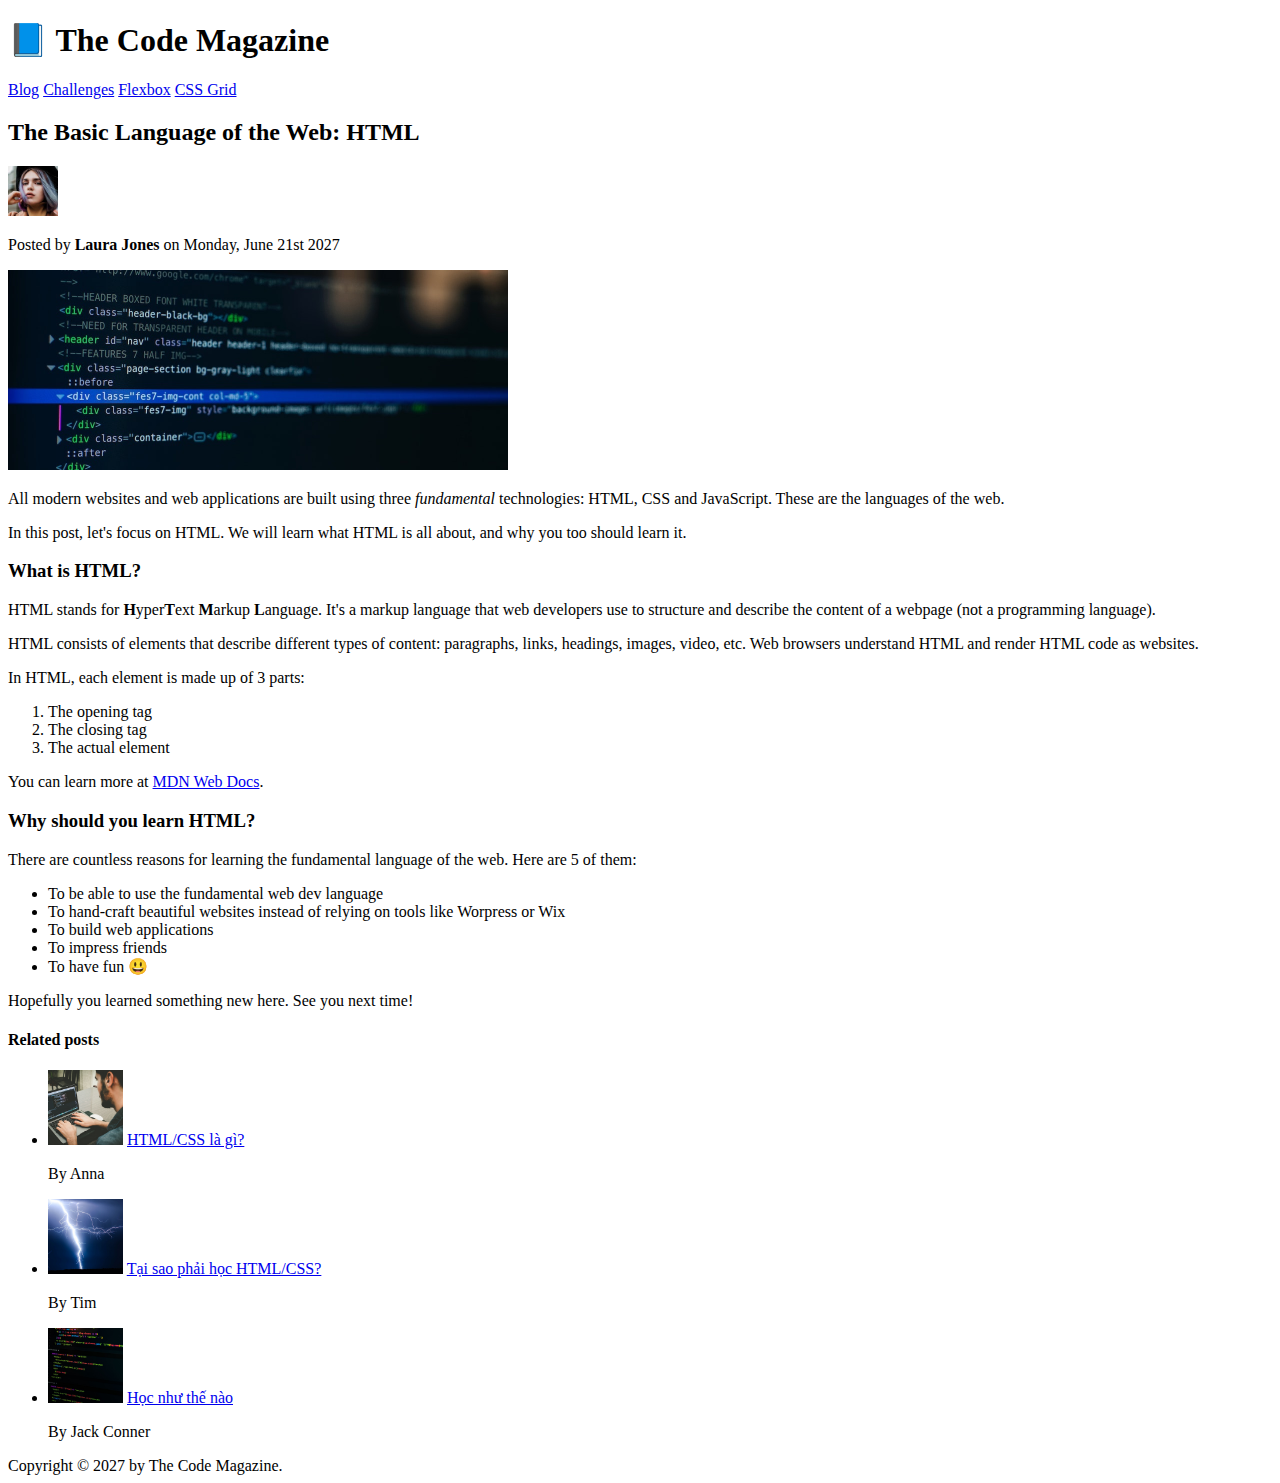
<file: 03-CSS-Fundamentals/index.html>
<!DOCTYPE html>
<html lang="en">

<head>
  <meta charset="UTF-8" />
  <title>The Basic Language of the Web: HTML</title>
</head>

<body>
  <!--
    <h1>The Basic Language of the Web: HTML</h1>
    <h2>The Basic Language of the Web: HTML</h2>
    <h3>The Basic Language of the Web: HTML</h3>
    <h4>The Basic Language of the Web: HTML</h4>
    <h5>The Basic Language of the Web: HTML</h5>
    <h6>The Basic Language of the Web: HTML</h6>
    -->
  <header>
    <h1>📘 The Code Magazine</h1>
    <nav>
      <a href="blog.html">Blog</a>
      <a href="#">Challenges</a>
      <a href="#">Flexbox</a>
      <a href="#">CSS Grid</a>
    </nav>
  </header>
  <article>
    <header>
      <h2>The Basic Language of the Web: HTML</h2>
      <img src="./img/laura-jones.jpg" alt="Headshot of Laura Jones" height="50" width="50" />
      <p>Posted by <strong>Laura Jones</strong> on Monday, June 21st 2027</p>
      <img src="./img/post-img.jpg" alt="HTML code on a screen" width="500" height="200" />
    </header>
    <p> All modern websites and web applications are built using three <em>fundamental</em> technologies: HTML, CSS and
      JavaScript. These are the languages of the web. </p>
    <p> In this post, let's focus on HTML. We will learn what HTML is all about, and why you too should learn it. </p>
    <h3>What is HTML?</h3>
    <p> HTML stands for <strong>H</strong>yper<strong>T</strong>ext <strong>M</strong>arkup <strong>L</strong>anguage.
      It's a markup language that web developers use to structure and describe the content of a webpage (not a
      programming language). </p>
    <p> HTML consists of elements that describe different types of content: paragraphs, links, headings, images, video,
      etc. Web browsers understand HTML and render HTML code as websites. </p>
    <p>In HTML, each element is made up of 3 parts:</p>
    <ol>
      <li>The opening tag</li>
      <li>The closing tag</li>
      <li>The actual element</li>
    </ol>
    <p> You can learn more at <a href="https://developer.mozilla.org/en-US/docs/Web/HTML" target="_blank">MDN Web
        Docs</a>. </p>
    <h3>Why should you learn HTML?</h3>
    <p> There are countless reasons for learning the fundamental language of the web. Here are 5 of them: </p>
    <ul>
      <li>To be able to use the fundamental web dev language</li>
      <li> To hand-craft beautiful websites instead of relying on tools like Worpress or Wix </li>
      <li>To build web applications</li>
      <li>To impress friends</li>
      <li>To have fun 😃</li>
    </ul>
    <p>Hopefully you learned something new here. See you next time!</p>
  </article>
  <aside>
    <h4> Related posts </h4>
    <ul class="list-posts">
      <li>
        <img width="75" height="75" src="./img/related-1.jpg" alt="related-1">
        <a href="#">HTML/CSS là gì?</a>
        <p>By Anna</p>
      </li>
      <li><img width="75" height="75" src="./img/related-2.jpg" alt="related-2">
        <a href="#">Tại sao phải học HTML/CSS?</a>
        <p>By Tim</p>
      </li>
      <li><img width="75" height="75" src="./img/related-3.jpg" alt="related-3">
        <a href="#"> Học như thế nào </a>
        <p>By Jack Conner</p>
      </li>
    </ul>
  </aside>
  <footer>Copyright &copy; 2027 by The Code Magazine.</footer>
</body>

</html>
</file>
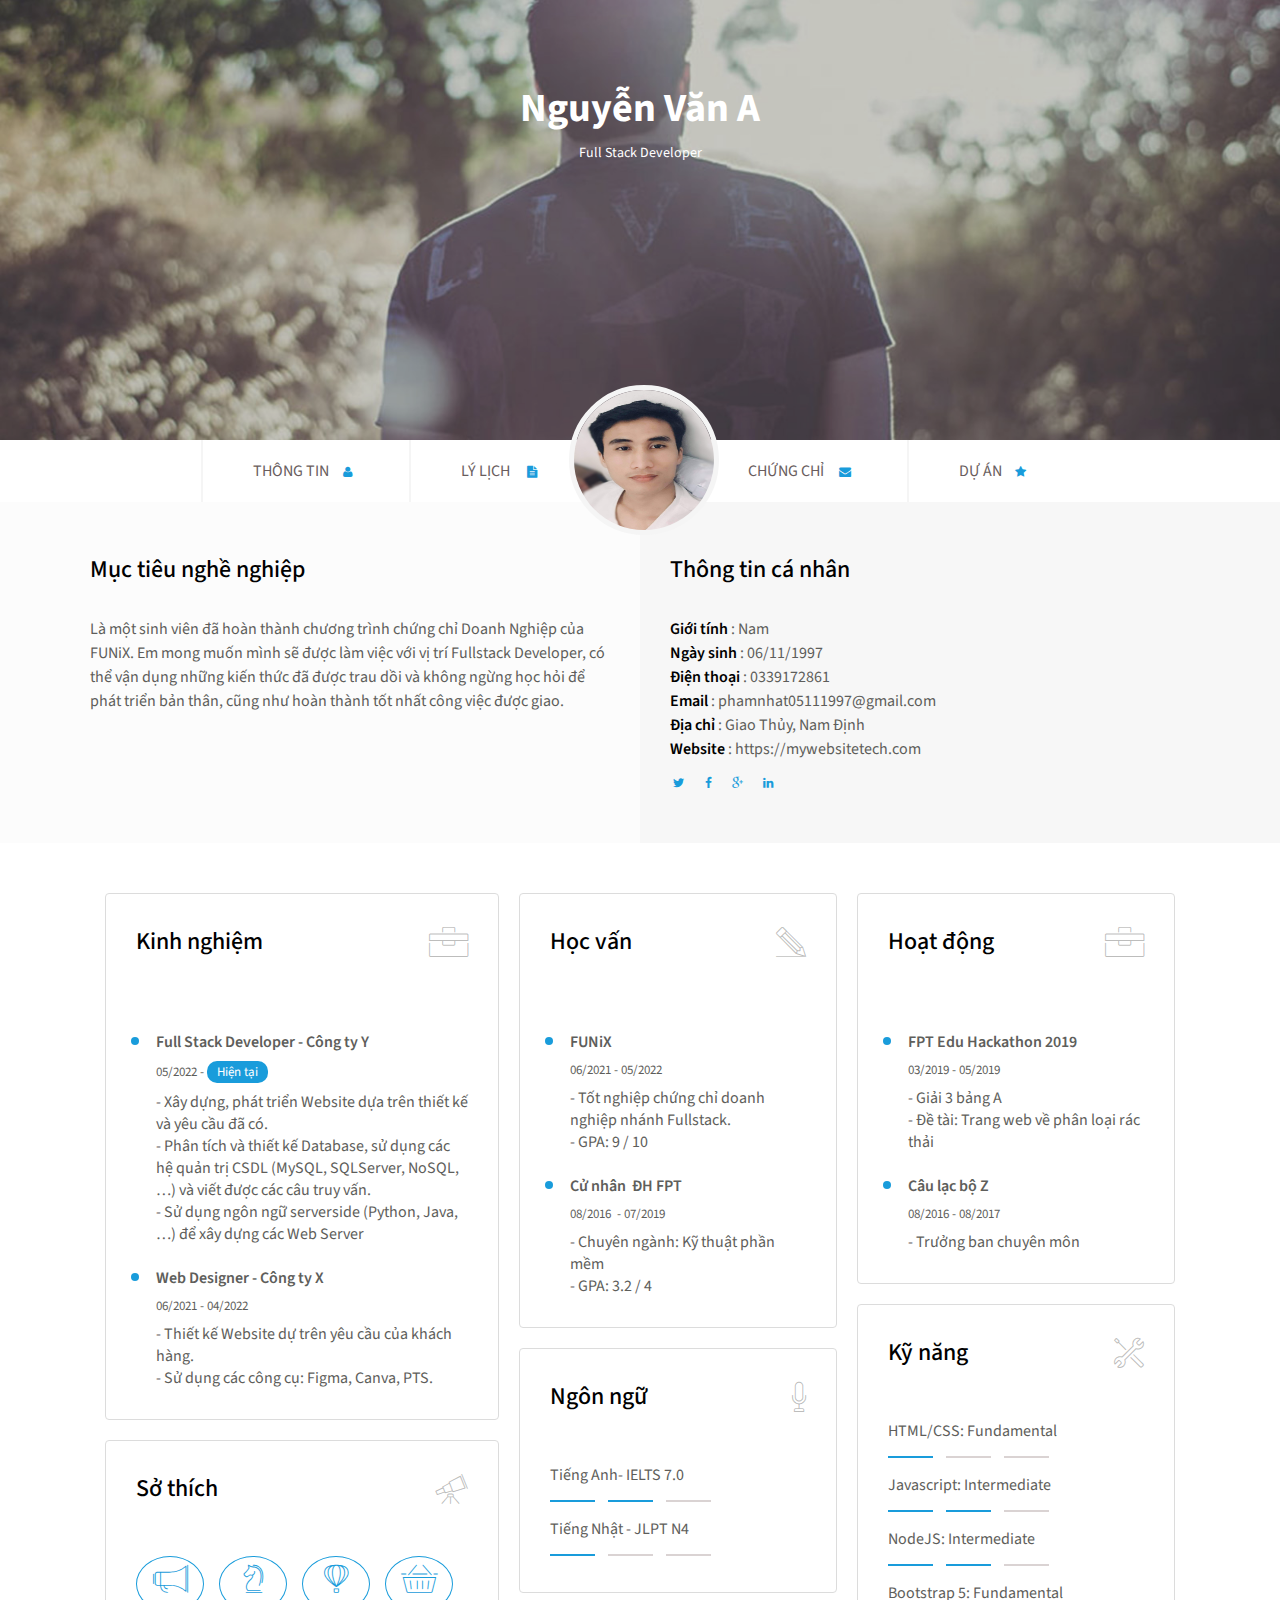
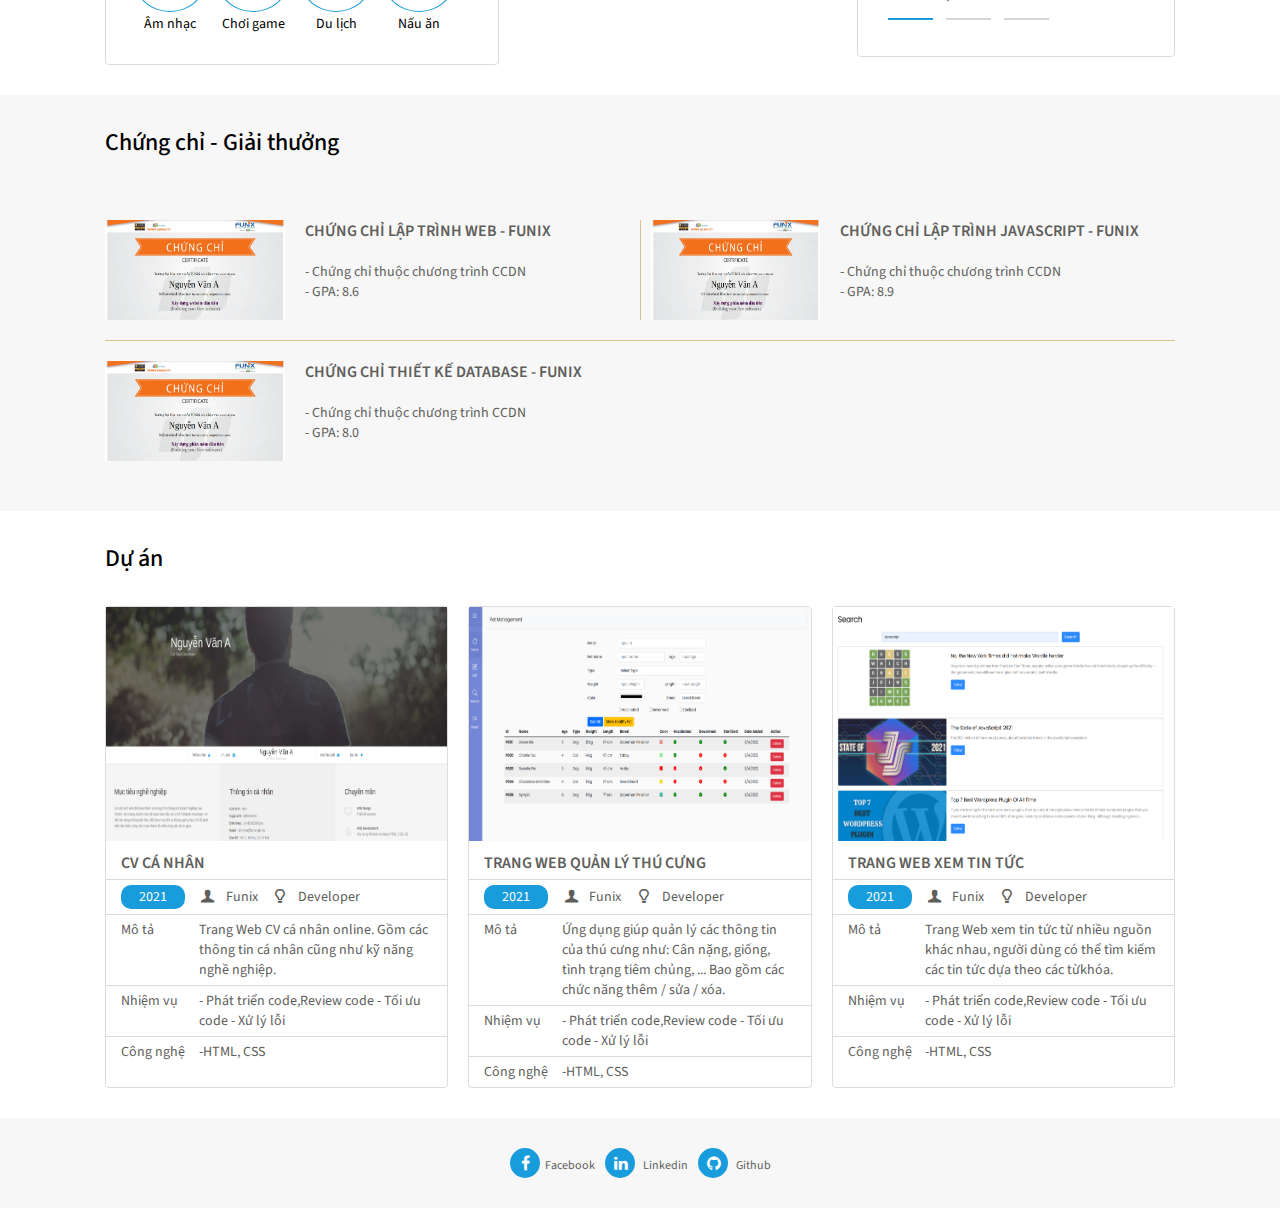
<file: Assignment2/index.html>
<!DOCTYPE html>
<html lang="en">

<head>
	<meta charset="UTF-8">
	<meta http-equiv="X-UA-Compatible" content="IE=edge">
	<meta name="viewport" content="width=device-width, initial-scale=1.0">
	<link rel="preconnect" href="https://fonts.googleapis.com">
	<link rel="preconnect" href="https://fonts.googleapis.com">
	<link rel="preconnect" href="https://fonts.gstatic.com" crossorigin>
	<link
		href="https://fonts.googleapis.com/css2?family=Roboto:ital,wght@0,100;0,300;0,400;0,500;0,700;0,900;1,100;1,300;1,400;1,500;1,700;1,900&family=Source+Sans+Pro:ital,wght@0,200;0,300;0,400;0,600;0,700;0,900;1,200;1,300;1,400;1,600;1,700;1,900&display=swap"
		rel="stylesheet">
	<link rel="stylesheet" href="./css/style.css">
	<link rel="stylesheet" href="./css/font.css">
	<title>Assignment 02</title>
</head>

<body>
	<div id="banner">
		<div class="content">
			<h1>Nguyễn Văn A</h1>
			<span>Full Stack Developer</span>
		</div>
	</div>
	<section id="nav-bar">
		<nav class="container">
			<a href="#"><span>Thông tin</span><i class="icon-user"></i></a>
			<a href="#"><span>Lý lịch</span> <i class="icon-doc-text-inv"></i></a>
			<a href="#" class="avatar">
				<img src="./images/avatar-default.jpg" alt="">
			</a>
			<a href="#"><span>Chứng chỉ</span> <i class="icon-mail-alt"></i></a>
			<a href="#"><span>Dự án</span><i class="icon-star-1"></i></a>
		</nav>
	</section>
	<section id="about">
		<div class="container">
			<div id="target">
				<div class="container-target">
					<h1 class="section-title">Mục tiêu nghề nghiệp</h1>
					<p> Là một sinh viên đã hoàn thành chương trình chứng chỉ Doanh Nghiệp của FUNiX. Em mong muốn mình
						sẽ được làm việc với vị trí Fullstack Developer, có thể vận dụng những kiến thức đã được trau
						dồi và không ngừng học hỏi để phát triển bản thân, cũng như hoàn thành tốt nhất công việc được
						giao. </p>
				</div>
			</div>
			<div id="personal-info" class="bg-grey">
				<h1 class="section-title">Thông tin cá nhân</h1>
				<ul class="mt-40 info">
					<li><span>Giới tính</span> : Nam</li>
					<li><span>Ngày sinh</span> : 06/11/1997</li>
					<li><span>Điện thoại</span> : 0339172861</li>
					<li><span>Email</span> : phamnhat05111997@gmail.com</li>
					<li><span>Địa chỉ</span> : Giao Thủy, Nam Định</li>
					<li><span>Website</span> : https://mywebsitetech.com</li>
				</ul>
				<div class="icons-personal-info">
					<a href="#">
						<i class="icon-twitter"></i>
					</a>
					<a href="#">
						<i class="icon-facebook"></i>
					</a>
					<a href="#">
						<i class="icon-gplus"></i>
					</a>
					<a href="#">
						<i class="icon-linkedin"></i>
					</a>
				</div>
			</div>
		</div>
	</section>
	<section id="job-info">
		<div class="container">
			<div>
				<div class="box-job-info">
					<div class="title-job-info">
						<h2>Kinh nghiệm</h2>
						<i class="ic-toolbox"></i>
					</div>
					<ul class="list-job-info">
						<li>
							<p class="name-company">Full Stack Developer - Công ty Y</p>
							<p class="time-company">05/2022 - <span class="now">Hiện tại</span></p>
							<p> -­ Xây dựng, phát triển Website dựa trên thiết kế và yêu cầu đã có. </p>
							<p> - Phân tích và thiết kế Database, sử dụng các hệ quản trị CSDL (MySQL, SQLServer, NoSQL,
								…) và viết được các câu truy vấn. </p>
							<p> - Sử dụng ngôn ngữ server­side (Python, Java, …) để xây dựng các Web Server </p>
						</li>
						<li>
							<p class="name-company">Web Designer - Công ty X</p>
							<p class="time-company">06/2021 - ­04/2022</span></p>
							<p> -­ Thiết kế Website dự trên yêu cầu của khách hàng. </p>
							<p> - Sử dụng các công cụ: Figma, Canva, PTS. </p>
						</li>
					</ul>
				</div>
				<div class="box-job-info">
					<div class="title-job-info">
						<h2>Sở thích</h2>
						<i class="ic-telescope"></i>
					</div>
					<div class="interests">
						<div class="item-interests">
							<div>
								<i class="ic-megaphone"></i>
							</div>
							<span>Âm nhạc</span>
						</div>
						<div class="item-interests">
							<div>
								<i class="ic-strategy"></i>
							</div>
							<span>Chơi game</span>
						</div>
						<div class="item-interests">
							<div>
								<i class="ic-hotairballoon"></i>
							</div>
							<span>Du lịch</span>
						</div>
						<div class="item-interests">
							<div>
								<i class="ic-basket"></i>
							</div>
							<span>Nấu ăn</span>
						</div>
					</div>
				</div>
			</div>
			<div>
				<div class="box-job-info">
					<div class="title-job-info">
						<h2>Học vấn</h2>
						<i class="ic-pencil"></i>
					</div>
					<ul class="list-job-info">
						<li>
							<p class="name-company">FUNiX</p>
							<p class="time-company">06/2021 - 05/2022</p>
							<p> -­ Tốt nghiệp chứng chỉ doanh nghiệp nhánh Fullstack. </p>
							<p> - GPA: 9 / 10 </p>
						</li>
						<li>
							<p class="name-company">Cử nhân ­ ĐH FPT</p>
							<p class="time-company">08/2016 ­ - 07/2019</p>
							<p> -­ Chuyên ngành: Kỹ thuật phần mềm </p>
							<p> - GPA: 3.2 / 4 </p>
						</li>
					</ul>
				</div>
				<div class="box-job-info">
					<div class="title-job-info">
						<h2>Ngôn ngữ</h2>
						<i class="ic-mic"></i>
					</div>
					<p class="titles-name"> Tiếng Anh- IELTS 7.0 </p>
					<span class="rank-active"></span>
					<span class="rank-active"></span>
					<span class="rank-inactive"></span>
					<p class="titles-name"> Tiếng Nhật - JLPT N4 </p>
					<span class="rank-active"></span>
					<span class="rank-inactive"></span>
					<span class="rank-inactive"></span>
				</div>
			</div>
			<div>
				<div class="box-job-info">
					<div class="title-job-info">
						<h2>Hoạt động</h2>
						<i class="ic-toolbox"></i>
					</div>
					<ul class="list-job-info">
						<li>
							<p class="name-company">FPT Edu Hackathon 2019</p>
							<p class="time-company">03/2019 - 05/2019 </p>
							<p> -­ Giải 3 bảng A </p>
							<p> - Đề tài: Trang web về phân loại rác thải </p>
						</li>
						<li>
							<p class="name-company">Câu lạc bộ Z</p>
							<p class="time-company">08/2016 - 08/2017</p>
							<p> -­ Trưởng ban chuyên môn </p>
						</li>
					</ul>
				</div>
				<div class="box-job-info">
					<div class="title-job-info">
						<h2>Kỹ năng</h2>
						<i class="ic-tools-2"></i>
					</div>
					<p class="titles-name">HTML/CSS: Fundamental</p>
					<span class="rank-active"></span>
					<span class="rank-inactive"></span>
					<span class="rank-inactive"></span>
					<p class="titles-name"> Javascript: Intermediate </p>
					<span class="rank-active"></span>
					<span class="rank-active"></span>
					<span class="rank-inactive"></span>
					<p class="titles-name"> NodeJS: Intermediate </p>
					<span class="rank-active"></span>
					<span class="rank-active"></span>
					<span class="rank-inactive"></span>
					<p class="titles-name"> Bootstrap 5: Fundamental </p>
					<span class="rank-active"></span>
					<span class="rank-inactive"></span>
					<span class="rank-inactive"></span>
				</div>
			</div>
		</div>
	</section>
	<section id="certificate" class="bg-grey">
		<div class="container">
			<h1 class="section-title"> Chứng chỉ - Giải thưởng </h1>
			<div class="box-certificate">
				<div class="certificate-top">
					<div class="item-certificate">
						<img src="./images/Cert_WEB.png" alt="web">
						<div class="content-item-certificate">
							<h3>Chứng chỉ lập trình Web - Funix</h3>
							<p>- Chứng chỉ thuộc chương trình CCDN</p>
							<p>- GPA: 8.6</p>
						</div>
					</div>
					<div class="item-certificate">
						<img src="./images/Cert_PRF.png" alt="Javascript">
						<div class="content-item-certificate">
							<h3>Chứng chỉ lập trình Javascript - Funix</h3>
							<p>- Chứng chỉ thuộc chương trình CCDN</p>
							<p>- GPA: 8.9</p>
						</div>
					</div>
				</div>
				<div class="certificate-bottom">
					<div class="item-certificate">
						<img src="./images/Cert_PRF.png" alt="database">
						<div class="content-item-certificate">
							<h3>Chứng chỉ thiết kế DATABASE - Funix</h3>
							<p>- Chứng chỉ thuộc chương trình CCDN</p>
							<p>- GPA: 8.0</p>
						</div>
					</div>
				</div>
			</div>
		</div>
	</section>
	<section id="project">
		<div class="container">
			<h1 class="section-title"> Dự án </h1>
			<div class="project-box">
				<div class="project-item">
					<img src="./images/project_1.png" alt="project1">
					<div class="content-project">
						<div class="name-project">
							<p>CV CÁ NHÂN</p>
						</div>
						<div class="time">
							<p class="time-items year">2021</p>
							<p><i class="icon-user-1"></i><span>Funix</span></p>
							<p><i class="icon-lamp"></i><span>Developer</span></p>
						</div>
						<div class="description">
							<span>Mô tả</span>
							<p>Trang Web CV cá nhân online. Gồm các thông tin cá nhân cũng như kỹ năng nghề nghiệp.</p>
						</div>
						<div class="action">
							<span>Nhiệm vụ</span>
							<p>- Phát triển code,Review code - Tối ưu code - Xử lý lỗi</p>
						</div>
						<div class="tech">
							<span>Công nghệ</span>
							<p>-HTML, CSS</p>
						</div>
					</div>
				</div>
				<div class="project-item">
					<img src="./images/project_2.png" alt="project1">
					<div class="content-project">
						<div class="name-project">
							<p>TRANG WEB QUẢN LÝ THÚ CƯNG</p>
						</div>
						<div class="time">
							<p class="time-items year">2021</p>
							<p><i class="icon-user-1"></i><span>Funix</span></p>
							<p><i class="icon-lamp"></i><span>Developer</span></p>
						</div>
						<div class="description">
							<span>Mô tả</span>
							<p> Ứng dụng giúp quản lý các thông tin của thú cưng như: Cân nặng, giống, tình trạng tiêm
								chủng, ... Bao gồm các chức năng thêm / sửa / xóa.</p>
						</div>
						<div class="action">
							<span>Nhiệm vụ</span>
							<p>- Phát triển code,Review code - Tối ưu code - Xử lý lỗi</p>
						</div>
						<div class="tech">
							<span>Công nghệ</span>
							<p>-HTML, CSS</p>
						</div>
					</div>
				</div>
				<div class="project-item">
					<img src="./images/project_3.png" alt="project1">
					<div class="content-project">
						<div class="name-project">
							<p>TRANG WEB XEM TIN TỨC</p>
						</div>
						<div class="time">
							<p class="time-items year">2021</p>
							<p><i class="icon-user-1"></i><span>Funix</span></p>
							<p><i class="icon-lamp"></i><span>Developer</span></p>
						</div>
						<div class="description">
							<span>Mô tả</span>
							<p>Trang Web xem tin tức từ nhiều nguồn khác nhau, người dùng có thể tìm kiếm các tin tức
								dựa theo các từkhóa. </p>
						</div>
						<div class="action">
							<span>Nhiệm vụ</span>
							<p>- Phát triển code,Review code - Tối ưu code - Xử lý lỗi</p>
						</div>
						<div class="tech">
							<span>Công nghệ</span>
							<p>-HTML, CSS</p>
						</div>
					</div>
				</div>
			</div>
		</div>
	</section>
	<section id="footer" class="bg-grey">
		<div class="container">
			<ul>
				<li>
					<a href="#">
						<div><i class="icon-facebook"></i></div><span>Facebook</span>
					</a>
				</li>
				<li><a href="#">
						<div><i class="icon-linkedin"></i></div> <span>Linkedin</span>
					</a>
				</li>
				<li><a href="#">
						<div><i class="icon-github-circled"></i></div> <span>Github</span>
					</a>
				</li>
			</ul>
		</div>
	</section>
</body>

</html>
</file>
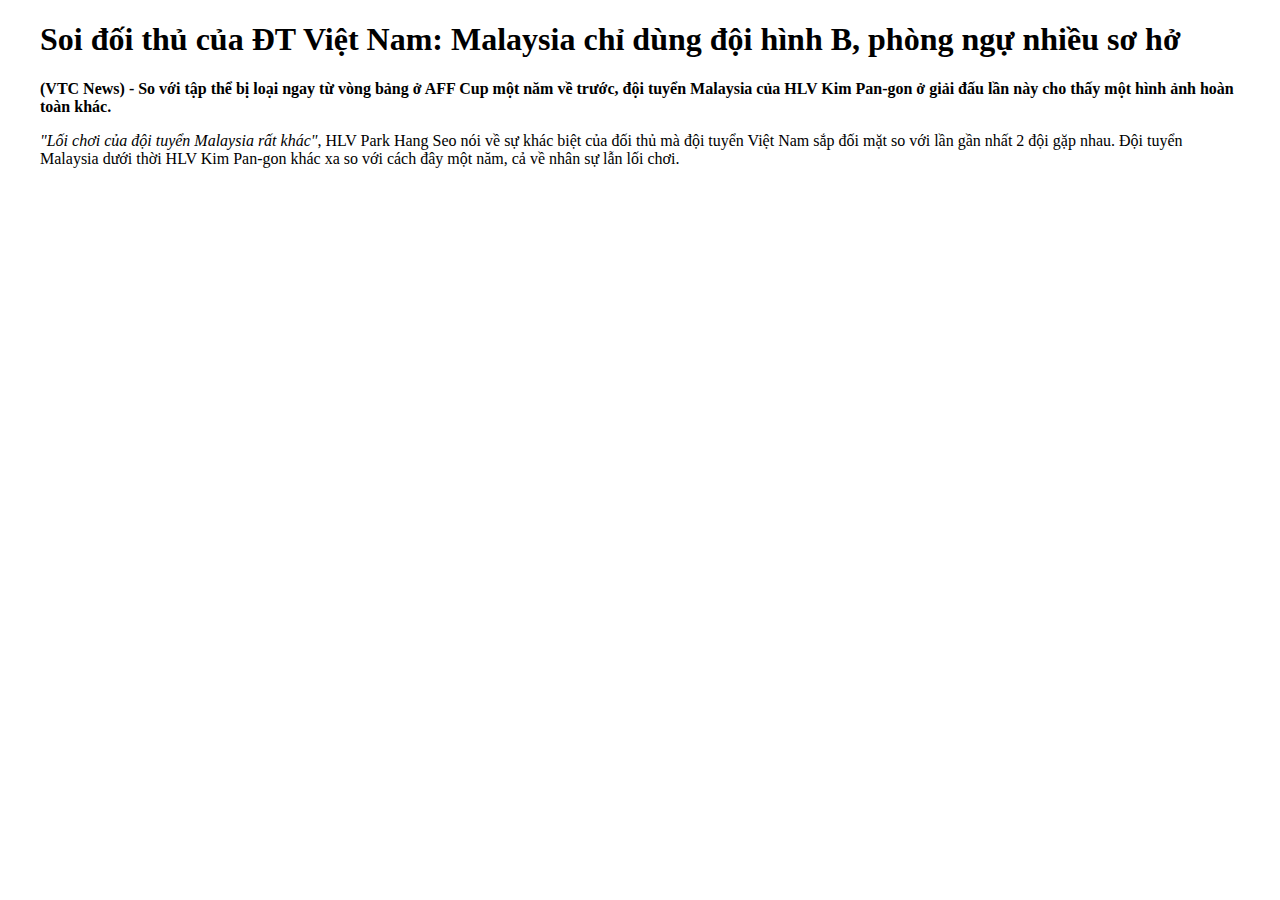
<file: Lab1/index.html>
<!DOCTYPE html>
<!-- Cho trình duyệt biết bạn đang ử dụng HTML -->
<html lang="en">
<!-- Chỉ định ngôn ngữ của nội dung phần tử -->

<head>
    <meta charset="UTF-8">
    <!-- Định dạng chuyển đổi UniCode, xác định kiểu mã hóa ký tự -->
    <meta name=”google” content=”nositelinkssearchbox” />
    <!-- Hộp tìm kiếm cho đường liên kết trang web là một cách nhanh
    chóng để mọi người tìm kiếm thông tin có trong trang web hoặc ứng dụng của bạn ngay trên trang kết quả tìm kiếm -->
    <meta name=”title” content=”mô tả” />
    <!-- tiêu đề này sẽ được hiển thị khi tìm kiếm trên Google -->
    <meta name=”description” content=”mô tả” />
    <!-- Meta Description là thẻ mô tả tóm tắt nội dung của website -->
    <meta name=”robots” content=”noodp,index,follow” />
    <!-- Meta Robots là thẻ khai báo cho bộ máy tìm kiếm nhìn nhận về website của bạn -->
    <meta http-equiv="X-UA-Compatible" content="IE=edge">
    <!-- Thẻ Meta X-UA-Compatible cho phép các tác giả web chọn phiên bản của Internet Explorer phiên bản nên được hiển thị dưới dạng -->
    <meta name="viewport" content="width=device-width, initial-scale=1.0">
    <!-- Thẻ này thông báo cho trình duyệt biết cách hiển thị một trang Web trên thiết bị di động -->
    <title>Lab 1.1</title>
    <!-- Tiêu đề của trang web -->
    <style>
        body {
            margin: 10px auto;
            max-width: 1200px;
        }
    </style>
</head>

<body>
    <h1>Soi đối thủ của ĐT Việt Nam: Malaysia chỉ dùng đội hình B, phòng ngự nhiều sơ hở</h1>
    <p>
        <b>(VTC News) - So với tập thể bị loại ngay từ vòng bảng ở AFF Cup một năm về trước, đội tuyển Malaysia của HLV
            Kim Pan-gon ở giải đấu lần này cho thấy một hình ảnh hoàn toàn khác.</b>
    </p>
    <p> <em>"Lối chơi của đội tuyển Malaysia rất khác"</em>, HLV Park Hang Seo nói về sự khác biệt của đối thủ mà đội
        tuyển Việt Nam sắp đối mặt so với lần gần nhất 2 đội gặp nhau. Đội tuyển Malaysia dưới thời HLV Kim Pan-gon khác
        xa so với cách đây một năm, cả về nhân sự lẫn lối chơi. </p>
</body>

</html>
</file>
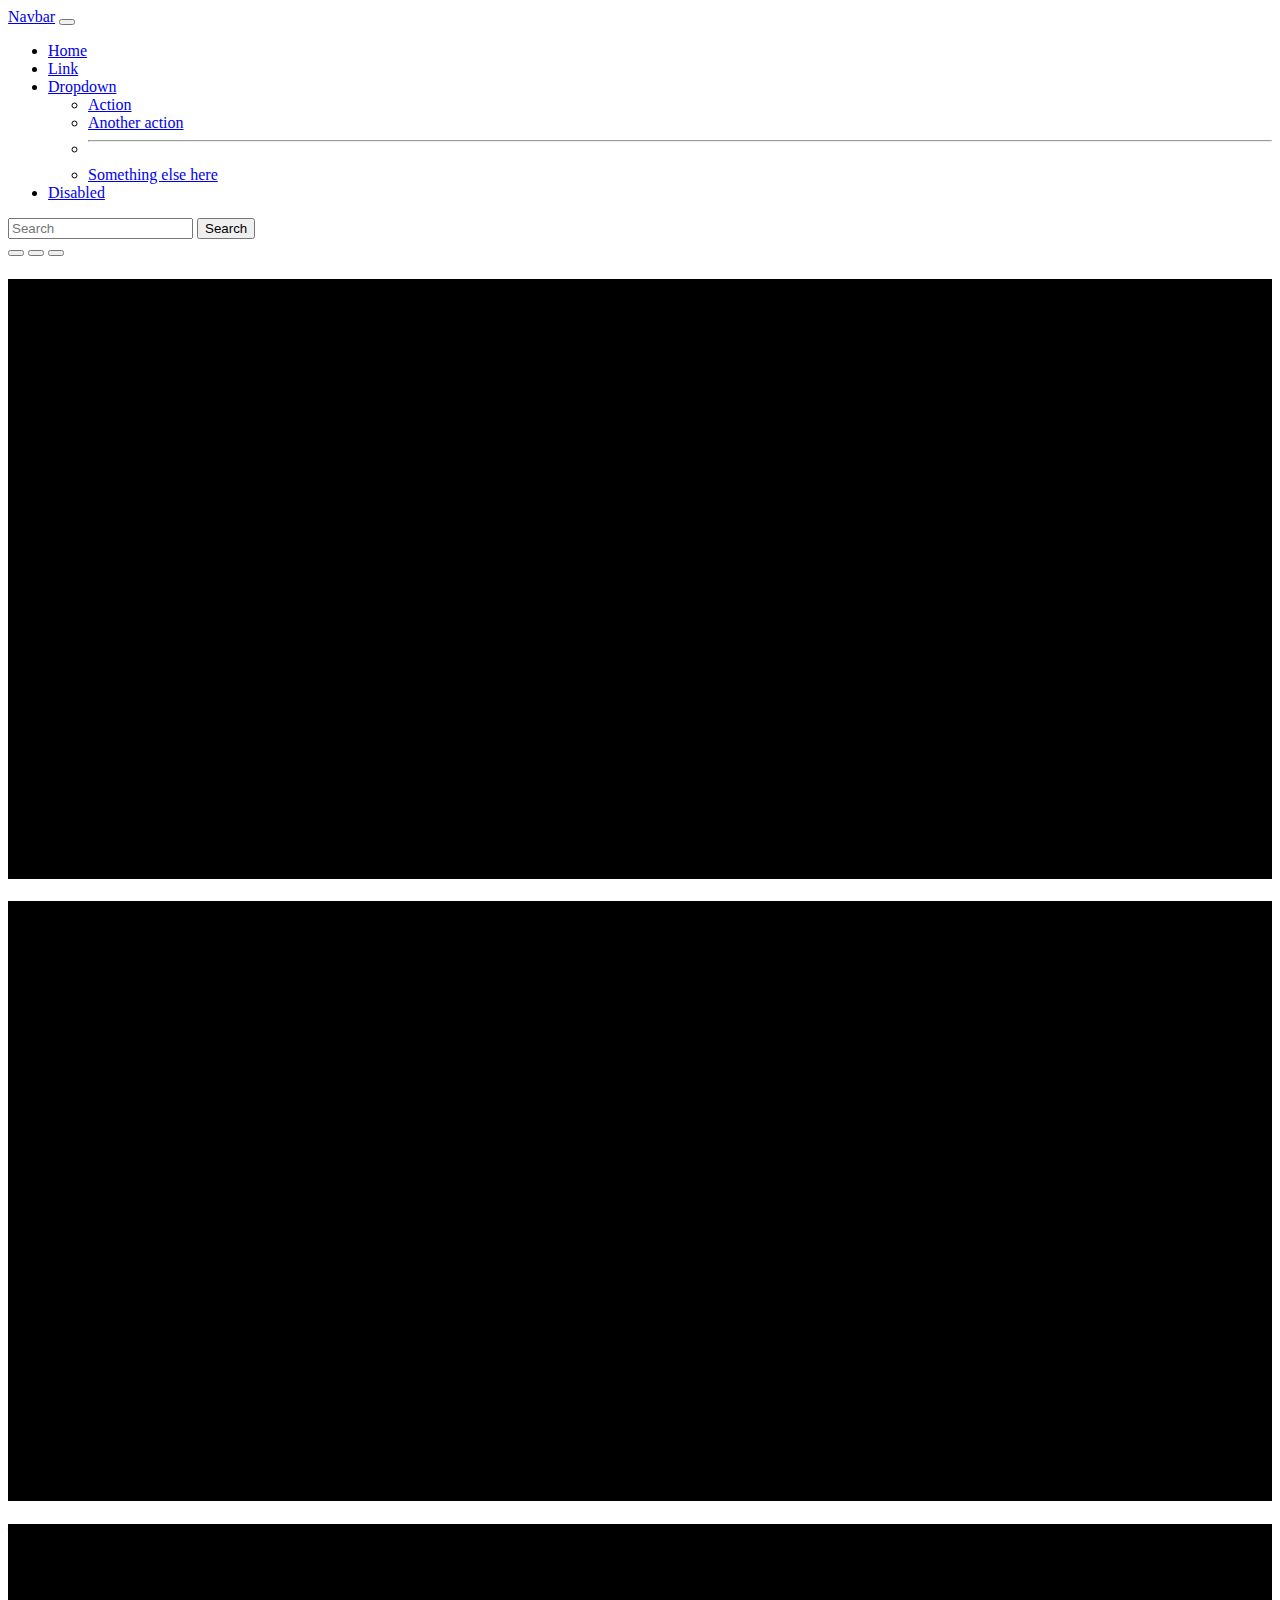
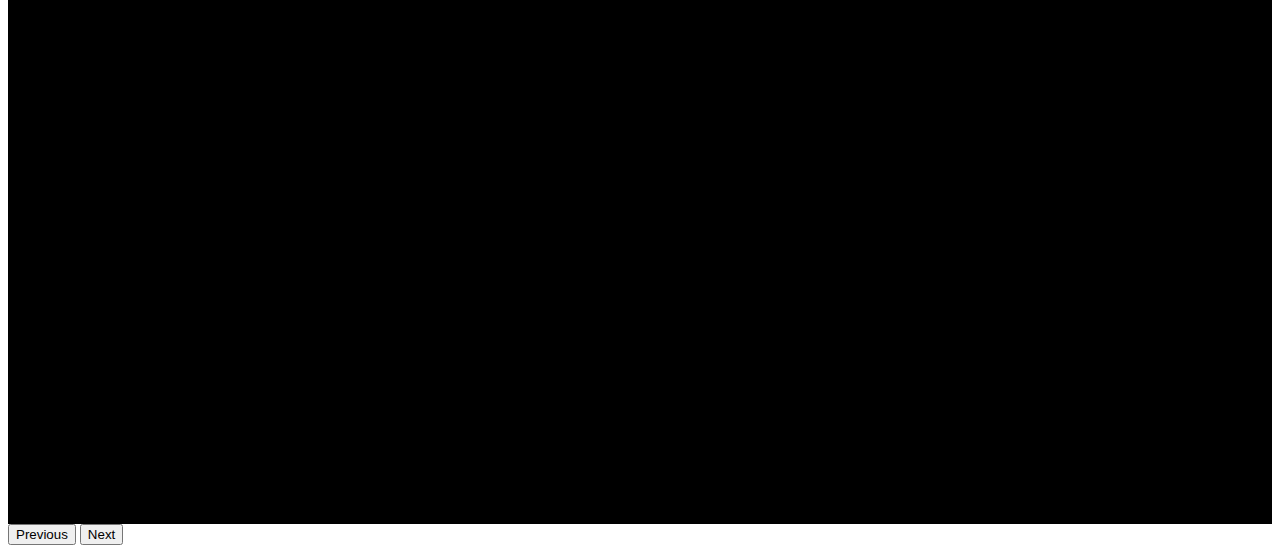
<file: Lab12/index.html>
<!DOCTYPE html>
<html lang="en">

<head>
    <meta charset="UTF-8">
    <meta http-equiv="X-UA-Compatible" content="IE=edge">
    <meta name="viewport" content="width=device-width, initial-scale=1.0">
    <title>Lab12.1</title>
    <link href="https://cdn.jsdelivr.net/npm/bootstrap@5.3.0-alpha1/dist/css/bootstrap.min.css" rel="stylesheet"
        integrity="sha384-GLhlTQ8iRABdZLl6O3oVMWSktQOp6b7In1Zl3/Jr59b6EGGoI1aFkw7cmDA6j6gD" crossorigin="anonymous">
    <link rel="stylesheet" href="style.css">
</head>

<body>
    <header>
        <nav class="navbar navbar-expand-lg navbar-dark bg-dark">
            <div class="container-fluid">
              <a class="navbar-brand" href="#">Navbar</a>
              <button class="navbar-toggler" type="button" data-bs-toggle="collapse" data-bs-target="#navbarSupportedContent" aria-controls="navbarSupportedContent" aria-expanded="false" aria-label="Toggle navigation">
                <span class="navbar-toggler-icon"></span>
              </button>
              <div class="collapse navbar-collapse" id="navbarSupportedContent">
                <ul class="navbar-nav me-auto mb-2 mb-lg-0">
                  <li class="nav-item">
                    <a class="nav-link active" aria-current="page" href="#">Home</a>
                  </li>
                  <li class="nav-item">
                    <a class="nav-link" href="#">Link</a>
                  </li>
                  <li class="nav-item dropdown">
                    <a class="nav-link dropdown-toggle" href="#" id="navbarDropdown" role="button" data-bs-toggle="dropdown" aria-expanded="false">
                      Dropdown
                    </a>
                    <ul class="dropdown-menu" aria-labelledby="navbarDropdown">
                      <li><a class="dropdown-item" href="#">Action</a></li>
                      <li><a class="dropdown-item" href="#">Another action</a></li>
                      <li><hr class="dropdown-divider"></li>
                      <li><a class="dropdown-item" href="#">Something else here</a></li>
                    </ul>
                  </li>
                  <li class="nav-item">
                    <a class="nav-link disabled" href="#" tabindex="-1" aria-disabled="true">Disabled</a>
                  </li>
                </ul>
                <form class="d-flex">
                  <input class="form-control me-2" type="search" placeholder="Search" aria-label="Search">
                  <button class="btn btn-outline-success" type="submit">Search</button>
                </form>
              </div>
            </div>
          </nav>
    </header>
    <main>
        <div id="carouselExampleCaptions" class="carousel slide" data-bs-ride="carousel">
            <div class="carousel-indicators">
              <button type="button" data-bs-target="#carouselExampleCaptions" data-bs-slide-to="0" class="active" aria-current="true" aria-label="Slide 1"></button>
              <button type="button" data-bs-target="#carouselExampleCaptions" data-bs-slide-to="1" aria-label="Slide 2"></button>
              <button type="button" data-bs-target="#carouselExampleCaptions" data-bs-slide-to="2" aria-label="Slide 3"></button>
            </div>
            <div class="carousel-inner">
              <div class="carousel-item active bg-img1">
                <div class="carousel-caption d-none d-md-block">
                  <h5>First slide label</h5>
                  <p>Some representative placeholder content for the first slide.</p>
                </div>
              </div>
              <div class="carousel-item bg-img2">
                <div class="carousel-caption d-none d-md-block">
                  <h5>Second slide label</h5>
                  <p>Some representative placeholder content for the second slide.</p>
                </div>
              </div>
              <div class="carousel-item bg-img3">
                <div class="carousel-caption d-none d-md-block">
                  <h5>Third slide label</h5>
                  <p>Some representative placeholder content for the third slide.</p>
                </div>
              </div>
            </div>
            <button class="carousel-control-prev" type="button" data-bs-target="#carouselExampleCaptions" data-bs-slide="prev">
              <span class="carousel-control-prev-icon" aria-hidden="true"></span>
              <span class="visually-hidden">Previous</span>
            </button>
            <button class="carousel-control-next" type="button" data-bs-target="#carouselExampleCaptions" data-bs-slide="next">
              <span class="carousel-control-next-icon" aria-hidden="true"></span>
              <span class="visually-hidden">Next</span>
            </button>
          </div>
    </main>
    
    <script src="https://cdn.jsdelivr.net/npm/bootstrap@5.3.0-alpha1/dist/js/bootstrap.bundle.min.js"
        integrity="sha384-w76AqPfDkMBDXo30jS1Sgez6pr3x5MlQ1ZAGC+nuZB+EYdgRZgiwxhTBTkF7CXvN"
        crossorigin="anonymous"></script>
</body>

</html>
</file>
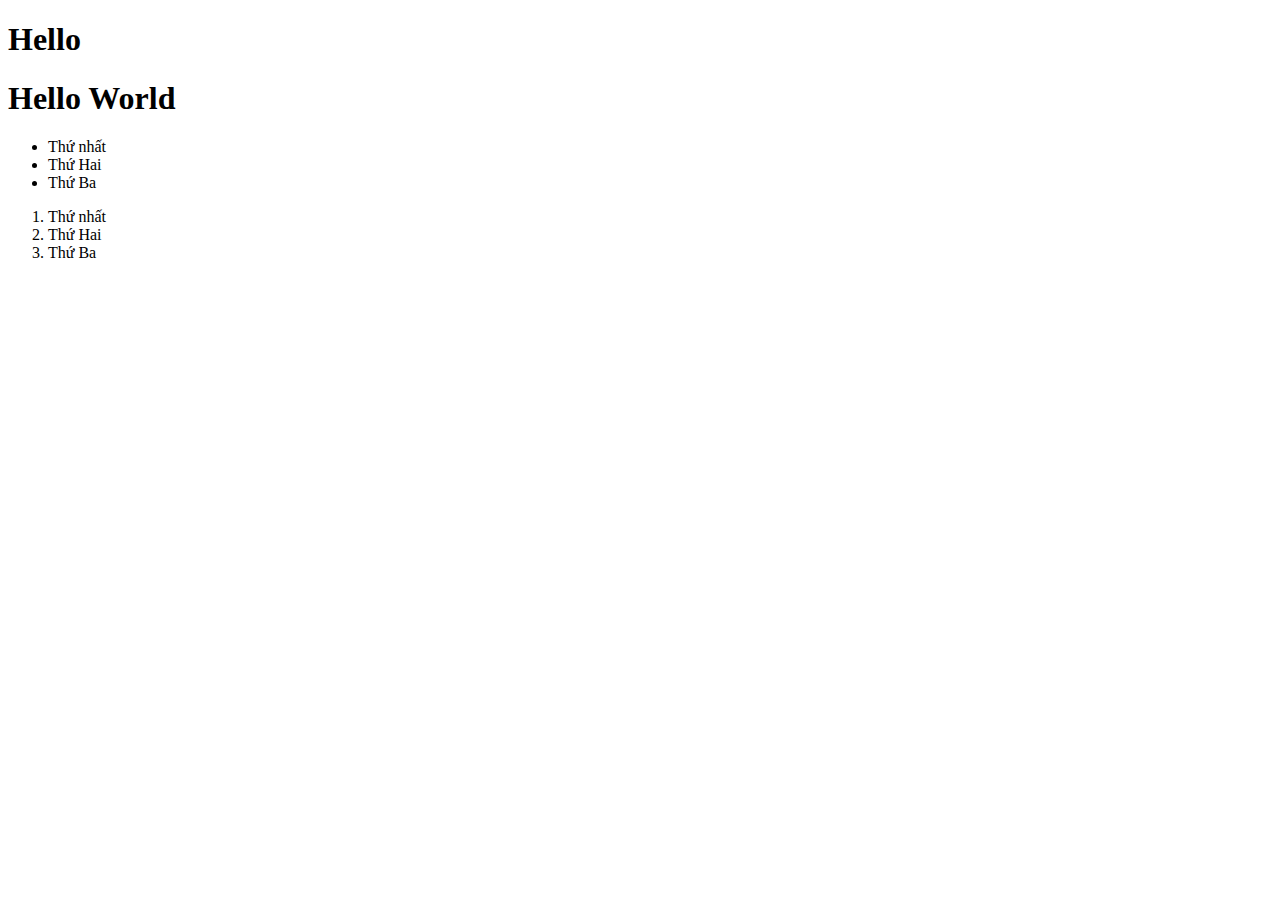
<file: Lab2.1/index.html>
<!DOCTYPE html>
<html lang="en">

<head>
    <meta charset="UTF-8">
    <meta http-equiv="X-UA-Compatible" content="IE=edge">
    <meta name="viewport" content="width=device-width, initial-scale=1.0">
    <title>Lab2.1</title>
</head>

<body>
    <h1>Hello</h1>
    <h1>Hello World</h1>
    <!-- danh sách không theo thứ tự -->
    <ul>
        <li>Thứ nhất</li>
        <li>Thứ Hai</li>
        <li>Thứ Ba</li>
    </ul>
    <!-- danh sách theo thứ tự -->
    <ol>
        <li>Thứ nhất</li>
        <li>Thứ Hai</li>
        <li>Thứ Ba</li>
    </ol>
</body>

</html>
</file>
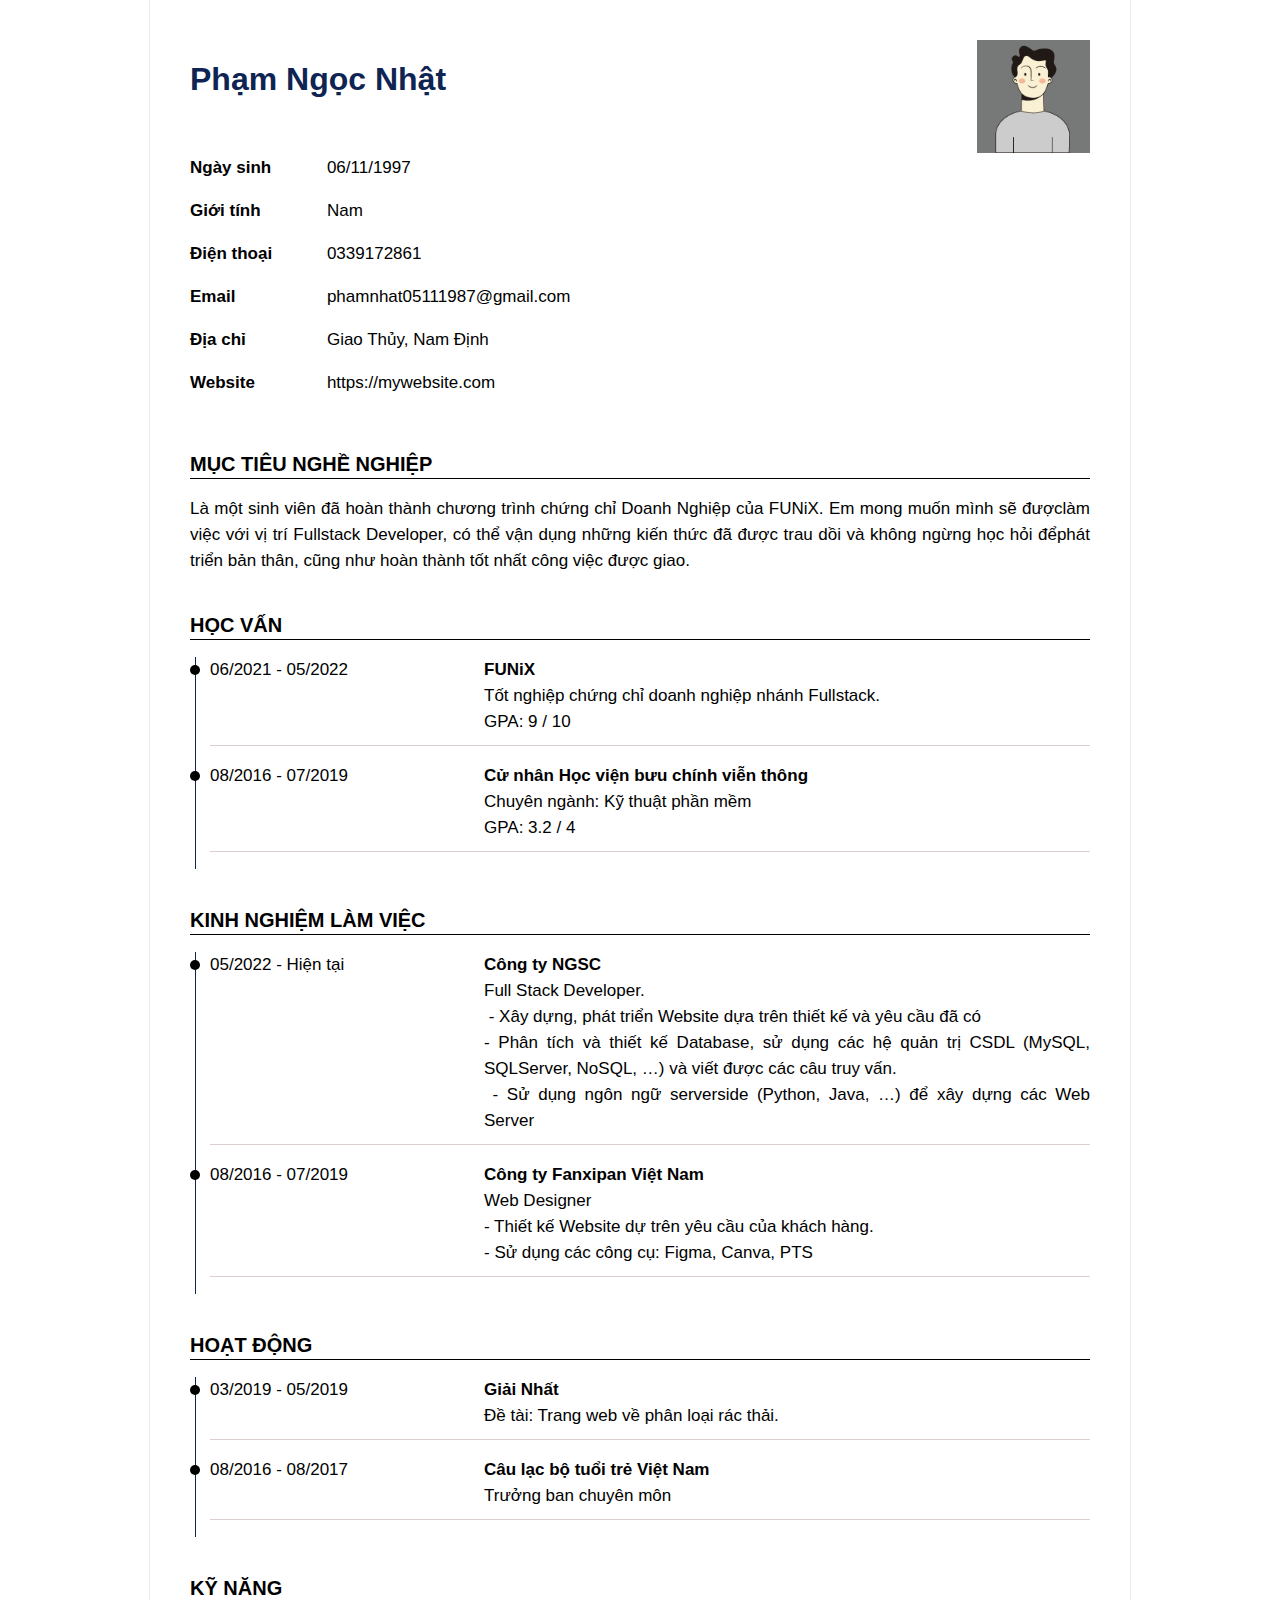
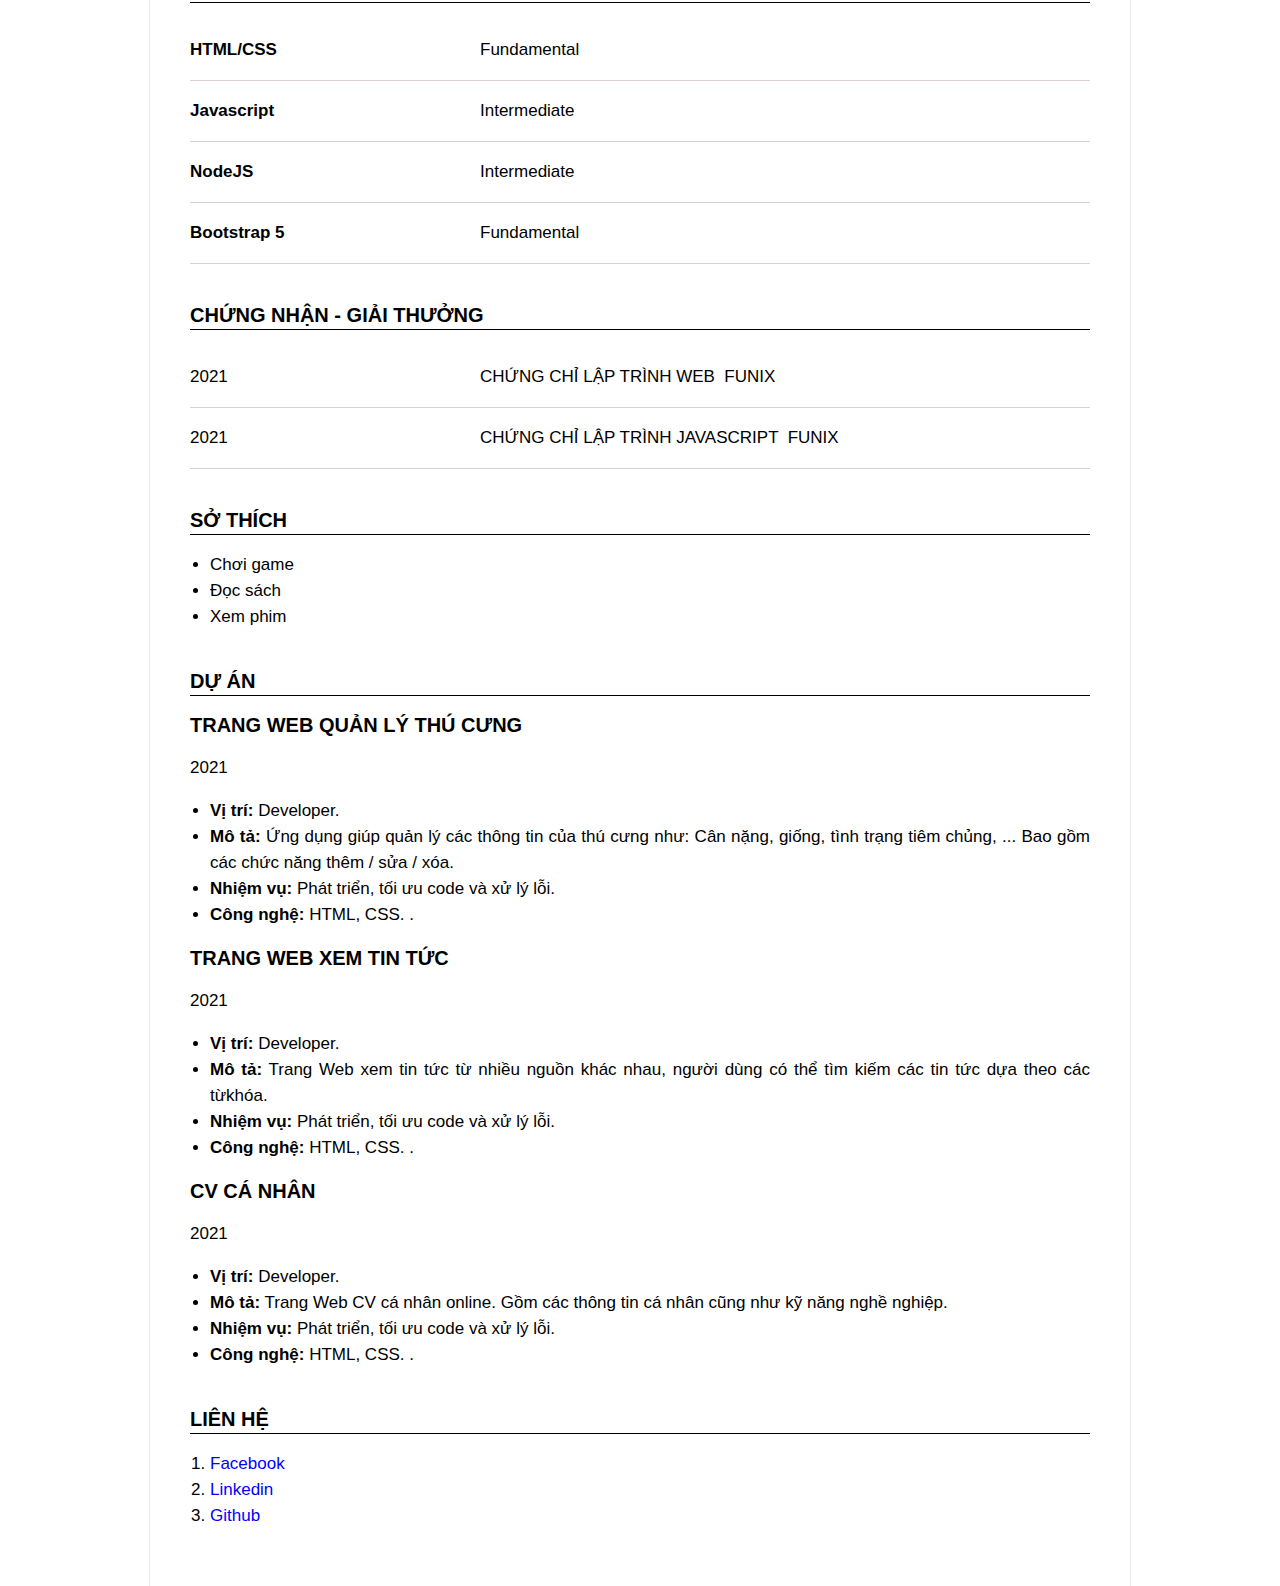
<file: Assignment1/nhatpnxm02030@funix.edu.vn_WEB101x_2.2-A_VN - Assignment 1/index.html>
<!DOCTYPE html>
<html lang="en">

<head>
	<meta charset="utf-8" />
	<title>Assignment 01</title>
	<meta name="robots" content="noindex" />
	<link rel="stylesheet" href="./css/styles.css" />
</head>

<body>
	<div class="cv-document">
		<div class="cv-page">
			<div class="section" id="info">
				<h1 class="name-student">Phạm Ngọc Nhật</h1>
				<h2 class="section-title"></h2>
				<div class="section-content">
					<div class="left-info">
						<div class="lists-title-info">
							<p class="title-info-item">Ngày sinh</p>
							<p class="title-info-item">Giới tính</p>
							<p class="title-info-item">Điện thoại</p>
							<p class="title-info-item">Email</p>
							<p class="title-info-item">Địa chỉ</p>
							<p class="title-info-item">Website</p>
						</div>
						<div class="contents-info">
							<p class="content-info-item"> 06/11/1997 </p>
							<p class="content-info-item"> Nam </p>
							<p class="content-info-item"> 0339172861 </p>
							<p class="content-info-item"> phamnhat05111987@gmail.com </p>
							<p class="content-info-item"> Giao Thủy, Nam Định </p>
							<p class="content-info-item"> https://mywebsite.com </p>
						</div>
					</div>
					<div class="avatar-user">
						<img src="./images/default-avatar.png" alt="avatar-user" width="113" height="113">
					</div>
				</div>
			</div>
			<div class="section" id="target">
				<h2 class="section-title">Mục tiêu nghề nghiệp</h2>
				<div class="section-content">
					<p>Là một sinh viên đã hoàn thành chương trình chứng chỉ Doanh Nghiệp của FUNiX. Em mong muốn mình
						sẽ đượclàm việc với vị trí Fullstack Developer, có thể vận dụng những kiến thức đã được trau dồi
						và không ngừng học hỏi đểphát triển bản thân, cũng như hoàn thành tốt nhất công việc được giao.
					</p>
				</div>
			</div>
			<div class="section" id="education">
				<h2 class="section-title">Học vấn</h2>
				<div class="section-content">
					<div class="timeline">
						<ul>
							<li>
								<div class="contents">
									<span class="time-title"> 06/2021 - 05/2022 </span>
									<div class="content-timeline">
										<p class="name-works">FUNiX</p>
										<p class="description-works">Tốt nghiệp chứng chỉ doanh nghiệp nhánh Fullstack.
										</p>
										<p class="note">GPA: 9 / 10</p>
									</div>
								</div>
							</li>
							<li>
								<div class="contents">
									<span class="time-title">08/2016 - 07/2019 </span>
									<div class="content-timeline">
										<p class="name-works">Cử nhân Học viện bưu chính viễn thông</p>
										<p class="description-works">Chuyên ngành: Kỹ thuật phần mềm</p>
										<p class="note">GPA: 3.2 / 4</p>
									</div>
								</div>
							</li>
						</ul>
					</div>
				</div>
			</div>
			<div class="section" id="experience">
				<h2 class="section-title">Kinh nghiệm làm việc</h2>
				<div class="section-content">
					<div class="timeline">
						<ul>
							<li>
								<div class="contents">
									<span class="time-title"> 05/2022 - Hiện tại </span>
									<div class="content-timeline">
										<p class="name-works">Công ty NGSC</p>
										<p class="description-works">Full Stack Developer. </p>
										<div class="note">
											<p>­ - Xây dựng, phát triển Website dựa trên thiết kế và yêu cầu đã có</p>
											<p>­- Phân tích và thiết kế Database, sử dụng các hệ quản trị CSDL (MySQL,
												SQLServer, NoSQL, …) và viết được các câu truy vấn.</p>
											<p>­ - Sử dụng ngôn ngữ server­side (Python, Java, …) để xây dựng các Web
												Server </p>
										</div>
									</div>
								</div>
							</li>
							<li>
								<div class="contents">
									<span class="time-title">08/2016 - 07/2019 </span>
									<div class="content-timeline">
										<p class="name-works">Công ty Fanxipan Việt Nam</p>
										<p class="description-works">Web Designer</p>
										<div class="note">
											<p>- Thiết kế Website dự trên yêu cầu của khách hàng.</p>
											<p>- Sử dụng các công cụ: Figma, Canva, PTS</p>
										</div>
									</div>
								</div>
							</li>
						</ul>
					</div>
				</div>
			</div>
			<div class="section" id="activity">
				<h2 class="section-title">Hoạt động</h2>
				<div class="section-content">
					<div class="timeline">
						<ul>
							<li>
								<div class="contents">
									<span class="time-title">03/2019 - 05/2019 </span>
									<div class="content-timeline">
										<p class="name-works">Giải Nhất</p>
										<p class="description-works">Đề tài: Trang web về phân loại rác thải. </p>
									</div>
								</div>
							</li>
							<li>
								<div class="contents">
									<span class="time-title">08/2016 - 08/2017</span>
									<div class="content-timeline">
										<p class="name-works">Câu lạc bộ tuổi trẻ Việt Nam</p>
										<p class="description-works">Trưởng ban chuyên môn</p>
									</div>
								</div>
							</li>
						</ul>
					</div>
				</div>
			</div>
			<div class="section" id="skill">
				<h2 class="section-title">Kỹ năng</h2>
				<div class="section-content">
					<div class="items-skill">
						<p class="lists-title-info inline-block font-bold ">HTML/CSS</p>
						<p class="content-info-item inline-block">Fundamental</p>
					</div>
					<div class="items-skill">
						<p class="lists-title-info inline-block font-bold ">Javascript</p>
						<p class="content-info-item inline-block">Intermediate</p>
					</div>
					<div class="items-skill">
						<p class="lists-title-info inline-block font-bold ">NodeJS</p>
						<p class="content-info-item inline-block">Intermediate</p>
					</div>
					<div class="items-skill">
						<p class="lists-title-info inline-block font-bold ">Bootstrap 5</p>
						<p class="content-info-item inline-block">Fundamental</p>
					</div>
				</div>
			</div>
			<div class="section" id="certificate">
				<h2 class="section-title">Chứng nhận - Giải thưởng</h2>
				<div class="section-content">
					<div class="items-skill">
						<p class="lists-title-info inline-block ">2021</p>
						<p class="content-info-item inline-block">CHỨNG CHỈ LẬP TRÌNH WEB ­ FUNIX</p>
					</div>
					<div class="items-skill">
						<p class="lists-title-info inline-block ">2021</p>
						<p class="content-info-item inline-block">CHỨNG CHỈ LẬP TRÌNH JAVASCRIPT ­ FUNIX</p>
					</div>
				</div>
			</div>
			<div class="section" id="hobby">
				<h2 class="section-title">Sở thích</h2>
				<div class="section-content">
					<ul>
						<li>Chơi game</li>
						<li>Đọc sách</li>
						<li>Xem phim</li>
					</ul>
				</div>
			</div>
			<div class="section" id="project">
				<h2 class="section-title">Dự án</h2>
				<div class="section-content">
					<h2 class="uppercase">Trang web quản lý thú cưng</h2>
					<p>2021</p>
					<ul>
						<li>
							<span class="font-bold">Vị trí:</span><span> Developer.</span>
						</li>
						<li>
							<span class="font-bold">Mô tả:</span><span> Ứng dụng giúp quản lý các thông tin của thú cưng
								như: Cân nặng, giống, tình trạng tiêm chủng, ... Bao gồm các chức năng thêm / sửa / xóa.
							</span>
						</li>
						<li>
							<span class="font-bold">Nhiệm vụ:</span><span> Phát triển, tối ưu code và xử lý lỗi. </span>
						</li>
						<li>
							<span class="font-bold">Công nghệ:</span><span> HTML, CSS. . </span>
						</li>
					</ul>
					<h2 class="uppercase">Trang web xem tin tức</h2>
					<p>2021</p>
					<ul>
						<li>
							<span class="font-bold">Vị trí:</span><span> Developer.</span>
						</li>
						<li>
							<span class="font-bold">Mô tả:</span><span> Trang Web xem tin tức từ nhiều nguồn khác nhau,
								người dùng có thể tìm kiếm các tin tức dựa theo các từkhóa. </span>
						</li>
						<li>
							<span class="font-bold">Nhiệm vụ:</span><span> Phát triển, tối ưu code và xử lý lỗi. </span>
						</li>
						<li>
							<span class="font-bold">Công nghệ:</span><span> HTML, CSS. . </span>
						</li>
					</ul>
					<h2 class="uppercase">CV cá nhân</h2>
					<p>2021</p>
					<ul>
						<li>
							<span class="font-bold">Vị trí:</span><span> Developer.</span>
						</li>
						<li>
							<span class="font-bold">Mô tả:</span><span> Trang Web CV cá nhân online. Gồm các thông tin cá nhân cũng như kỹ năng nghề nghiệp.
							</span>
						</li>
						<li>
							<span class="font-bold">Nhiệm vụ:</span><span> Phát triển, tối ưu code và xử lý lỗi. </span>
						</li>
						<li>
							<span class="font-bold">Công nghệ:</span><span> HTML, CSS. . </span>
						</li>
					</ul>
				</div>
			</div>
			<div class="section" id="contact">
				<h2 class="section-title">Liên hệ</h2>
				<div class="section-content">
					<ol>
						<li>
							<a href="#" class="text-decoration" target="_blank" title="Facebook">Facebook</a>
						</li>
						<li>
							<a href="#" class="text-decoration" target="_blank" title="Linkedin">Linkedin</a>
						</li>
						<li>
							<a href="#" class="text-decoration" target="_blank" title="Github">Github</a>
						</li>
					</ol>
				</div>
			</div>
		</div>
	</div>
</body>

</html>
</file>
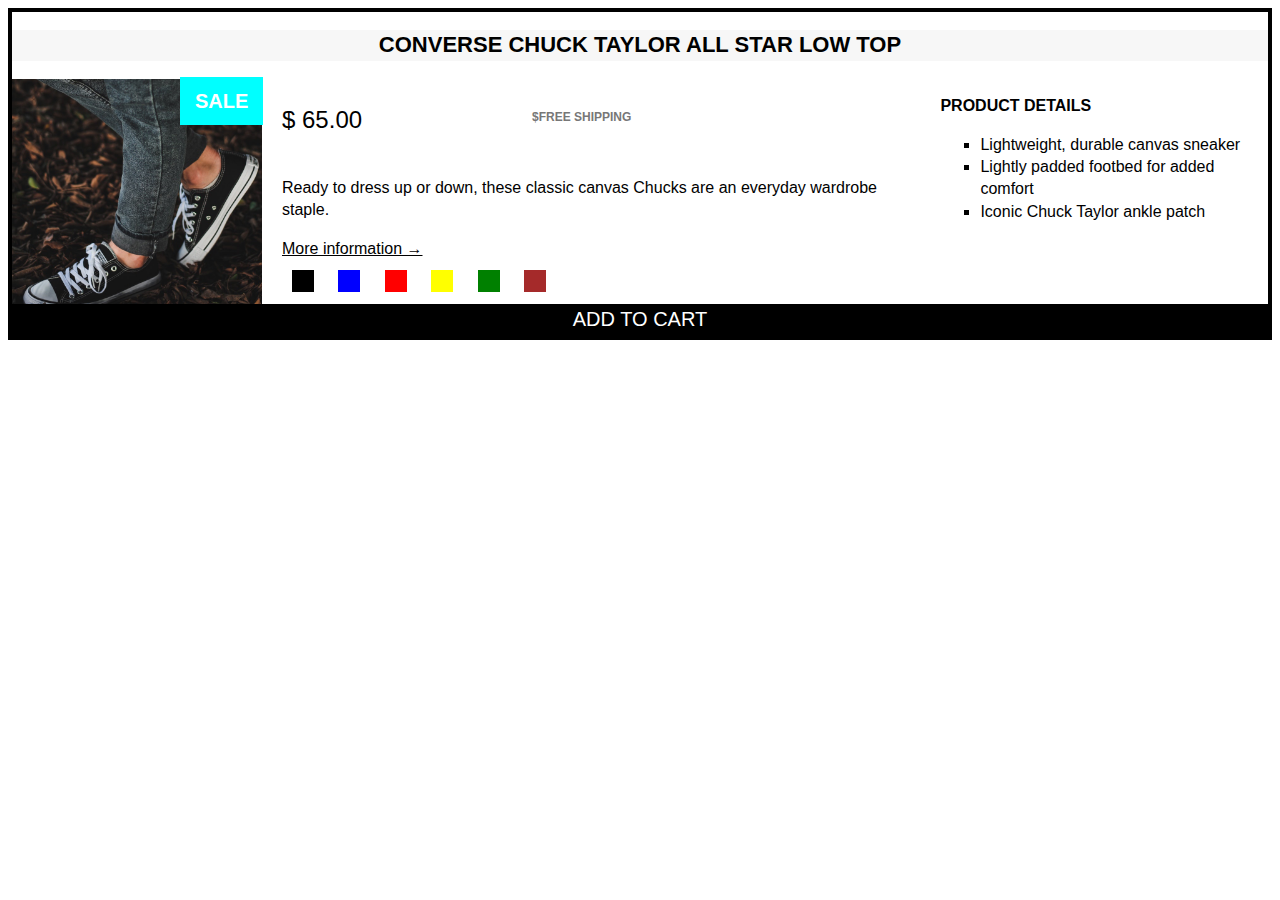
<file: 03-CSS-Fundamentals/Lab10.21.html>
<!DOCTYPE html>
<html lang="en">

<head>
    <meta charset="UTF-8">
    <meta http-equiv="X-UA-Compatible" content="IE=edge">
    <meta name="viewport" content="width=device-width, initial-scale=1.0">
    <title>Document</title>
    <link rel="stylesheet" href="./css/Lab10.21.css">
</head>

<body>
    <article class="product">
        <h2 class="product-title"> Converse Chuck Taylor All Star Low Top </h2>
        <div class="container clearfix">
            <div class="product-img">
                <img src="img/challenges.jpg" alt="Chuck Taylor All Star Shoe" width="250" height="250" />
            </div>
            <div class="product-info">
                <div class="container-price">
                    <p class="price">$ 65.00</p>
                    <p class="shipping">$Free Shipping</p>
                </div>
                <p class="sale">sale</p>
                <p class="product-description">Ready to dress up or down, these classic canvas Chucks are an everyday
                    wardrobe staple.</p>
                <a class="more-link" href="https://www.converse.com">More information →</a>
                <div class="colors">
                    <div class="color"></div>
                    <div class="color color-blue"></div>
                    <div class="color color-red"></div>
                    <div class="color color-yellow"></div>
                    <div class="color color-green"></div>
                    <div class="color color-brown"></div>
                </div>
            </div>
            <div class="product-detail">
                <h3 class="details-title">Product details</h3>
                <ul class="details-list">
                    <li>Lightweight, durable canvas sneaker</li>
                    <li>Lightly padded footbed for added comfort</li>
                    <li>Iconic Chuck Taylor ankle patch</li>
                </ul>
                <button class="add-cart">Add to cart</button>
            </div>
        </div>
    </article>
</body>

</html>
</file>
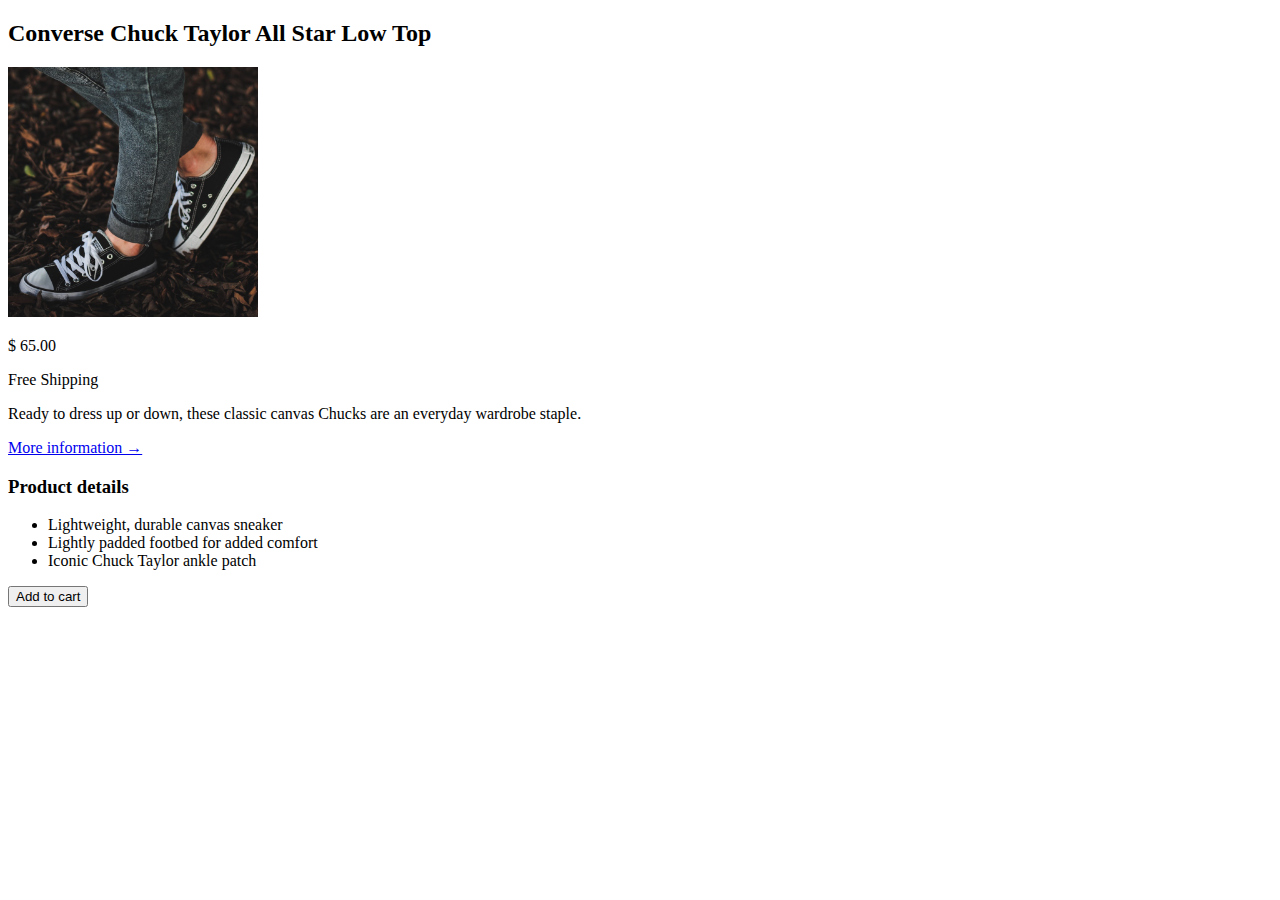
<file: 03-CSS-Fundamentals/Lab3.10.html>
<!DOCTYPE html>
<html lang="en">

<head>
    <meta charset="UTF-8">
    <meta http-equiv="X-UA-Compatible" content="IE=edge">
    <meta name="viewport" content="width=device-width, initial-scale=1.0">
    <title>Document</title>
</head>

<body>
    <article>
        <h2> Converse Chuck Taylor All Star Low Top </h2>
        <img src="./img/challenges.jpg" alt="Chuck Taylor All Star Shoe" width="250" height="250" />
        <p>$ 65.00</p>
        <p>Free Shipping</p>
        <p>Ready to dress up or down, these classic canvas Chucks are an everyday wardrobe staple.</p>
        <a href="https://www.converse.com">More information →</a>
        <h3>Product details</h3>
        <ul>
            <li>Lightweight, durable canvas sneaker</li>
            <li>Lightly padded footbed for added comfort</li>
            <li>Iconic Chuck Taylor ankle patch</li>
        </ul>
        <button>Add to cart</button>
    </article>
</body>

</html>
</file>
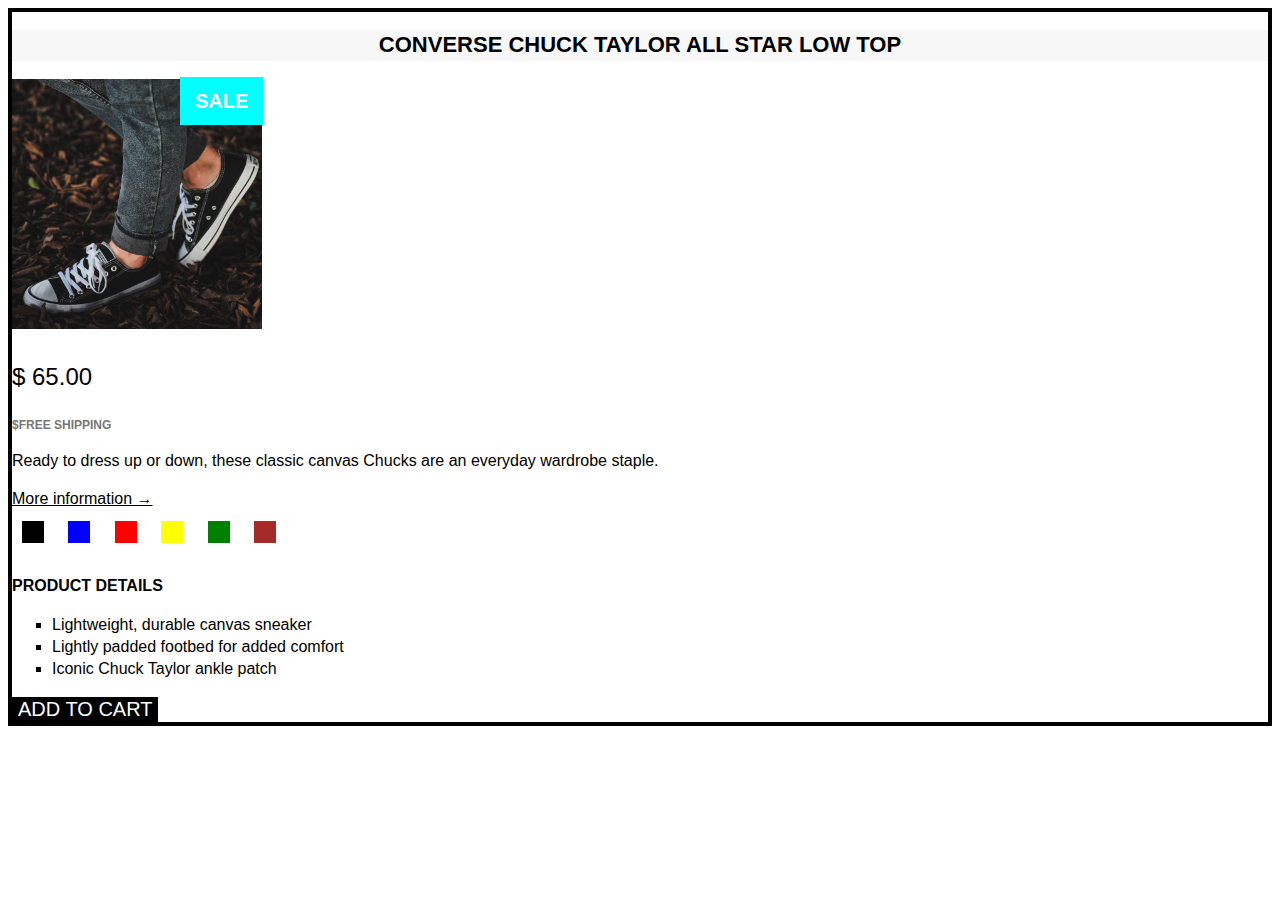
<file: 03-CSS-Fundamentals/Lab7.5.html>
<!DOCTYPE html>
<html lang="en">

<head>
    <meta charset="UTF-8">
    <meta http-equiv="X-UA-Compatible" content="IE=edge">
    <meta name="viewport" content="width=device-width, initial-scale=1.0">
    <title>Document</title>
    <link rel="stylesheet" href="./css/Lab7.5.css">
</head>

<body>
    <article class="product">
        <h2 class="product-title"> Converse Chuck Taylor All Star Low Top </h2>
        <img src="img/challenges.jpg" alt="Chuck Taylor All Star Shoe" width="250" height="250" />
        <p class="price">$ 65.00</p>
        <p class="shipping">$Free Shipping</p>
        <p class="sale">sale</p>
        <p class="product-description">Ready to dress up or down, these classic canvas Chucks are an everyday wardrobe
            staple.</p>
        <a class="more-link" href="https://www.converse.com">More information →</a>
        <div class="colors">
            <div class="color"></div>
            <div class="color color-blue"></div>
            <div class="color color-red"></div>
            <div class="color color-yellow"></div>
            <div class="color color-green"></div>
            <div class="color color-brown"></div>
        </div>
        <h3 class="details-title">Product details</h3>
        <ul class="details-list">
            <li>Lightweight, durable canvas sneaker</li>
            <li>Lightly padded footbed for added comfort</li>
            <li>Iconic Chuck Taylor ankle patch</li>
        </ul>
        <button class="add-cart">Add to cart</button>
    </article>
</body>

</html>
</file>
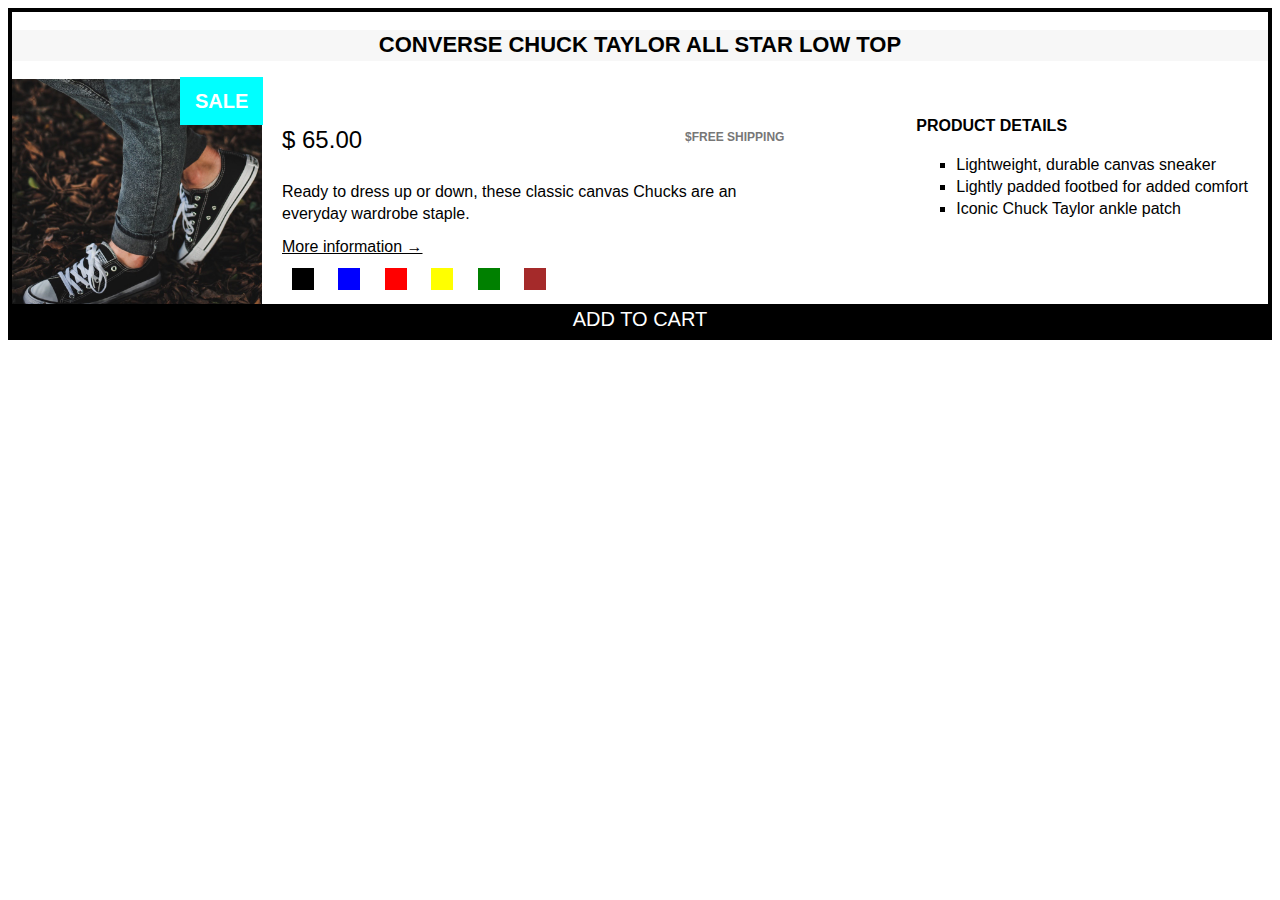
<file: 03-CSS-Fundamentals/Lab8.2.html>
<!DOCTYPE html>
<html lang="en">

<head>
    <meta charset="UTF-8">
    <meta http-equiv="X-UA-Compatible" content="IE=edge">
    <meta name="viewport" content="width=device-width, initial-scale=1.0">
    <title>Document</title>
    <link rel="stylesheet" href="./css/lab8.2.css">
</head>

<body>
    <article class="product">
        <h2 class="product-title"> Converse Chuck Taylor All Star Low Top </h2>
        <div class="container clearfix">
            <div class="product-img">
                <img src="img/challenges.jpg" alt="Chuck Taylor All Star Shoe" width="250" height="250" />
            </div>
            <div class="product-info">
                <p class="price">$ 65.00</p>
                <p class="shipping">$Free Shipping</p>
                <p class="sale">sale</p>
                <p class="product-description">Ready to dress up or down, these classic canvas Chucks are an everyday
                    wardrobe staple.</p>
                <a class="more-link" href="https://www.converse.com">More information →</a>
                <div class="colors">
                    <div class="color"></div>
                    <div class="color color-blue"></div>
                    <div class="color color-red"></div>
                    <div class="color color-yellow"></div>
                    <div class="color color-green"></div>
                    <div class="color color-brown"></div>
                </div>
            </div>
            <div class="product-detail">
                <h3 class="details-title">Product details</h3>
                <ul class="details-list">
                    <li>Lightweight, durable canvas sneaker</li>
                    <li>Lightly padded footbed for added comfort</li>
                    <li>Iconic Chuck Taylor ankle patch</li>
                </ul>
                <button class="add-cart">Add to cart</button>
            </div>
        </div>
    </article>
</body>

</html>
</file>
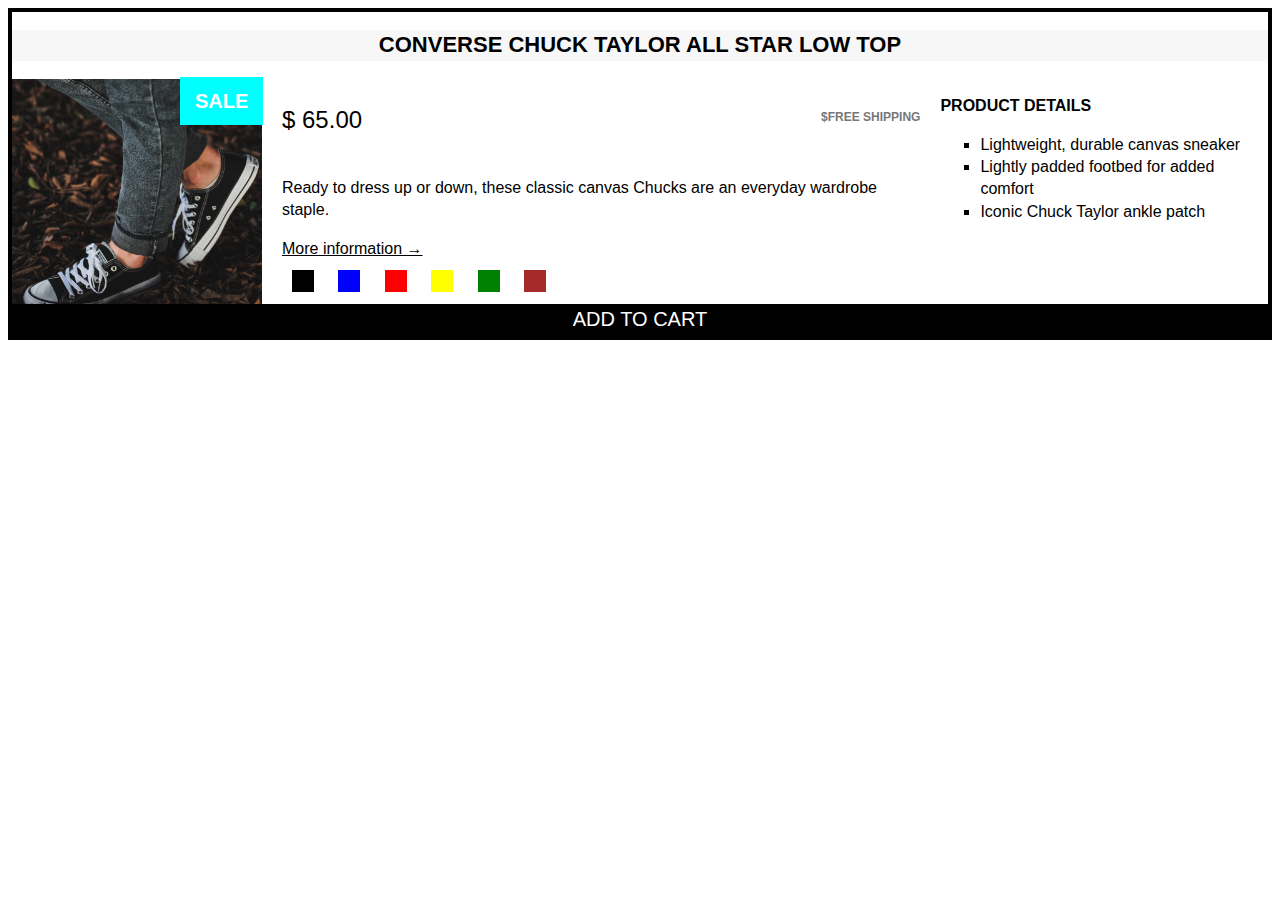
<file: 03-CSS-Fundamentals/Lab9.18.html>
<!DOCTYPE html>
<html lang="en">

<head>
    <meta charset="UTF-8">
    <meta http-equiv="X-UA-Compatible" content="IE=edge">
    <meta name="viewport" content="width=device-width, initial-scale=1.0">
    <title>Document</title>
    <link rel="stylesheet" href="./css/Lab9.18.css">
</head>

<body>
    <article class="product">
        <h2 class="product-title"> Converse Chuck Taylor All Star Low Top </h2>
        <div class="container clearfix">
            <div class="product-img">
                <img src="img/challenges.jpg" alt="Chuck Taylor All Star Shoe" width="250" height="250" />
            </div>
            <div class="product-info">
                <div class="container-price">
                    <p class="price">$ 65.00</p>
                    <p class="shipping">$Free Shipping</p>
                </div>
                
                <p class="sale">sale</p>
                <p class="product-description">Ready to dress up or down, these classic canvas Chucks are an everyday
                    wardrobe staple.</p>
                <a class="more-link" href="https://www.converse.com">More information →</a>
                <div class="colors">
                    <div class="color"></div>
                    <div class="color color-blue"></div>
                    <div class="color color-red"></div>
                    <div class="color color-yellow"></div>
                    <div class="color color-green"></div>
                    <div class="color color-brown"></div>
                </div>
            </div>
            <div class="product-detail">
                <h3 class="details-title">Product details</h3>
                <ul class="details-list">
                    <li>Lightweight, durable canvas sneaker</li>
                    <li>Lightly padded footbed for added comfort</li>
                    <li>Iconic Chuck Taylor ankle patch</li>
                </ul>
                <button class="add-cart">Add to cart</button>
            </div>
        </div>
    </article>
</body>

</html>
</file>
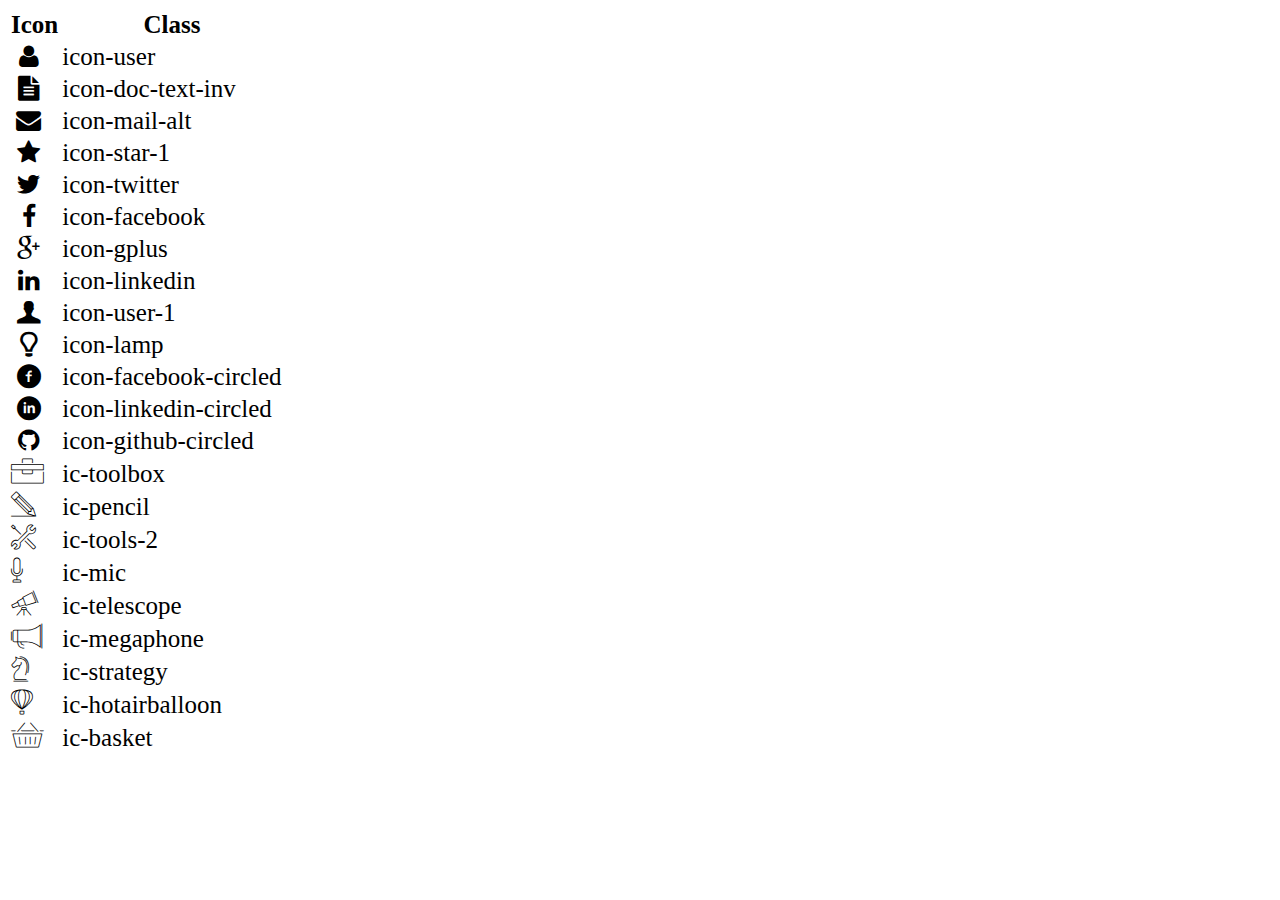
<file: Assignment2/icon-list.html>
<!DOCTYPE html>
<html lang="en">

<head>
    <meta charset="UTF-8">
    <meta http-equiv="X-UA-Compatible" content="IE=edge">
    <meta name="viewport" content="width=device-width, initial-scale=1.0">
    <link rel="stylesheet" href="css/font.css">
    <title>Icon List</title>
</head>

<body>
    <table style="font-size: 25px;">
        <thead>
            <tr>
                <th>Icon</th>
                <th>Class</th>
            </tr>
        </thead>
        <tbody>
            <tr>
                <td><i class="icon-user"></i></td>
                <td>icon-user</td>
            </tr>
            <tr>
                <td><i class="icon-doc-text-inv"></i></td>
                <td>icon-doc-text-inv</td>
            </tr>
            <tr>
                <td><i class="icon-mail-alt"></i></td>
                <td>icon-mail-alt</td>
            </tr>
            <tr>
                <td><i class="icon-star-1"></i></td>
                <td>icon-star-1</td>
            </tr>
            <tr>
                <td><i class="icon-twitter"></i></td>
                <td>icon-twitter</td>
            </tr>
            <tr>
                <td><i class="icon-facebook"></i></td>
                <td>icon-facebook</td>
            </tr>
            <tr>
                <td><i class="icon-gplus"></i></td>
                <td>icon-gplus</td>
            </tr>
            <tr>
                <td><i class="icon-linkedin"></i></td>
                <td>icon-linkedin</td>
            </tr>
            <tr>
                <td><i class="icon-user-1"></i></td>
                <td>icon-user-1</td>
            </tr>
            <tr>
                <td><i class="icon-lamp"></i></td>
                <td>icon-lamp</td>
            </tr>
            <tr>
                <td><i class="icon-facebook-circled"></i></td>
                <td>icon-facebook-circled</td>
            </tr>
            <tr>
                <td><i class="icon-linkedin-circled"></i></td>
                <td>icon-linkedin-circled</td>
            </tr>
            <tr>
                <td><i class="icon-github-circled"></i></td>
                <td>icon-github-circled</td>
            </tr>
            <tr>
                <td><i class="ic-toolbox"></i></td>
                <td>ic-toolbox</td>
            </tr>
            <tr>
                <td><i class="ic-pencil"></i></td>
                <td>ic-pencil</td>
            </tr>
            <tr>
                <td><i class="ic-tools-2"></i></td>
                <td>ic-tools-2</td>
            </tr>

            <tr>
                <td><i class="ic-mic"></i></td>
                <td>ic-mic</td>
            </tr>
            <tr>
                <td><i class="ic-telescope"></i></td>
                <td>ic-telescope</td>
            </tr>
            <tr>
                <td><i class="ic-megaphone"></i></td>
                <td>ic-megaphone</td>
            </tr>
            <tr>
                <td><i class="ic-strategy"></i></td>
                <td>ic-strategy</td>
            </tr>
            <tr>
                <td><i class="ic-hotairballoon"></i></td>
                <td>ic-hotairballoon</td>
            </tr>
            <tr>
                <td><i class="ic-basket"></i></td>
                <td>ic-basket</td>
            </tr>
        </tbody>
    </table>
</body>

</html>
</file>
<file: Assignment2/css/style.css>
* {
    margin: 0px;
    padding: 0px;
    box-sizing: border-box;
}
body {
    font-family: 'Source Sans Pro', sans-serif;
}
img {
    width: 100%;
}
.bg-grey {
    background: #f7f7f7;
}

section > .container{
    width: 1170px;
    margin: auto;
    display: block;
    padding: 30px 50px;
}

#nav-bar {
    text-align: center;
}

/* Banner */
#banner {
    color: white;
    height: 440px;
    background-image: url(../images/banner.jpg);
    background-size: cover;
    background-position: top;
    background-repeat: no-repeat;
}
#banner div.content {
    width: 100%;
    height: 100%;
    text-align: center;
    background-color: #4a424242;
    padding-top: 80px;
    font-size: 20px;
    z-index: 2;
}
#banner span {
    font-size: 14px;
}
/* Navbar */
#nav-bar .container {
    padding: 0px;
}
#nav-bar nav.container a{
    min-height: 100%;
    padding: 20px 50px;
    text-align: center;
    border-left: 2px solid whitesmoke;
    font-size: 16px;
    display: inline-block;
    text-decoration: none;
    text-transform: uppercase;
    color: rgb(105, 93, 93);
}
#nav-bar nav.container a:nth-child(3) {
    border-left: none;
    padding: 0px;
    height: 100%;
    padding: 5px 50px;
    display: inline-block;
    line-height: 20px;
}
#nav-bar nav.container a:nth-child(3) span {
    text-transform: capitalize;
    font-size: 12px;
    color: rgb(156, 156, 149);
}
#nav-bar nav.container a:nth-child(3) h2 {
    font-weight: 500;
    text-transform: capitalize;
    color: black;
    font-size: 24px;
}
#nav-bar nav.container i {
    margin-left: 10px;
    font-size: 12px;
    color: #199cdb;
}
.avatar {
    display: inline-block;
    position: relative;
}
.avatar img {
    position: absolute;
    width: 150px;
    border: 5px solid whitesmoke;
    border-radius: 100%;
    top: -81px;
    left: -24px;
    height: 150px;
}
/* about */
#about .container {
    display: grid;
    grid-template-columns: 1fr 1fr;
    padding: 0px;
    margin: 0;
    width: 100%;
}
#about .container > div {
    padding: 50px 30px;
}
#target {
    background-color: #d1cccc0f;
}
#target .container-target {
    max-width: 520px;
    float: right;
}
#target p {
    font-size: 16px;
    color: rgb(94, 94, 91);
    line-height: 24px;
}
#about .container > div .section-title, #certificate .container h1.section-title, #project .section-title  {
    font-size: 24px;
    font-weight: 500;
    color: black;
    margin-bottom: 30px;
}
#personal-info .info {
    list-style: none;
    margin-bottom: 10px;
}
#personal-info .info li {
    font-size: 16px;
    line-height: 24px;
    color: rgb(94, 94, 91);
}
#personal-info .info li span{
    font-weight: 600;
    color: black;
}
.icons-personal-info a {
    margin-right: 10px;
    display: inline-block;
}
.icons-personal-info i{
    font-size: 12px;
    cursor: pointer;
    color: #199cdb;
}
#job-info .container {
    display: grid;
    grid-template-columns: 1fr 1fr 1fr;
    gap: 20px;
}
.box-job-info {
    padding: 30px;
    border: 1px solid gainsboro;
    border-radius: 4px;
    margin-top: 20px;
}
.title-job-info {
    display: flex;
    justify-content: space-between;
    align-items: center;
    margin-bottom: 50px;
}
.title-job-info h2 {
    font-size: 24px;
    font-weight: 500;
}
.title-job-info i{
    font-size: 30px;
    color: rgb(94, 94, 91, 42%);
}
.list-job-info {
    list-style: none;
    margin-left: 20px;
}
.name-company {
    font-weight: 600;
}
.time-company {
    font-size: 13px;
    margin: 8px 0;
}
.list-job-info .now {
    background-color: #199cdb;
    padding: 2px 10px;
    font-size: 13px;
    display: inline-block;
    color: white;
    border-radius: 10px;
}
.list-job-info li {
    font-size: 16px;
    color: rgb(94, 94, 91);
}
.list-job-info li::before {
    content: '';
    display: inline-block;
    width: 8px;
    position: relative;
    height: 8px;
    left: -25px;
    top: 20px;
    background-color: #199cdb;
    border-radius: 100%;
}
.interests {
    display: flex;
    justify-content: space-between;
}
.interests .item-interests {
    margin-right: 15px;
}
.interests .item-interests div i {
    display: block;
    font-size: 28px;
    color: #199cdb;
    margin-bottom: 10px;
    width: 50px;
}
.interests .item-interests span {
    font-size: 14px;
   display: inline-block;
   text-align: center;
   width: 100%;
}
.interests .item-interests div {
    display: flex;
    justify-content: center;
    text-align: center;
    align-items: center;
    border: 1px solid #199cdb;
    border-radius: 100%;
    padding: 8px;
}
.rank-active {
    background: #199cdb;
    display: inline-block;
    height: 2px;
    margin-right: 10px;
    width: 45px;
}
.rank-inactive {
    background: rgb(218, 211, 211);
    display: inline-block;
    height: 2px;
    margin-right: 10px;
    width: 45px;
}
.titles-name {
    font-size: 16px;
    color: rgb(94, 94, 91);
    margin-top: 10px;
}
/* chứng chỉ */
.box-certificate {
    margin-top: 40px;
}
.certificate-top, .certificate-bottom {
    display: grid;
    grid-template-columns: 1fr 1fr;
}
.certificate-top {
    border-bottom: 1px solid #d6c08d;
}
.certificate-top .item-certificate:nth-child(2) img {
    border-left: 1px solid #d6c08d;
    display: inline-block;
    padding-left: 10px;
}
.item-certificate {
    display: flex;
    align-items: flex-start;
    margin-top: 20px;
    padding-bottom: 20px;
}
.item-certificate img {
    width: 180px;
    height: 100px;
    margin-right: 20px;
}
.content-item-certificate h3 {
    text-transform: uppercase;
    font-size: 16px;
    font-weight: 600;
    color: rgb(94, 94, 91);
    margin-bottom: 20px;
}
.content-item-certificate p {
    color: rgb(94, 94, 91);
    font-size: 14px;
}
/* project */
.project-box {
    display: grid;
    grid-template-columns: 1fr 1fr 1fr;
    gap: 20px
}
.project-item {
    border: 1px solid gainsboro;
    border-radius: 4px;
}
.project-item img{
    width: 100%;
}
.name-project {
    padding: 5px 15px;
    border-bottom:  1px solid gainsboro;
}
.name-project p {
    text-transform: uppercase;
    font-size: 16px;
    color: rgb(94, 94, 91);
    font-weight: 600;
}
.time {
    padding: 5px 15px;
}
.time p{
    display: inline-block;
    margin-right: 10px;
    font-size: 14px;
    color: rgb(94, 94, 91);
}
.time p.year {
    padding:  2px 18px;
    background-color: #199cdb;
    color: white;
    border-radius: 10px;
}
.time p:nth-child(2) i, .time p:nth-child(3) i {
    display: inline-block;
    margin-right: 8px;
}
.description, .action, .tech {
    padding: 5px 15px;
    font-size: 14px;
    color: rgb(94, 94, 91);
    display: grid;
    grid-template-columns: 25% 75%;
}
.description, .action, .time {
    border-bottom:  1px solid gainsboro;
}
/* footer */
#footer .container ul {
    list-style: none;
    display: flex;
    justify-content: center;
    gap: 10px
}
#footer .container ul a {
    text-decoration: none;
}
#footer .container ul a div {
    display: inline-block;
    margin-right: 5px;
    width: 30px;
    height: 30px;
    padding: 5px;
    color: white;
    background-color: #199cdb;
    border-radius: 100%;
}
#footer .container ul a span{
    font-size: 12px;
    color: rgb(94, 94, 91);
}
</file>
<file: Assignment2/css/font.css>
@font-face {
	font-family: 'open_sanslight';
	src: url('../fonts/OpenSans-Light-webfont.eot');
	src: url('../fonts/OpenSans-Light-webfont.eot#iefix') format('embedded-opentype'),
		url('../fonts/OpenSans-Light-webfont.woff') format('woff'),
		url('../fonts/OpenSans-Light-webfont.ttf') format('truetype'),
		url('../fonts/OpenSans-Light-webfont.svg#open_sanslight') format('svg');
	font-weight: normal;
	font-style: normal;

}

@font-face {
	font-family: 'open_sansitalic';
	src: url('../fonts/OpenSans-Italic-webfont.eot');
	src: url('../fonts/OpenSans-Italic-webfont.eot#iefix') format('embedded-opentype'),
		url('../fonts/OpenSans-Italic-webfont.woff') format('woff'),
		url('../fonts/OpenSans-Italic-webfont.ttf') format('truetype'),
		url('../fonts/OpenSans-Italic-webfont.svg#open_sansitalic') format('svg');
	font-weight: normal;
	font-style: normal;

}

@font-face {
	font-family: 'open_sanssemibold';
	src: url('../fonts/OpenSans-Semibold-webfont.eot');
	src: url('../fonts/OpenSans-Semibold-webfont.eot#iefix') format('embedded-opentype'),
		url('../fonts/OpenSans-Semibold-webfont.woff') format('woff'),
		url('../fonts/OpenSans-Semibold-webfont.ttf') format('truetype'),
		url('../fonts/OpenSans-Semibold-webfont.svg#open_sanssemibold') format('svg');
	font-weight: normal;
	font-style: normal;

}


@font-face {
	font-family: 'open_sanslight_italic';
	src: url('../fonts/OpenSans-LightItalic-webfont.eot');
	src: url('../fonts/OpenSans-LightItalic-webfont.eot#iefix') format('embedded-opentype'),
		url('../fonts/OpenSans-LightItalic-webfont.woff') format('woff'),
		url('../fonts/OpenSans-LightItalic-webfont.ttf') format('truetype'),
		url('../fonts/OpenSans-LightItalic-webfont.svg#open_sanslight_italic') format('svg');
	font-weight: normal;
	font-style: normal;

}

@font-face {
	font-family: 'open_sansregular';
	src: url('../fonts/OpenSans-Regular-webfont.eot');
	src: url('../fonts/OpenSans-Regular-webfont.eot#iefix') format('embedded-opentype'),
		url('../fonts/OpenSans-Regular-webfont.woff') format('woff'),
		url('../fonts/OpenSans-Regular-webfont.ttf') format('truetype'),
		url('../fonts/OpenSans-Regular-webfont.svg#open_sansregular') format('svg');
	font-weight: normal;
	font-style: normal;

}


@font-face {
	font-family: 'fontello';
	src: url('../fonts/fontello.eot');
	src: url('../fonts/fontello.eot#iefix') format('embedded-opentype'),
		url('../fonts/fontello.woff') format('woff'),
		url('../fonts/fontello.ttf') format('truetype'),
		url('../fonts/fontello.svg#fontello') format('svg');
	font-weight: normal;
	font-style: normal;
}

[class^="icon-"]:before,
[class*=" icon-"]:before {
	font-family: "fontello";
	font-style: normal;
	font-weight: normal;
	speak: none;

	display: inline-block;
	text-decoration: inherit;
	width: 1em;
	margin-right: .2em;
	text-align: center;
	/* opacity: .8; */

	/* For safety - reset parent styles, that can break glyph codes*/
	font-variant: normal;
	text-transform: none;

	/* fix buttons height, for twitter bootstrap */
	line-height: 1em;

	/* Animation center compensation - margins should be symmetric */
	/* remove if not needed */
	margin-left: .2em;

	/* you can be more comfortable with increased icons size */
	/* font-size: 120%; */

	/* Font smoothing. That was taken from TWBS */
	-webkit-font-smoothing: antialiased;
	-moz-osx-font-smoothing: grayscale;

	/* Uncomment for 3D effect */
	/* text-shadow: 1px 1px 1px rgba(127, 127, 127, 0.3); */
}

.icon-emo-happy:before {
	content: '\e800';
}

/* '' */
.icon-emo-wink:before {
	content: '\e801';
}

/* '' */
.icon-emo-wink2:before {
	content: '\e802';
}

/* '' */
.icon-emo-unhappy:before {
	content: '\e803';
}

/* '' */
.icon-emo-sleep:before {
	content: '\e804';
}

/* '' */
.icon-emo-thumbsup:before {
	content: '\e805';
}

/* '' */
.icon-emo-devil:before {
	content: '\e806';
}

/* '' */
.icon-emo-surprised:before {
	content: '\e807';
}

/* '' */
.icon-emo-tongue:before {
	content: '\e808';
}

/* '' */
.icon-emo-coffee:before {
	content: '\e809';
}

/* '' */
.icon-emo-sunglasses:before {
	content: '\e80a';
}

/* '' */
.icon-emo-displeased:before {
	content: '\e80b';
}

/* '' */
.icon-emo-beer:before {
	content: '\e80c';
}

/* '' */
.icon-emo-grin:before {
	content: '\e80d';
}

/* '' */
.icon-emo-angry:before {
	content: '\e80e';
}

/* '' */
.icon-emo-saint:before {
	content: '\e80f';
}

/* '' */
.icon-emo-cry:before {
	content: '\e810';
}

/* '' */
.icon-emo-shoot:before {
	content: '\e811';
}

/* '' */
.icon-emo-squint:before {
	content: '\e812';
}

/* '' */
.icon-emo-laugh:before {
	content: '\e813';
}

/* '' */
.icon-spin1:before {
	content: '\e814';
}

/* '' */
.icon-spin2:before {
	content: '\e815';
}

/* '' */
.icon-spin3:before {
	content: '\e816';
}

/* '' */
.icon-spin4:before {
	content: '\e817';
}

/* '' */
.icon-spin5:before {
	content: '\e818';
}

/* '' */
.icon-spin6:before {
	content: '\e819';
}

/* '' */
.icon-firefox:before {
	content: '\e81a';
}

/* '' */
.icon-chrome:before {
	content: '\e81b';
}

/* '' */
.icon-opera:before {
	content: '\e81c';
}

/* '' */
.icon-ie:before {
	content: '\e81d';
}

/* '' */
.icon-crown:before {
	content: '\e81e';
}

/* '' */
.icon-crown-plus:before {
	content: '\e81f';
}

/* '' */
.icon-crown-minus:before {
	content: '\e820';
}

/* '' */
.icon-marquee:before {
	content: '\e821';
}

/* '' */
.icon-glass:before {
	content: '\e822';
}

/* '' */
.icon-music:before {
	content: '\e823';
}

/* '' */
.icon-search:before {
	content: '\e824';
}

/* '' */
.icon-mail:before {
	content: '\e825';
}

/* '' */
.icon-mail-alt:before {
	content: '\e826';
}

/* '' */
.icon-mail-squared:before {
	content: '\e827';
}

/* '' */
.icon-heart:before {
	content: '\e828';
}

/* '' */
.icon-heart-empty:before {
	content: '\e829';
}

/* '' */
.icon-star-1:before {
	content: '\e82a';
}

/* '' */
.icon-star-empty-1:before {
	content: '\e82b';
}

/* '' */
.icon-star-half:before {
	content: '\e82c';
}

/* '' */
.icon-star-half-alt:before {
	content: '\e82d';
}

/* '' */
.icon-user:before {
	content: '\e82e';
}

/* '' */
.icon-user-plus:before {
	content: '\e82f';
}

/* '' */
.icon-user-times:before {
	content: '\e830';
}

/* '' */
.icon-users:before {
	content: '\e831';
}

/* '' */
.icon-male:before {
	content: '\e832';
}

/* '' */
.icon-female:before {
	content: '\e833';
}

/* '' */
.icon-child:before {
	content: '\e834';
}

/* '' */
.icon-user-secret:before {
	content: '\e835';
}

/* '' */
.icon-video:before {
	content: '\e836';
}

/* '' */
.icon-videocam:before {
	content: '\e837';
}

/* '' */
.icon-picture:before {
	content: '\e838';
}

/* '' */
.icon-camera:before {
	content: '\e839';
}

/* '' */
.icon-camera-alt:before {
	content: '\e83a';
}

/* '' */
.icon-th-large:before {
	content: '\e83b';
}

/* '' */
.icon-th:before {
	content: '\e83c';
}

/* '' */
.icon-th-list:before {
	content: '\e83d';
}

/* '' */
.icon-ok:before {
	content: '\e83e';
}

/* '' */
.icon-ok-circled:before {
	content: '\e83f';
}

/* '' */
.icon-ok-circled2:before {
	content: '\e840';
}

/* '' */
.icon-ok-squared:before {
	content: '\e841';
}

/* '' */
.icon-cancel:before {
	content: '\e842';
}

/* '' */
.icon-cancel-circled:before {
	content: '\e843';
}

/* '' */
.icon-cancel-circled2:before {
	content: '\e844';
}

/* '' */
.icon-plus:before {
	content: '\e845';
}

/* '' */
.icon-plus-circled:before {
	content: '\e846';
}

/* '' */
.icon-plus-squared:before {
	content: '\e847';
}

/* '' */
.icon-plus-squared-alt:before {
	content: '\e848';
}

/* '' */
.icon-minus:before {
	content: '\e849';
}

/* '' */
.icon-minus-circled:before {
	content: '\e84a';
}

/* '' */
.icon-minus-squared:before {
	content: '\e84b';
}

/* '' */
.icon-minus-squared-alt:before {
	content: '\e84c';
}

/* '' */
.icon-help:before {
	content: '\e84d';
}

/* '' */
.icon-help-circled:before {
	content: '\e84e';
}

/* '' */
.icon-info-circled:before {
	content: '\e84f';
}

/* '' */
.icon-info:before {
	content: '\e850';
}

/* '' */
.icon-home:before {
	content: '\e851';
}

/* '' */
.icon-link:before {
	content: '\e852';
}

/* '' */
.icon-unlink:before {
	content: '\e853';
}

/* '' */
.icon-link-ext:before {
	content: '\e854';
}

/* '' */
.icon-link-ext-alt:before {
	content: '\e855';
}

/* '' */
.icon-attach:before {
	content: '\e856';
}

/* '' */
.icon-lock:before {
	content: '\e857';
}

/* '' */
.icon-lock-open:before {
	content: '\e858';
}

/* '' */
.icon-lock-open-alt:before {
	content: '\e859';
}

/* '' */
.icon-pin:before {
	content: '\e85a';
}

/* '' */
.icon-eye:before {
	content: '\e85b';
}

/* '' */
.icon-eye-off:before {
	content: '\e85c';
}

/* '' */
.icon-tag-1:before {
	content: '\e85d';
}

/* '' */
.icon-tags:before {
	content: '\e85e';
}

/* '' */
.icon-bookmark:before {
	content: '\e85f';
}

/* '' */
.icon-bookmark-empty:before {
	content: '\e860';
}

/* '' */
.icon-flag:before {
	content: '\e861';
}

/* '' */
.icon-flag-empty:before {
	content: '\e862';
}

/* '' */
.icon-flag-checkered:before {
	content: '\e863';
}

/* '' */
.icon-thumbs-up:before {
	content: '\e864';
}

/* '' */
.icon-thumbs-down:before {
	content: '\e865';
}

/* '' */
.icon-thumbs-up-alt:before {
	content: '\e866';
}

/* '' */
.icon-thumbs-down-alt:before {
	content: '\e867';
}

/* '' */
.icon-download:before {
	content: '\e868';
}

/* '' */
.icon-upload:before {
	content: '\e869';
}

/* '' */
.icon-download-cloud:before {
	content: '\e86a';
}

/* '' */
.icon-upload-cloud:before {
	content: '\e86b';
}

/* '' */
.icon-reply:before {
	content: '\e86c';
}

/* '' */
.icon-reply-all:before {
	content: '\e86d';
}

/* '' */
.icon-forward:before {
	content: '\e86e';
}

/* '' */
.icon-quote-left:before {
	content: '\e86f';
}

/* '' */
.icon-quote-right:before {
	content: '\e870';
}

/* '' */
.icon-code:before {
	content: '\e871';
}

/* '' */
.icon-export:before {
	content: '\e872';
}

/* '' */
.icon-export-alt:before {
	content: '\e873';
}

/* '' */
.icon-share:before {
	content: '\e874';
}

/* '' */
.icon-share-squared:before {
	content: '\e875';
}

/* '' */
.icon-pencil:before {
	content: '\e876';
}

/* '' */
.icon-pencil-squared:before {
	content: '\e877';
}

/* '' */
.icon-edit:before {
	content: '\e878';
}

/* '' */
.icon-print:before {
	content: '\e879';
}

/* '' */
.icon-retweet:before {
	content: '\e87a';
}

/* '' */
.icon-keyboard:before {
	content: '\e87b';
}

/* '' */
.icon-gamepad:before {
	content: '\e87c';
}

/* '' */
.icon-comment:before {
	content: '\e87d';
}

/* '' */
.icon-chat:before {
	content: '\e87e';
}

/* '' */
.icon-comment-empty:before {
	content: '\e87f';
}

/* '' */
.icon-chat-empty:before {
	content: '\e880';
}

/* '' */
.icon-bell:before {
	content: '\e881';
}

/* '' */
.icon-bell-alt:before {
	content: '\e882';
}

/* '' */
.icon-bell-off:before {
	content: '\e883';
}

/* '' */
.icon-bell-off-empty:before {
	content: '\e884';
}

/* '' */
.icon-attention-alt:before {
	content: '\e885';
}

/* '' */
.icon-attention:before {
	content: '\e886';
}

/* '' */
.icon-attention-circled:before {
	content: '\e887';
}

/* '' */
.icon-location:before {
	content: '\e888';
}

/* '' */
.icon-direction:before {
	content: '\e889';
}

/* '' */
.icon-compass:before {
	content: '\e88a';
}

/* '' */
.icon-trash:before {
	content: '\e88b';
}

/* '' */
.icon-trash-empty:before {
	content: '\e88c';
}

/* '' */
.icon-doc:before {
	content: '\e88d';
}

/* '' */
.icon-docs:before {
	content: '\e88e';
}

/* '' */
.icon-doc-text:before {
	content: '\e88f';
}

/* '' */
.icon-doc-inv:before {
	content: '\e890';
}

/* '' */
.icon-doc-text-inv:before {
	content: '\e891';
}

/* '' */
.icon-file-pdf:before {
	content: '\e892';
}

/* '' */
.icon-file-word:before {
	content: '\e893';
}

/* '' */
.icon-file-excel:before {
	content: '\e894';
}

/* '' */
.icon-file-powerpoint:before {
	content: '\e895';
}

/* '' */
.icon-file-image:before {
	content: '\e896';
}

/* '' */
.icon-file-archive:before {
	content: '\e897';
}

/* '' */
.icon-file-audio:before {
	content: '\e898';
}

/* '' */
.icon-file-video:before {
	content: '\e899';
}

/* '' */
.icon-file-code:before {
	content: '\e89a';
}

/* '' */
.icon-folder:before {
	content: '\e89b';
}

/* '' */
.icon-folder-open:before {
	content: '\e89c';
}

/* '' */
.icon-folder-empty:before {
	content: '\e89d';
}

/* '' */
.icon-folder-open-empty:before {
	content: '\e89e';
}

/* '' */
.icon-box:before {
	content: '\e89f';
}

/* '' */
.icon-rss:before {
	content: '\e8a0';
}

/* '' */
.icon-rss-squared:before {
	content: '\e8a1';
}

/* '' */
.icon-phone:before {
	content: '\e8a2';
}

/* '' */
.icon-phone-squared:before {
	content: '\e8a3';
}

/* '' */
.icon-fax:before {
	content: '\e8a4';
}

/* '' */
.icon-menu:before {
	content: '\e8a5';
}

/* '' */
.icon-cog:before {
	content: '\e8a6';
}

/* '' */
.icon-cog-alt:before {
	content: '\e8a7';
}

/* '' */
.icon-wrench:before {
	content: '\e8a8';
}

/* '' */
.icon-sliders:before {
	content: '\e8a9';
}

/* '' */
.icon-basket:before {
	content: '\e8aa';
}

/* '' */
.icon-cart-plus:before {
	content: '\e8ab';
}

/* '' */
.icon-cart-arrow-down:before {
	content: '\e8ac';
}

/* '' */
.icon-calendar:before {
	content: '\e8ad';
}

/* '' */
.icon-calendar-empty:before {
	content: '\e8ae';
}

/* '' */
.icon-login:before {
	content: '\e8af';
}

/* '' */
.icon-logout:before {
	content: '\e8b0';
}

/* '' */
.icon-mic:before {
	content: '\e8b1';
}

/* '' */
.icon-mute:before {
	content: '\e8b2';
}

/* '' */
.icon-volume-off:before {
	content: '\e8b3';
}

/* '' */
.icon-volume-down:before {
	content: '\e8b4';
}

/* '' */
.icon-volume-up:before {
	content: '\e8b5';
}

/* '' */
.icon-headphones:before {
	content: '\e8b6';
}

/* '' */
.icon-clock:before {
	content: '\e8b7';
}

/* '' */
.icon-lightbulb:before {
	content: '\e8b8';
}

/* '' */
.icon-block:before {
	content: '\e8b9';
}

/* '' */
.icon-resize-full:before {
	content: '\e8ba';
}

/* '' */
.icon-resize-full-alt:before {
	content: '\e8bb';
}

/* '' */
.icon-resize-small:before {
	content: '\e8bc';
}

/* '' */
.icon-resize-vertical:before {
	content: '\e8bd';
}

/* '' */
.icon-resize-horizontal:before {
	content: '\e8be';
}

/* '' */
.icon-move:before {
	content: '\e8bf';
}

/* '' */
.icon-zoom-in:before {
	content: '\e8c0';
}

/* '' */
.icon-zoom-out:before {
	content: '\e8c1';
}

/* '' */
.icon-down-circled2:before {
	content: '\e8c2';
}

/* '' */
.icon-up-circled2:before {
	content: '\e8c3';
}

/* '' */
.icon-left-circled2:before {
	content: '\e8c4';
}

/* '' */
.icon-right-circled2:before {
	content: '\e8c5';
}

/* '' */
.icon-down-dir:before {
	content: '\e8c6';
}

/* '' */
.icon-up-dir:before {
	content: '\e8c7';
}

/* '' */
.icon-left-dir:before {
	content: '\e8c8';
}

/* '' */
.icon-right-dir:before {
	content: '\e8c9';
}

/* '' */
.icon-down-open:before {
	content: '\e8ca';
}

/* '' */
.icon-left-open:before {
	content: '\e8cb';
}

/* '' */
.icon-right-open:before {
	content: '\e8cc';
}

/* '' */
.icon-up-open:before {
	content: '\e8cd';
}

/* '' */
.icon-angle-left:before {
	content: '\e8ce';
}

/* '' */
.icon-angle-right:before {
	content: '\e8cf';
}

/* '' */
.icon-angle-up:before {
	content: '\e8d0';
}

/* '' */
.icon-angle-down:before {
	content: '\e8d1';
}

/* '' */
.icon-angle-circled-left:before {
	content: '\e8d2';
}

/* '' */
.icon-angle-circled-right:before {
	content: '\e8d3';
}

/* '' */
.icon-angle-circled-up:before {
	content: '\e8d4';
}

/* '' */
.icon-angle-circled-down:before {
	content: '\e8d5';
}

/* '' */
.icon-angle-double-left:before {
	content: '\e8d6';
}

/* '' */
.icon-angle-double-right:before {
	content: '\e8d7';
}

/* '' */
.icon-angle-double-up:before {
	content: '\e8d8';
}

/* '' */
.icon-angle-double-down:before {
	content: '\e8d9';
}

/* '' */
.icon-down:before {
	content: '\e8da';
}

/* '' */
.icon-left:before {
	content: '\e8db';
}

/* '' */
.icon-right:before {
	content: '\e8dc';
}

/* '' */
.icon-up:before {
	content: '\e8dd';
}

/* '' */
.icon-down-big:before {
	content: '\e8de';
}

/* '' */
.icon-left-big:before {
	content: '\e8df';
}

/* '' */
.icon-right-big:before {
	content: '\e8e0';
}

/* '' */
.icon-up-big:before {
	content: '\e8e1';
}

/* '' */
.icon-right-hand:before {
	content: '\e8e2';
}

/* '' */
.icon-left-hand:before {
	content: '\e8e3';
}

/* '' */
.icon-up-hand:before {
	content: '\e8e4';
}

/* '' */
.icon-down-hand:before {
	content: '\e8e5';
}

/* '' */
.icon-left-circled:before {
	content: '\e8e6';
}

/* '' */
.icon-right-circled:before {
	content: '\e8e7';
}

/* '' */
.icon-up-circled:before {
	content: '\e8e8';
}

/* '' */
.icon-down-circled:before {
	content: '\e8e9';
}

/* '' */
.icon-cw:before {
	content: '\e8ea';
}

/* '' */
.icon-ccw:before {
	content: '\e8eb';
}

/* '' */
.icon-arrows-cw:before {
	content: '\e8ec';
}

/* '' */
.icon-level-up:before {
	content: '\e8ed';
}

/* '' */
.icon-level-down:before {
	content: '\e8ee';
}

/* '' */
.icon-shuffle:before {
	content: '\e8ef';
}

/* '' */
.icon-exchange:before {
	content: '\e8f0';
}

/* '' */
.icon-history:before {
	content: '\e8f1';
}

/* '' */
.icon-expand:before {
	content: '\e8f2';
}

/* '' */
.icon-collapse:before {
	content: '\e8f3';
}

/* '' */
.icon-expand-right:before {
	content: '\e8f4';
}

/* '' */
.icon-collapse-left:before {
	content: '\e8f5';
}

/* '' */
.icon-play:before {
	content: '\e8f6';
}

/* '' */
.icon-play-circled:before {
	content: '\e8f7';
}

/* '' */
.icon-play-circled2:before {
	content: '\e8f8';
}

/* '' */
.icon-stop:before {
	content: '\e8f9';
}

/* '' */
.icon-pause:before {
	content: '\e8fa';
}

/* '' */
.icon-to-end:before {
	content: '\e8fb';
}

/* '' */
.icon-to-end-alt:before {
	content: '\e8fc';
}

/* '' */
.icon-to-start:before {
	content: '\e8fd';
}

/* '' */
.icon-to-start-alt:before {
	content: '\e8fe';
}

/* '' */
.icon-fast-fw:before {
	content: '\e8ff';
}

/* '' */
.icon-fast-bw:before {
	content: '\e900';
}

/* '' */
.icon-eject:before {
	content: '\e901';
}

/* '' */
.icon-target:before {
	content: '\e902';
}

/* '' */
.icon-signal:before {
	content: '\e903';
}

/* '' */
.icon-wifi:before {
	content: '\e904';
}

/* '' */
.icon-award:before {
	content: '\e905';
}

/* '' */
.icon-desktop:before {
	content: '\e906';
}

/* '' */
.icon-laptop:before {
	content: '\e907';
}

/* '' */
.icon-tablet:before {
	content: '\e908';
}

/* '' */
.icon-mobile:before {
	content: '\e909';
}

/* '' */
.icon-inbox:before {
	content: '\e90a';
}

/* '' */
.icon-globe:before {
	content: '\e90b';
}

/* '' */
.icon-sun:before {
	content: '\e90c';
}

/* '' */
.icon-cloud:before {
	content: '\e90d';
}

/* '' */
.icon-flash:before {
	content: '\e90e';
}

/* '' */
.icon-moon:before {
	content: '\e90f';
}

/* '' */
.icon-umbrella-1:before {
	content: '\e910';
}

/* '' */
.icon-flight:before {
	content: '\e911';
}

/* '' */
.icon-fighter-jet:before {
	content: '\e912';
}

/* '' */
.icon-paper-plane:before {
	content: '\e913';
}

/* '' */
.icon-paper-plane-empty:before {
	content: '\e914';
}

/* '' */
.icon-space-shuttle:before {
	content: '\e915';
}

/* '' */
.icon-leaf:before {
	content: '\e916';
}

/* '' */
.icon-font:before {
	content: '\e917';
}

/* '' */
.icon-bold:before {
	content: '\e918';
}

/* '' */
.icon-medium:before {
	content: '\e919';
}

/* '' */
.icon-italic:before {
	content: '\e91a';
}

/* '' */
.icon-header:before {
	content: '\e91b';
}

/* '' */
.icon-paragraph:before {
	content: '\e91c';
}

/* '' */
.icon-text-height:before {
	content: '\e91d';
}

/* '' */
.icon-text-width:before {
	content: '\e91e';
}

/* '' */
.icon-align-left:before {
	content: '\e91f';
}

/* '' */
.icon-align-center:before {
	content: '\e920';
}

/* '' */
.icon-align-right:before {
	content: '\e921';
}

/* '' */
.icon-align-justify:before {
	content: '\e922';
}

/* '' */
.icon-list:before {
	content: '\e923';
}

/* '' */
.icon-indent-left:before {
	content: '\e924';
}

/* '' */
.icon-indent-right:before {
	content: '\e925';
}

/* '' */
.icon-list-bullet:before {
	content: '\e926';
}

/* '' */
.icon-list-numbered:before {
	content: '\e927';
}

/* '' */
.icon-strike:before {
	content: '\e928';
}

/* '' */
.icon-underline:before {
	content: '\e929';
}

/* '' */
.icon-superscript:before {
	content: '\e92a';
}

/* '' */
.icon-subscript:before {
	content: '\e92b';
}

/* '' */
.icon-table:before {
	content: '\e92c';
}

/* '' */
.icon-columns:before {
	content: '\e92d';
}

/* '' */
.icon-crop:before {
	content: '\e92e';
}

/* '' */
.icon-scissors:before {
	content: '\e92f';
}

/* '' */
.icon-paste:before {
	content: '\e930';
}

/* '' */
.icon-briefcase:before {
	content: '\e931';
}

/* '' */
.icon-suitcase:before {
	content: '\e932';
}

/* '' */
.icon-ellipsis:before {
	content: '\e933';
}

/* '' */
.icon-ellipsis-vert:before {
	content: '\e934';
}

/* '' */
.icon-off:before {
	content: '\e935';
}

/* '' */
.icon-road:before {
	content: '\e936';
}

/* '' */
.icon-list-alt:before {
	content: '\e937';
}

/* '' */
.icon-qrcode:before {
	content: '\e938';
}

/* '' */
.icon-barcode:before {
	content: '\e939';
}

/* '' */
.icon-book:before {
	content: '\e93a';
}

/* '' */
.icon-ajust:before {
	content: '\e93b';
}

/* '' */
.icon-tint:before {
	content: '\e93c';
}

/* '' */
.icon-toggle-off:before {
	content: '\e93d';
}

/* '' */
.icon-toggle-on:before {
	content: '\e93e';
}

/* '' */
.icon-check:before {
	content: '\e93f';
}

/* '' */
.icon-check-empty:before {
	content: '\e940';
}

/* '' */
.icon-circle:before {
	content: '\e941';
}

/* '' */
.icon-circle-empty:before {
	content: '\e942';
}

/* '' */
.icon-circle-thin:before {
	content: '\e943';
}

/* '' */
.icon-circle-notch:before {
	content: '\e944';
}

/* '' */
.icon-dot-circled:before {
	content: '\e945';
}

/* '' */
.icon-asterisk:before {
	content: '\e946';
}

/* '' */
.icon-gift:before {
	content: '\e947';
}

/* '' */
.icon-fire:before {
	content: '\e948';
}

/* '' */
.icon-magnet:before {
	content: '\e949';
}

/* '' */
.icon-chart-bar:before {
	content: '\e94a';
}

/* '' */
.icon-chart-area:before {
	content: '\e94b';
}

/* '' */
.icon-chart-pie:before {
	content: '\e94c';
}

/* '' */
.icon-chart-line:before {
	content: '\e94d';
}

/* '' */
.icon-ticket:before {
	content: '\e94e';
}

/* '' */
.icon-credit-card:before {
	content: '\e94f';
}

/* '' */
.icon-floppy:before {
	content: '\e950';
}

/* '' */
.icon-megaphone:before {
	content: '\e951';
}

/* '' */
.icon-hdd:before {
	content: '\e952';
}

/* '' */
.icon-key:before {
	content: '\e953';
}

/* '' */
.icon-fork:before {
	content: '\e954';
}

/* '' */
.icon-rocket:before {
	content: '\e955';
}

/* '' */
.icon-bug:before {
	content: '\e956';
}

/* '' */
.icon-certificate:before {
	content: '\e957';
}

/* '' */
.icon-tasks:before {
	content: '\e958';
}

/* '' */
.icon-filter:before {
	content: '\e959';
}

/* '' */
.icon-beaker:before {
	content: '\e95a';
}

/* '' */
.icon-magic:before {
	content: '\e95b';
}

/* '' */
.icon-cab:before {
	content: '\e95c';
}

/* '' */
.icon-taxi:before {
	content: '\e95d';
}

/* '' */
.icon-truck:before {
	content: '\e95e';
}

/* '' */
.icon-bus:before {
	content: '\e95f';
}

/* '' */
.icon-bicycle:before {
	content: '\e960';
}

/* '' */
.icon-motorcycle:before {
	content: '\e961';
}

/* '' */
.icon-train:before {
	content: '\e962';
}

/* '' */
.icon-subway:before {
	content: '\e963';
}

/* '' */
.icon-ship:before {
	content: '\e964';
}

/* '' */
.icon-money:before {
	content: '\e965';
}

/* '' */
.icon-euro:before {
	content: '\e966';
}

/* '' */
.icon-pound:before {
	content: '\e967';
}

/* '' */
.icon-dollar:before {
	content: '\e968';
}

/* '' */
.icon-rupee:before {
	content: '\e969';
}

/* '' */
.icon-yen:before {
	content: '\e96a';
}

/* '' */
.icon-rouble:before {
	content: '\e96b';
}

/* '' */
.icon-shekel:before {
	content: '\e96c';
}

/* '' */
.icon-try:before {
	content: '\e96d';
}

/* '' */
.icon-won:before {
	content: '\e96e';
}

/* '' */
.icon-bitcoin:before {
	content: '\e96f';
}

/* '' */
.icon-viacoin:before {
	content: '\e970';
}

/* '' */
.icon-sort:before {
	content: '\e971';
}

/* '' */
.icon-sort-down:before {
	content: '\e972';
}

/* '' */
.icon-sort-up:before {
	content: '\e973';
}

/* '' */
.icon-sort-alt-up:before {
	content: '\e974';
}

/* '' */
.icon-sort-alt-down:before {
	content: '\e975';
}

/* '' */
.icon-sort-name-up:before {
	content: '\e976';
}

/* '' */
.icon-sort-name-down:before {
	content: '\e977';
}

/* '' */
.icon-sort-number-up:before {
	content: '\e978';
}

/* '' */
.icon-sort-number-down:before {
	content: '\e979';
}

/* '' */
.icon-hammer:before {
	content: '\e97a';
}

/* '' */
.icon-gauge:before {
	content: '\e97b';
}

/* '' */
.icon-sitemap:before {
	content: '\e97c';
}

/* '' */
.icon-spinner:before {
	content: '\e97d';
}

/* '' */
.icon-coffee:before {
	content: '\e97e';
}

/* '' */
.icon-food:before {
	content: '\e97f';
}

/* '' */
.icon-beer:before {
	content: '\e980';
}

/* '' */
.icon-user-md:before {
	content: '\e981';
}

/* '' */
.icon-stethoscope:before {
	content: '\e982';
}

/* '' */
.icon-heartbeat:before {
	content: '\e983';
}

/* '' */
.icon-ambulance:before {
	content: '\e984';
}

/* '' */
.icon-medkit:before {
	content: '\e985';
}

/* '' */
.icon-h-sigh:before {
	content: '\e986';
}

/* '' */
.icon-bed:before {
	content: '\e987';
}

/* '' */
.icon-hospital:before {
	content: '\e988';
}

/* '' */
.icon-building:before {
	content: '\e989';
}

/* '' */
.icon-building-filled:before {
	content: '\e98a';
}

/* '' */
.icon-bank:before {
	content: '\e98b';
}

/* '' */
.icon-smile:before {
	content: '\e98c';
}

/* '' */
.icon-frown:before {
	content: '\e98d';
}

/* '' */
.icon-meh:before {
	content: '\e98e';
}

/* '' */
.icon-anchor:before {
	content: '\e98f';
}

/* '' */
.icon-terminal:before {
	content: '\e990';
}

/* '' */
.icon-eraser:before {
	content: '\e991';
}

/* '' */
.icon-puzzle:before {
	content: '\e992';
}

/* '' */
.icon-shield:before {
	content: '\e993';
}

/* '' */
.icon-extinguisher:before {
	content: '\e994';
}

/* '' */
.icon-bullseye:before {
	content: '\e995';
}

/* '' */
.icon-wheelchair:before {
	content: '\e996';
}

/* '' */
.icon-language:before {
	content: '\e997';
}

/* '' */
.icon-graduation-cap:before {
	content: '\e998';
}

/* '' */
.icon-paw:before {
	content: '\e999';
}

/* '' */
.icon-spoon:before {
	content: '\e99a';
}

/* '' */
.icon-cube:before {
	content: '\e99b';
}

/* '' */
.icon-cubes:before {
	content: '\e99c';
}

/* '' */
.icon-recycle:before {
	content: '\e99d';
}

/* '' */
.icon-tree:before {
	content: '\e99e';
}

/* '' */
.icon-database:before {
	content: '\e99f';
}

/* '' */
.icon-server:before {
	content: '\e9a0';
}

/* '' */
.icon-lifebuoy:before {
	content: '\e9a1';
}

/* '' */
.icon-rebel:before {
	content: '\e9a2';
}

/* '' */
.icon-empire:before {
	content: '\e9a3';
}

/* '' */
.icon-bomb:before {
	content: '\e9a4';
}

/* '' */
.icon-soccer-ball:before {
	content: '\e9a5';
}

/* '' */
.icon-tty:before {
	content: '\e9a6';
}

/* '' */
.icon-binoculars:before {
	content: '\e9a7';
}

/* '' */
.icon-plug:before {
	content: '\e9a8';
}

/* '' */
.icon-newspaper:before {
	content: '\e9a9';
}

/* '' */
.icon-calc:before {
	content: '\e9aa';
}

/* '' */
.icon-copyright:before {
	content: '\e9ab';
}

/* '' */
.icon-at:before {
	content: '\e9ac';
}

/* '' */
.icon-eyedropper:before {
	content: '\e9ad';
}

/* '' */
.icon-brush:before {
	content: '\e9ae';
}

/* '' */
.icon-birthday:before {
	content: '\e9af';
}

/* '' */
.icon-diamond:before {
	content: '\e9b0';
}

/* '' */
.icon-street-view:before {
	content: '\e9b1';
}

/* '' */
.icon-venus:before {
	content: '\e9b2';
}

/* '' */
.icon-mars:before {
	content: '\e9b3';
}

/* '' */
.icon-mercury:before {
	content: '\e9b4';
}

/* '' */
.icon-transgender:before {
	content: '\e9b5';
}

/* '' */
.icon-transgender-alt:before {
	content: '\e9b6';
}

/* '' */
.icon-venus-double:before {
	content: '\e9b7';
}

/* '' */
.icon-mars-double:before {
	content: '\e9b8';
}

/* '' */
.icon-venus-mars:before {
	content: '\e9b9';
}

/* '' */
.icon-mars-stroke:before {
	content: '\e9ba';
}

/* '' */
.icon-mars-stroke-v:before {
	content: '\e9bb';
}

/* '' */
.icon-mars-stroke-h:before {
	content: '\e9bc';
}

/* '' */
.icon-neuter:before {
	content: '\e9bd';
}

/* '' */
.icon-cc-visa:before {
	content: '\e9be';
}

/* '' */
.icon-cc-mastercard:before {
	content: '\e9bf';
}

/* '' */
.icon-cc-discover:before {
	content: '\e9c0';
}

/* '' */
.icon-cc-amex:before {
	content: '\e9c1';
}

/* '' */
.icon-cc-paypal:before {
	content: '\e9c2';
}

/* '' */
.icon-cc-stripe:before {
	content: '\e9c3';
}

/* '' */
.icon-adn:before {
	content: '\e9c4';
}

/* '' */
.icon-android:before {
	content: '\e9c5';
}

/* '' */
.icon-angellist:before {
	content: '\e9c6';
}

/* '' */
.icon-apple:before {
	content: '\e9c7';
}

/* '' */
.icon-behance:before {
	content: '\e9c8';
}

/* '' */
.icon-behance-squared:before {
	content: '\e9c9';
}

/* '' */
.icon-bitbucket:before {
	content: '\e9ca';
}

/* '' */
.icon-bitbucket-squared:before {
	content: '\e9cb';
}

/* '' */
.icon-buysellads:before {
	content: '\e9cc';
}

/* '' */
.icon-cc:before {
	content: '\e9cd';
}

/* '' */
.icon-codeopen:before {
	content: '\e9ce';
}

/* '' */
.icon-connectdevelop:before {
	content: '\e9cf';
}

/* '' */
.icon-css3:before {
	content: '\e9d0';
}

/* '' */
.icon-dashcube:before {
	content: '\e9d1';
}

/* '' */
.icon-delicious:before {
	content: '\e9d2';
}

/* '' */
.icon-deviantart:before {
	content: '\e9d3';
}

/* '' */
.icon-digg:before {
	content: '\e9d4';
}

/* '' */
.icon-dribbble:before {
	content: '\e9d5';
}

/* '' */
.icon-dropbox:before {
	content: '\e9d6';
}

/* '' */
.icon-drupal:before {
	content: '\e9d7';
}

/* '' */
.icon-facebook:before {
	content: '\e9d8';
}

/* '' */
.icon-facebook-squared:before {
	content: '\e9d9';
}

/* '' */
.icon-facebook-official:before {
	content: '\e9da';
}

/* '' */
.icon-flickr:before {
	content: '\e9db';
}

/* '' */
.icon-forumbee:before {
	content: '\e9dc';
}

/* '' */
.icon-foursquare:before {
	content: '\e9dd';
}

/* '' */
.icon-git-squared:before {
	content: '\e9de';
}

/* '' */
.icon-git:before {
	content: '\e9df';
}

/* '' */
.icon-github:before {
	content: '\e9e0';
}

/* '' */
.icon-github-squared:before {
	content: '\e9e1';
}

/* '' */
.icon-github-circled:before {
	content: '\e9e2';
}

/* '' */
.icon-gittip:before {
	content: '\e9e3';
}

/* '' */
.icon-google:before {
	content: '\e9e4';
}

/* '' */
.icon-gplus:before {
	content: '\e9e5';
}

/* '' */
.icon-gplus-squared:before {
	content: '\e9e6';
}

/* '' */
.icon-gwallet:before {
	content: '\e9e7';
}

/* '' */
.icon-hacker-news:before {
	content: '\e9e8';
}

/* '' */
.icon-html5:before {
	content: '\e9e9';
}

/* '' */
.icon-instagram:before {
	content: '\e9ea';
}

/* '' */
.icon-ioxhost:before {
	content: '\e9eb';
}

/* '' */
.icon-joomla:before {
	content: '\e9ec';
}

/* '' */
.icon-jsfiddle:before {
	content: '\e9ed';
}

/* '' */
.icon-lastfm:before {
	content: '\e9ee';
}

/* '' */
.icon-lastfm-squared:before {
	content: '\e9ef';
}

/* '' */
.icon-leanpub:before {
	content: '\e9f0';
}

/* '' */
.icon-linkedin-squared:before {
	content: '\e9f1';
}

/* '' */
.icon-linux:before {
	content: '\e9f2';
}

/* '' */
.icon-linkedin:before {
	content: '\e9f3';
}

/* '' */
.icon-maxcdn:before {
	content: '\e9f4';
}

/* '' */
.icon-meanpath:before {
	content: '\e9f5';
}

/* '' */
.icon-openid:before {
	content: '\e9f6';
}

/* '' */
.icon-pagelines:before {
	content: '\e9f7';
}

/* '' */
.icon-paypal:before {
	content: '\e9f8';
}

/* '' */
.icon-pied-piper-squared:before {
	content: '\e9f9';
}

/* '' */
.icon-pied-piper-alt:before {
	content: '\e9fa';
}

/* '' */
.icon-pinterest:before {
	content: '\e9fb';
}

/* '' */
.icon-pinterest-circled:before {
	content: '\e9fc';
}

/* '' */
.icon-pinterest-squared:before {
	content: '\e9fd';
}

/* '' */
.icon-qq:before {
	content: '\e9fe';
}

/* '' */
.icon-reddit:before {
	content: '\e9ff';
}

/* '' */
.icon-reddit-squared:before {
	content: '\ea00';
}

/* '' */
.icon-renren:before {
	content: '\ea01';
}

/* '' */
.icon-sellsy:before {
	content: '\ea02';
}

/* '' */
.icon-shirtsinbulk:before {
	content: '\ea03';
}

/* '' */
.icon-simplybuilt:before {
	content: '\ea04';
}

/* '' */
.icon-skyatlas:before {
	content: '\ea05';
}

/* '' */
.icon-skype:before {
	content: '\ea06';
}

/* '' */
.icon-slack:before {
	content: '\ea07';
}

/* '' */
.icon-slideshare:before {
	content: '\ea08';
}

/* '' */
.icon-soundcloud:before {
	content: '\ea09';
}

/* '' */
.icon-spotify:before {
	content: '\ea0a';
}

/* '' */
.icon-stackexchange:before {
	content: '\ea0b';
}

/* '' */
.icon-stackoverflow:before {
	content: '\ea0c';
}

/* '' */
.icon-steam:before {
	content: '\ea0d';
}

/* '' */
.icon-steam-squared:before {
	content: '\ea0e';
}

/* '' */
.icon-stumbleupon:before {
	content: '\ea0f';
}

/* '' */
.icon-stumbleupon-circled:before {
	content: '\ea10';
}

/* '' */
.icon-tencent-weibo:before {
	content: '\ea11';
}

/* '' */
.icon-trello:before {
	content: '\ea12';
}

/* '' */
.icon-tumblr:before {
	content: '\ea13';
}

/* '' */
.icon-tumblr-squared:before {
	content: '\ea14';
}

/* '' */
.icon-twitch:before {
	content: '\ea15';
}

/* '' */
.icon-note:before {
	content: '\ea16';
}

/* '' */
.icon-note-beamed:before {
	content: '\ea17';
}

/* '' */
.icon-music-1:before {
	content: '\ea18';
}

/* '' */
.icon-search-1:before {
	content: '\ea19';
}

/* '' */
.icon-flashlight:before {
	content: '\ea1a';
}

/* '' */
.icon-mail-1:before {
	content: '\ea1b';
}

/* '' */
.icon-heart-1:before {
	content: '\ea1c';
}

/* '' */
.icon-heart-empty-1:before {
	content: '\ea1d';
}

/* '' */
.icon-star:before {
	content: '\ea1e';
}

/* '' */
.icon-star-empty:before {
	content: '\ea1f';
}

/* '' */
.icon-user-1:before {
	content: '\ea20';
}

/* '' */
.icon-users-1:before {
	content: '\ea21';
}

/* '' */
.icon-user-add:before {
	content: '\ea22';
}

/* '' */
.icon-video-1:before {
	content: '\ea23';
}

/* '' */
.icon-picture-1:before {
	content: '\ea24';
}

/* '' */
.icon-camera-1:before {
	content: '\ea25';
}

/* '' */
.icon-layout:before {
	content: '\ea26';
}

/* '' */
.icon-menu-1:before {
	content: '\ea27';
}

/* '' */
.icon-check-1:before {
	content: '\ea28';
}

/* '' */
.icon-cancel-1:before {
	content: '\ea29';
}

/* '' */
.icon-cancel-circled-1:before {
	content: '\ea2a';
}

/* '' */
.icon-cancel-squared:before {
	content: '\ea2b';
}

/* '' */
.icon-plus-1:before {
	content: '\ea2c';
}

/* '' */
.icon-plus-circled-1:before {
	content: '\ea2d';
}

/* '' */
.icon-plus-squared-1:before {
	content: '\ea2e';
}

/* '' */
.icon-minus-1:before {
	content: '\ea2f';
}

/* '' */
.icon-minus-circled-1:before {
	content: '\ea30';
}

/* '' */
.icon-minus-squared-1:before {
	content: '\ea31';
}

/* '' */
.icon-help-1:before {
	content: '\ea32';
}

/* '' */
.icon-help-circled-1:before {
	content: '\ea33';
}

/* '' */
.icon-info-1:before {
	content: '\ea34';
}

/* '' */
.icon-info-circled-1:before {
	content: '\ea35';
}

/* '' */
.icon-back:before {
	content: '\ea36';
}

/* '' */
.icon-home-1:before {
	content: '\ea37';
}

/* '' */
.icon-link-1:before {
	content: '\ea38';
}

/* '' */
.icon-attach-1:before {
	content: '\ea39';
}

/* '' */
.icon-lock-1:before {
	content: '\ea3a';
}

/* '' */
.icon-lock-open-1:before {
	content: '\ea3b';
}

/* '' */
.icon-eye-1:before {
	content: '\ea3c';
}

/* '' */
.icon-tag:before {
	content: '\ea3d';
}

/* '' */
.icon-bookmark-1:before {
	content: '\ea3e';
}

/* '' */
.icon-bookmarks:before {
	content: '\ea3f';
}

/* '' */
.icon-flag-1:before {
	content: '\ea40';
}

/* '' */
.icon-thumbs-up-1:before {
	content: '\ea41';
}

/* '' */
.icon-thumbs-down-1:before {
	content: '\ea42';
}

/* '' */
.icon-download-1:before {
	content: '\ea43';
}

/* '' */
.icon-upload-1:before {
	content: '\ea44';
}

/* '' */
.icon-upload-cloud-1:before {
	content: '\ea45';
}

/* '' */
.icon-reply-1:before {
	content: '\ea46';
}

/* '' */
.icon-reply-all-1:before {
	content: '\ea47';
}

/* '' */
.icon-forward-1:before {
	content: '\ea48';
}

/* '' */
.icon-quote:before {
	content: '\ea49';
}

/* '' */
.icon-code-1:before {
	content: '\ea4a';
}

/* '' */
.icon-export-1:before {
	content: '\ea4b';
}

/* '' */
.icon-pencil-1:before {
	content: '\ea4c';
}

/* '' */
.icon-feather:before {
	content: '\ea4d';
}

/* '' */
.icon-print-1:before {
	content: '\ea4e';
}

/* '' */
.icon-retweet-1:before {
	content: '\ea4f';
}

/* '' */
.icon-keyboard-1:before {
	content: '\ea50';
}

/* '' */
.icon-comment-1:before {
	content: '\ea51';
}

/* '' */
.icon-chat-1:before {
	content: '\ea52';
}

/* '' */
.icon-bell-1:before {
	content: '\ea53';
}

/* '' */
.icon-attention-1:before {
	content: '\ea54';
}

/* '' */
.icon-alert:before {
	content: '\ea55';
}

/* '' */
.icon-vcard:before {
	content: '\ea56';
}

/* '' */
.icon-address:before {
	content: '\ea57';
}

/* '' */
.icon-location-1:before {
	content: '\ea58';
}

/* '' */
.icon-map:before {
	content: '\ea59';
}

/* '' */
.icon-direction-1:before {
	content: '\ea5a';
}

/* '' */
.icon-compass-1:before {
	content: '\ea5b';
}

/* '' */
.icon-cup:before {
	content: '\ea5c';
}

/* '' */
.icon-trash-1:before {
	content: '\ea5d';
}

/* '' */
.icon-doc-1:before {
	content: '\ea5e';
}

/* '' */
.icon-docs-1:before {
	content: '\ea5f';
}

/* '' */
.icon-doc-landscape:before {
	content: '\ea60';
}

/* '' */
.icon-doc-text-1:before {
	content: '\ea61';
}

/* '' */
.icon-doc-text-inv-1:before {
	content: '\ea62';
}

/* '' */
.icon-newspaper-1:before {
	content: '\ea63';
}

/* '' */
.icon-book-open:before {
	content: '\ea64';
}

/* '' */
.icon-book-1:before {
	content: '\ea65';
}

/* '' */
.icon-folder-1:before {
	content: '\ea66';
}

/* '' */
.icon-archive:before {
	content: '\ea67';
}

/* '' */
.icon-box-1:before {
	content: '\ea68';
}

/* '' */
.icon-rss-1:before {
	content: '\ea69';
}

/* '' */
.icon-phone-1:before {
	content: '\ea6a';
}

/* '' */
.icon-cog-1:before {
	content: '\ea6b';
}

/* '' */
.icon-tools:before {
	content: '\ea6c';
}

/* '' */
.icon-share-1:before {
	content: '\ea6d';
}

/* '' */
.icon-shareable:before {
	content: '\ea6e';
}

/* '' */
.icon-basket-1:before {
	content: '\ea6f';
}

/* '' */
.icon-bag:before {
	content: '\ea70';
}

/* '' */
.icon-calendar-1:before {
	content: '\ea71';
}

/* '' */
.icon-login-1:before {
	content: '\ea72';
}

/* '' */
.icon-logout-1:before {
	content: '\ea73';
}

/* '' */
.icon-mic-1:before {
	content: '\ea74';
}

/* '' */
.icon-mute-1:before {
	content: '\ea75';
}

/* '' */
.icon-sound:before {
	content: '\ea76';
}

/* '' */
.icon-volume:before {
	content: '\ea77';
}

/* '' */
.icon-clock-1:before {
	content: '\ea78';
}

/* '' */
.icon-hourglass:before {
	content: '\ea79';
}

/* '' */
.icon-lamp:before {
	content: '\ea7a';
}

/* '' */
.icon-light-down:before {
	content: '\ea7b';
}

/* '' */
.icon-light-up:before {
	content: '\ea7c';
}

/* '' */
.icon-adjust:before {
	content: '\ea7d';
}

/* '' */
.icon-block-1:before {
	content: '\ea7e';
}

/* '' */
.icon-resize-full-1:before {
	content: '\ea7f';
}

/* '' */
.icon-resize-small-1:before {
	content: '\ea80';
}

/* '' */
.icon-popup:before {
	content: '\ea81';
}

/* '' */
.icon-publish:before {
	content: '\ea82';
}

/* '' */
.icon-window:before {
	content: '\ea83';
}

/* '' */
.icon-arrow-combo:before {
	content: '\ea84';
}

/* '' */
.icon-down-circled-1:before {
	content: '\ea85';
}

/* '' */
.icon-left-circled-1:before {
	content: '\ea86';
}

/* '' */
.icon-right-circled-1:before {
	content: '\ea87';
}

/* '' */
.icon-up-circled-1:before {
	content: '\ea88';
}

/* '' */
.icon-down-open-1:before {
	content: '\ea89';
}

/* '' */
.icon-left-open-1:before {
	content: '\ea8a';
}

/* '' */
.icon-right-open-1:before {
	content: '\ea8b';
}

/* '' */
.icon-up-open-1:before {
	content: '\ea8c';
}

/* '' */
.icon-down-open-mini:before {
	content: '\ea8d';
}

/* '' */
.icon-left-open-mini:before {
	content: '\ea8e';
}

/* '' */
.icon-right-open-mini:before {
	content: '\ea8f';
}

/* '' */
.icon-up-open-mini:before {
	content: '\ea90';
}

/* '' */
.icon-down-open-big:before {
	content: '\ea91';
}

/* '' */
.icon-left-open-big:before {
	content: '\ea92';
}

/* '' */
.icon-right-open-big:before {
	content: '\ea93';
}

/* '' */
.icon-up-open-big:before {
	content: '\ea94';
}

/* '' */
.icon-down-1:before {
	content: '\ea95';
}

/* '' */
.icon-left-1:before {
	content: '\ea96';
}

/* '' */
.icon-right-1:before {
	content: '\ea97';
}

/* '' */
.icon-up-1:before {
	content: '\ea98';
}

/* '' */
.icon-down-dir-1:before {
	content: '\ea99';
}

/* '' */
.icon-left-dir-1:before {
	content: '\ea9a';
}

/* '' */
.icon-right-dir-1:before {
	content: '\ea9b';
}

/* '' */
.icon-up-dir-1:before {
	content: '\ea9c';
}

/* '' */
.icon-down-bold:before {
	content: '\ea9d';
}

/* '' */
.icon-left-bold:before {
	content: '\ea9e';
}

/* '' */
.icon-right-bold:before {
	content: '\ea9f';
}

/* '' */
.icon-up-bold:before {
	content: '\eaa0';
}

/* '' */
.icon-down-thin:before {
	content: '\eaa1';
}

/* '' */
.icon-left-thin:before {
	content: '\eaa2';
}

/* '' */
.icon-right-thin:before {
	content: '\eaa3';
}

/* '' */
.icon-up-thin:before {
	content: '\eaa4';
}

/* '' */
.icon-ccw-1:before {
	content: '\eaa5';
}

/* '' */
.icon-cw-1:before {
	content: '\eaa6';
}

/* '' */
.icon-arrows-ccw:before {
	content: '\eaa7';
}

/* '' */
.icon-level-down-1:before {
	content: '\eaa8';
}

/* '' */
.icon-level-up-1:before {
	content: '\eaa9';
}

/* '' */
.icon-shuffle-1:before {
	content: '\eaaa';
}

/* '' */
.icon-loop:before {
	content: '\eaab';
}

/* '' */
.icon-switch:before {
	content: '\eaac';
}

/* '' */
.icon-play-1:before {
	content: '\eaad';
}

/* '' */
.icon-stop-1:before {
	content: '\eaae';
}

/* '' */
.icon-pause-1:before {
	content: '\eaaf';
}

/* '' */
.icon-record:before {
	content: '\eab0';
}

/* '' */
.icon-to-end-1:before {
	content: '\eab1';
}

/* '' */
.icon-to-start-1:before {
	content: '\eab2';
}

/* '' */
.icon-fast-forward:before {
	content: '\eab3';
}

/* '' */
.icon-fast-backward:before {
	content: '\eab4';
}

/* '' */
.icon-progress-0:before {
	content: '\eab5';
}

/* '' */
.icon-progress-1:before {
	content: '\eab6';
}

/* '' */
.icon-progress-2:before {
	content: '\eab7';
}

/* '' */
.icon-progress-3:before {
	content: '\eab8';
}

/* '' */
.icon-target-1:before {
	content: '\eab9';
}

/* '' */
.icon-palette:before {
	content: '\eaba';
}

/* '' */
.icon-list-1:before {
	content: '\eabb';
}

/* '' */
.icon-list-add:before {
	content: '\eabc';
}

/* '' */
.icon-signal-1:before {
	content: '\eabd';
}

/* '' */
.icon-trophy:before {
	content: '\eabe';
}

/* '' */
.icon-battery:before {
	content: '\eabf';
}

/* '' */
.icon-back-in-time:before {
	content: '\eac0';
}

/* '' */
.icon-monitor:before {
	content: '\eac1';
}

/* '' */
.icon-mobile-1:before {
	content: '\eac2';
}

/* '' */
.icon-network:before {
	content: '\eac3';
}

/* '' */
.icon-cd:before {
	content: '\eac4';
}

/* '' */
.icon-inbox-1:before {
	content: '\eac5';
}

/* '' */
.icon-install:before {
	content: '\eac6';
}

/* '' */
.icon-globe-1:before {
	content: '\eac7';
}

/* '' */
.icon-cloud-1:before {
	content: '\eac8';
}

/* '' */
.icon-cloud-thunder:before {
	content: '\eac9';
}

/* '' */
.icon-flash-1:before {
	content: '\eaca';
}

/* '' */
.icon-moon-1:before {
	content: '\eacb';
}

/* '' */
.icon-flight-1:before {
	content: '\eacc';
}

/* '' */
.icon-paper-plane-1:before {
	content: '\eacd';
}

/* '' */
.icon-leaf-1:before {
	content: '\eace';
}

/* '' */
.icon-lifebuoy-1:before {
	content: '\eacf';
}

/* '' */
.icon-mouse:before {
	content: '\ead0';
}

/* '' */
.icon-briefcase-1:before {
	content: '\ead1';
}

/* '' */
.icon-suitcase-1:before {
	content: '\ead2';
}

/* '' */
.icon-dot:before {
	content: '\ead3';
}

/* '' */
.icon-dot-2:before {
	content: '\ead4';
}

/* '' */
.icon-dot-3:before {
	content: '\ead5';
}

/* '' */
.icon-brush-1:before {
	content: '\ead6';
}

/* '' */
.icon-magnet-1:before {
	content: '\ead7';
}

/* '' */
.icon-infinity:before {
	content: '\ead8';
}

/* '' */
.icon-erase:before {
	content: '\ead9';
}

/* '' */
.icon-chart-pie-1:before {
	content: '\eada';
}

/* '' */
.icon-chart-line-1:before {
	content: '\eadb';
}

/* '' */
.icon-chart-bar-1:before {
	content: '\eadc';
}

/* '' */
.icon-chart-area-1:before {
	content: '\eadd';
}

/* '' */
.icon-tape:before {
	content: '\eade';
}

/* '' */
.icon-graduation-cap-1:before {
	content: '\eadf';
}

/* '' */
.icon-language-1:before {
	content: '\eae0';
}

/* '' */
.icon-ticket-1:before {
	content: '\eae1';
}

/* '' */
.icon-water:before {
	content: '\eae2';
}

/* '' */
.icon-droplet:before {
	content: '\eae3';
}

/* '' */
.icon-air:before {
	content: '\eae4';
}

/* '' */
.icon-credit-card-1:before {
	content: '\eae5';
}

/* '' */
.icon-floppy-1:before {
	content: '\eae6';
}

/* '' */
.icon-clipboard:before {
	content: '\eae7';
}

/* '' */
.icon-megaphone-1:before {
	content: '\eae8';
}

/* '' */
.icon-database-1:before {
	content: '\eae9';
}

/* '' */
.icon-drive:before {
	content: '\eaea';
}

/* '' */
.icon-bucket:before {
	content: '\eaeb';
}

/* '' */
.icon-thermometer:before {
	content: '\eaec';
}

/* '' */
.icon-key-1:before {
	content: '\eaed';
}

/* '' */
.icon-flow-cascade:before {
	content: '\eaee';
}

/* '' */
.icon-flow-branch:before {
	content: '\eaef';
}

/* '' */
.icon-flow-tree:before {
	content: '\eaf0';
}

/* '' */
.icon-flow-line:before {
	content: '\eaf1';
}

/* '' */
.icon-flow-parallel:before {
	content: '\eaf2';
}

/* '' */
.icon-rocket-1:before {
	content: '\eaf3';
}

/* '' */
.icon-gauge-1:before {
	content: '\eaf4';
}

/* '' */
.icon-traffic-cone:before {
	content: '\eaf5';
}

/* '' */
.icon-cc-1:before {
	content: '\eaf6';
}

/* '' */
.icon-cc-by:before {
	content: '\eaf7';
}

/* '' */
.icon-cc-nc:before {
	content: '\eaf8';
}

/* '' */
.icon-cc-nc-eu:before {
	content: '\eaf9';
}

/* '' */
.icon-cc-nc-jp:before {
	content: '\eafa';
}

/* '' */
.icon-cc-sa:before {
	content: '\eafb';
}

/* '' */
.icon-cc-nd:before {
	content: '\eafc';
}

/* '' */
.icon-cc-pd:before {
	content: '\eafd';
}

/* '' */
.icon-cc-zero:before {
	content: '\eafe';
}

/* '' */
.icon-cc-share:before {
	content: '\eaff';
}

/* '' */
.icon-cc-remix:before {
	content: '\eb00';
}

/* '' */
.icon-github-1:before {
	content: '\eb01';
}

/* '' */
.icon-github-circled-1:before {
	content: '\eb02';
}

/* '' */
.icon-flickr-1:before {
	content: '\eb03';
}

/* '' */
.icon-flickr-circled:before {
	content: '\eb04';
}

/* '' */
.icon-vimeo:before {
	content: '\eb05';
}

/* '' */
.icon-vimeo-circled:before {
	content: '\eb06';
}

/* '' */
.icon-twitter:before {
	content: '\eb07';
}

/* '' */
.icon-twitter-circled:before {
	content: '\eb08';
}

/* '' */
.icon-facebook-1:before {
	content: '\eb09';
}

/* '' */
.icon-facebook-circled:before {
	content: '\eb0a';
}

/* '' */
.icon-facebook-squared-1:before {
	content: '\eb0b';
}

/* '' */
.icon-gplus-1:before {
	content: '\eb0c';
}

/* '' */
.icon-gplus-circled:before {
	content: '\eb0d';
}

/* '' */
.icon-pinterest-1:before {
	content: '\eb0e';
}

/* '' */
.icon-pinterest-circled-1:before {
	content: '\eb0f';
}

/* '' */
.icon-tumblr-1:before {
	content: '\eb10';
}

/* '' */
.icon-tumblr-circled:before {
	content: '\eb11';
}

/* '' */
.icon-linkedin-1:before {
	content: '\eb12';
}

/* '' */
.icon-linkedin-circled:before {
	content: '\eb13';
}

/* '' */
.icon-dribbble-1:before {
	content: '\eb14';
}

/* '' */
.icon-dribbble-circled:before {
	content: '\eb15';
}

/* '' */
.icon-stumbleupon-1:before {
	content: '\eb16';
}

/* '' */
.icon-stumbleupon-circled-1:before {
	content: '\eb17';
}

/* '' */
.icon-lastfm-1:before {
	content: '\eb18';
}

/* '' */
.icon-lastfm-circled:before {
	content: '\eb19';
}

/* '' */
.icon-rdio:before {
	content: '\eb1a';
}

/* '' */
.icon-rdio-circled:before {
	content: '\eb1b';
}

/* '' */
.icon-spotify-1:before {
	content: '\eb1c';
}

/* '' */
.icon-spotify-circled:before {
	content: '\eb1d';
}

/* '' */
.icon-qq-1:before {
	content: '\eb1e';
}

/* '' */
.icon-instagram-1:before {
	content: '\eb1f';
}

/* '' */
.icon-dropbox-1:before {
	content: '\eb20';
}

/* '' */
.icon-evernote:before {
	content: '\eb21';
}

/* '' */
.icon-flattr:before {
	content: '\eb22';
}

/* '' */
.icon-skype-1:before {
	content: '\eb23';
}

/* '' */
.icon-skype-circled:before {
	content: '\eb24';
}

/* '' */
.icon-renren-1:before {
	content: '\eb25';
}

/* '' */
.icon-sina-weibo:before {
	content: '\eb26';
}

/* '' */
.icon-paypal-1:before {
	content: '\eb27';
}

/* '' */
.icon-picasa:before {
	content: '\eb28';
}

/* '' */
.icon-soundcloud-1:before {
	content: '\eb29';
}

/* '' */
.icon-mixi:before {
	content: '\eb2a';
}

/* '' */
.icon-behance-1:before {
	content: '\eb2b';
}

/* '' */
.icon-google-circles:before {
	content: '\eb2c';
}

/* '' */
.icon-vkontakte:before {
	content: '\eb2d';
}

/* '' */
.icon-music-outline:before {
	content: '\eb2e';
}

/* '' */
.icon-music-2:before {
	content: '\eb2f';
}

/* '' */
.icon-search-outline:before {
	content: '\eb30';
}

/* '' */
.icon-search-2:before {
	content: '\eb31';
}

/* '' */
.icon-mail-2:before {
	content: '\eb32';
}

/* '' */
.icon-heart-2:before {
	content: '\eb33';
}

/* '' */
.icon-heart-filled:before {
	content: '\eb34';
}

/* '' */
.icon-star-2:before {
	content: '\eb35';
}

/* '' */
.icon-star-filled:before {
	content: '\eb36';
}

/* '' */
.icon-user-outline:before {
	content: '\eb37';
}

/* '' */
.icon-user-2:before {
	content: '\eb38';
}

/* '' */
.icon-users-outline:before {
	content: '\eb39';
}

/* '' */
.icon-users-2:before {
	content: '\eb3a';
}

/* '' */
.icon-user-add-outline:before {
	content: '\eb3b';
}

/* '' */
.icon-user-add-1:before {
	content: '\eb3c';
}

/* '' */
.icon-user-delete-outline:before {
	content: '\eb3d';
}

/* '' */
.icon-user-delete:before {
	content: '\eb3e';
}

/* '' */
.icon-video-2:before {
	content: '\eb3f';
}

/* '' */
.icon-videocam-outline:before {
	content: '\eb40';
}

/* '' */
.icon-videocam-1:before {
	content: '\eb41';
}

/* '' */
.icon-picture-outline:before {
	content: '\eb42';
}

/* '' */
.icon-picture-2:before {
	content: '\eb43';
}

/* '' */
.icon-camera-outline:before {
	content: '\eb44';
}

/* '' */
.icon-camera-2:before {
	content: '\eb45';
}

/* '' */
.icon-th-outline:before {
	content: '\eb46';
}

/* '' */
.icon-th-1:before {
	content: '\eb47';
}

/* '' */
.icon-th-large-outline:before {
	content: '\eb48';
}

/* '' */
.icon-th-large-1:before {
	content: '\eb49';
}

/* '' */
.icon-th-list-outline:before {
	content: '\eb4a';
}

/* '' */
.icon-th-list-1:before {
	content: '\eb4b';
}

/* '' */
.icon-ok-outline:before {
	content: '\eb4c';
}

/* '' */
.icon-ok-1:before {
	content: '\eb4d';
}

/* '' */
.icon-cancel-outline:before {
	content: '\eb4e';
}

/* '' */
.icon-cancel-2:before {
	content: '\eb4f';
}

/* '' */
.icon-cancel-alt:before {
	content: '\eb50';
}

/* '' */
.icon-cancel-alt-filled:before {
	content: '\eb51';
}

/* '' */
.icon-cancel-circled-outline:before {
	content: '\eb52';
}

/* '' */
.icon-cancel-circled-2:before {
	content: '\eb53';
}

/* '' */
.icon-plus-outline:before {
	content: '\eb54';
}

/* '' */
.icon-plus-2:before {
	content: '\eb55';
}

/* '' */
.icon-minus-outline:before {
	content: '\eb56';
}

/* '' */
.icon-minus-2:before {
	content: '\eb57';
}

/* '' */
.icon-divide-outline:before {
	content: '\eb58';
}

/* '' */
.icon-divide:before {
	content: '\eb59';
}

/* '' */
.icon-eq-outline:before {
	content: '\eb5a';
}

/* '' */
.icon-eq:before {
	content: '\eb5b';
}

/* '' */
.icon-info-outline:before {
	content: '\eb5c';
}

/* '' */
.icon-info-2:before {
	content: '\eb5d';
}

/* '' */
.icon-home-outline:before {
	content: '\eb5e';
}

/* '' */
.icon-home-2:before {
	content: '\eb5f';
}

/* '' */
.icon-link-outline:before {
	content: '\eb60';
}

/* '' */
.icon-link-2:before {
	content: '\eb61';
}

/* '' */
.icon-attach-outline:before {
	content: '\eb62';
}

/* '' */
.icon-attach-2:before {
	content: '\eb63';
}

/* '' */
.icon-lock-2:before {
	content: '\eb64';
}

/* '' */
.icon-lock-filled:before {
	content: '\eb65';
}

/* '' */
.icon-lock-open-2:before {
	content: '\eb66';
}

/* '' */
.icon-lock-open-filled:before {
	content: '\eb67';
}

/* '' */
.icon-pin-outline:before {
	content: '\eb68';
}

/* '' */
.icon-pin-1:before {
	content: '\eb69';
}

/* '' */
.icon-eye-outline:before {
	content: '\eb6a';
}

/* '' */
.icon-eye-2:before {
	content: '\eb6b';
}

/* '' */
.icon-tag-2:before {
	content: '\eb6c';
}

/* '' */
.icon-tags-1:before {
	content: '\eb6d';
}

/* '' */
.icon-bookmark-2:before {
	content: '\eb6e';
}

/* '' */
.icon-flag-2:before {
	content: '\eb6f';
}

/* '' */
.icon-flag-filled:before {
	content: '\eb70';
}

/* '' */
.icon-thumbs-up-2:before {
	content: '\eb71';
}

/* '' */
.icon-thumbs-down-2:before {
	content: '\eb72';
}

/* '' */
.icon-download-outline:before {
	content: '\eb73';
}

/* '' */
.icon-download-2:before {
	content: '\eb74';
}

/* '' */
.icon-upload-outline:before {
	content: '\eb75';
}

/* '' */
.icon-upload-2:before {
	content: '\eb76';
}

/* '' */
.icon-upload-cloud-outline:before {
	content: '\eb77';
}

/* '' */
.icon-upload-cloud-2:before {
	content: '\eb78';
}

/* '' */
.icon-reply-outline:before {
	content: '\eb79';
}

/* '' */
.icon-reply-2:before {
	content: '\eb7a';
}

/* '' */
.icon-forward-outline:before {
	content: '\eb7b';
}

/* '' */
.icon-forward-2:before {
	content: '\eb7c';
}

/* '' */
.icon-code-outline:before {
	content: '\eb7d';
}

/* '' */
.icon-code-2:before {
	content: '\eb7e';
}

/* '' */
.icon-export-outline:before {
	content: '\eb7f';
}

/* '' */
.icon-export-2:before {
	content: '\eb80';
}

/* '' */
.icon-pencil-2:before {
	content: '\eb81';
}

/* '' */
.icon-pen:before {
	content: '\eb82';
}

/* '' */
.icon-feather-1:before {
	content: '\eb83';
}

/* '' */
.icon-edit-1:before {
	content: '\eb84';
}

/* '' */
.icon-print-2:before {
	content: '\eb85';
}

/* '' */
.icon-comment-2:before {
	content: '\eb86';
}

/* '' */
.icon-chat-2:before {
	content: '\eb87';
}

/* '' */
.icon-chat-alt:before {
	content: '\eb88';
}

/* '' */
.icon-bell-2:before {
	content: '\eb89';
}

/* '' */
.icon-attention-2:before {
	content: '\eb8a';
}

/* '' */
.icon-attention-filled:before {
	content: '\eb8b';
}

/* '' */
.icon-warning-empty:before {
	content: '\eb8c';
}

/* '' */
.icon-warning:before {
	content: '\eb8d';
}

/* '' */
.icon-contacts:before {
	content: '\eb8e';
}

/* '' */
.icon-vcard-1:before {
	content: '\eb8f';
}

/* '' */
.icon-address-1:before {
	content: '\eb90';
}

/* '' */
.icon-location-outline:before {
	content: '\eb91';
}

/* '' */
.icon-location-2:before {
	content: '\eb92';
}

/* '' */
.icon-map-1:before {
	content: '\eb93';
}

/* '' */
.icon-direction-outline:before {
	content: '\eb94';
}

/* '' */
.icon-direction-2:before {
	content: '\eb95';
}

/* '' */
.icon-compass-2:before {
	content: '\eb96';
}

/* '' */
.icon-trash-2:before {
	content: '\eb97';
}

/* '' */
.icon-doc-2:before {
	content: '\eb98';
}

/* '' */
.icon-doc-text-2:before {
	content: '\eb99';
}

/* '' */
.icon-doc-add:before {
	content: '\eb9a';
}

/* '' */
.icon-doc-remove:before {
	content: '\eb9b';
}

/* '' */
.icon-news:before {
	content: '\eb9c';
}

/* '' */
.icon-folder-2:before {
	content: '\eb9d';
}

/* '' */
.icon-folder-add:before {
	content: '\eb9e';
}

/* '' */
.icon-folder-delete:before {
	content: '\eb9f';
}

/* '' */
.icon-archive-1:before {
	content: '\eba0';
}

/* '' */
.icon-box-2:before {
	content: '\eba1';
}

/* '' */
.icon-rss-outline:before {
	content: '\eba2';
}

/* '' */
.icon-rss-2:before {
	content: '\eba3';
}

/* '' */
.icon-phone-outline:before {
	content: '\eba4';
}

/* '' */
.icon-phone-2:before {
	content: '\eba5';
}

/* '' */
.icon-menu-outline:before {
	content: '\eba6';
}

/* '' */
.icon-menu-2:before {
	content: '\eba7';
}

/* '' */
.icon-cog-outline:before {
	content: '\eba8';
}

/* '' */
.icon-cog-2:before {
	content: '\eba9';
}

/* '' */
.icon-wrench-outline:before {
	content: '\ebaa';
}

/* '' */
.icon-wrench-1:before {
	content: '\ebab';
}

/* '' */
.icon-basket-2:before {
	content: '\ebac';
}

/* '' */
.icon-calendar-outlilne:before {
	content: '\ebad';
}

/* '' */
.icon-calendar-2:before {
	content: '\ebae';
}

/* '' */
.icon-mic-outline:before {
	content: '\ebaf';
}

/* '' */
.icon-mic-2:before {
	content: '\ebb0';
}

/* '' */
.icon-volume-off-1:before {
	content: '\ebb1';
}

/* '' */
.icon-volume-low:before {
	content: '\ebb2';
}

/* '' */
.icon-volume-middle:before {
	content: '\ebb3';
}

/* '' */
.icon-volume-high:before {
	content: '\ebb4';
}

/* '' */
.icon-headphones-1:before {
	content: '\ebb5';
}

/* '' */
.icon-clock-2:before {
	content: '\ebb6';
}

/* '' */
.icon-wristwatch:before {
	content: '\ebb7';
}

/* '' */
.icon-stopwatch:before {
	content: '\ebb8';
}

/* '' */
.icon-lightbulb-1:before {
	content: '\ebb9';
}

/* '' */
.icon-block-outline:before {
	content: '\ebba';
}

/* '' */
.icon-block-2:before {
	content: '\ebbb';
}

/* '' */
.icon-resize-full-outline:before {
	content: '\ebbc';
}

/* '' */
.icon-resize-full-2:before {
	content: '\ebbd';
}

/* '' */
.icon-resize-normal-outline:before {
	content: '\ebbe';
}

/* '' */
.icon-resize-normal:before {
	content: '\ebbf';
}

/* '' */
.icon-move-outline:before {
	content: '\ebc0';
}

/* '' */
.icon-move-1:before {
	content: '\ebc1';
}

/* '' */
.icon-popup-1:before {
	content: '\ebc2';
}

/* '' */
.icon-zoom-in-outline:before {
	content: '\ebc3';
}

/* '' */
.icon-zoom-in-1:before {
	content: '\ebc4';
}

/* '' */
.icon-zoom-out-outline:before {
	content: '\ebc5';
}

/* '' */
.icon-zoom-out-1:before {
	content: '\ebc6';
}

/* '' */
.icon-popup-2:before {
	content: '\ebc7';
}

/* '' */
.icon-left-open-outline:before {
	content: '\ebc8';
}

/* '' */
.icon-left-open-2:before {
	content: '\ebc9';
}

/* '' */
.icon-right-open-outline:before {
	content: '\ebca';
}

/* '' */
.icon-right-open-2:before {
	content: '\ebcb';
}

/* '' */
.icon-down-2:before {
	content: '\ebcc';
}

/* '' */
.icon-left-2:before {
	content: '\ebcd';
}

/* '' */
.icon-right-2:before {
	content: '\ebce';
}

/* '' */
.icon-up-2:before {
	content: '\ebcf';
}

/* '' */
.icon-down-outline:before {
	content: '\ebd0';
}

/* '' */
.icon-left-outline:before {
	content: '\ebd1';
}

/* '' */
.icon-right-outline:before {
	content: '\ebd2';
}

/* '' */
.icon-up-outline:before {
	content: '\ebd3';
}

/* '' */
.icon-down-small:before {
	content: '\ebd4';
}

/* '' */
.icon-left-small:before {
	content: '\ebd5';
}

/* '' */
.icon-right-small:before {
	content: '\ebd6';
}

/* '' */
.icon-up-small:before {
	content: '\ebd7';
}

/* '' */
.icon-cw-outline:before {
	content: '\ebd8';
}

/* '' */
.icon-cw-2:before {
	content: '\ebd9';
}

/* '' */
.icon-arrows-cw-outline:before {
	content: '\ebda';
}

/* '' */
.icon-arrows-cw-1:before {
	content: '\ebdb';
}

/* '' */
.icon-loop-outline:before {
	content: '\ebdc';
}

/* '' */
.icon-loop-1:before {
	content: '\ebdd';
}

/* '' */
.icon-loop-alt-outline:before {
	content: '\ebde';
}

/* '' */
.icon-loop-alt:before {
	content: '\ebdf';
}

/* '' */
.icon-shuffle-2:before {
	content: '\ebe0';
}

/* '' */
.icon-play-outline:before {
	content: '\ebe1';
}

/* '' */
.icon-play-2:before {
	content: '\ebe2';
}

/* '' */
.icon-stop-outline:before {
	content: '\ebe3';
}

/* '' */
.icon-stop-2:before {
	content: '\ebe4';
}

/* '' */
.icon-pause-outline:before {
	content: '\ebe5';
}

/* '' */
.icon-pause-2:before {
	content: '\ebe6';
}

/* '' */
.icon-fast-fw-outline:before {
	content: '\ebe7';
}

/* '' */
.icon-fast-fw-1:before {
	content: '\ebe8';
}

/* '' */
.icon-rewind-outline:before {
	content: '\ebe9';
}

/* '' */
.icon-rewind:before {
	content: '\ebea';
}

/* '' */
.icon-record-outline:before {
	content: '\ebeb';
}

/* '' */
.icon-record-1:before {
	content: '\ebec';
}

/* '' */
.icon-eject-outline:before {
	content: '\ebed';
}

/* '' */
.icon-eject-1:before {
	content: '\ebee';
}

/* '' */
.icon-eject-alt-outline:before {
	content: '\ebef';
}

/* '' */
.icon-eject-alt:before {
	content: '\ebf0';
}

/* '' */
.icon-bat1:before {
	content: '\ebf1';
}

/* '' */
.icon-bat2:before {
	content: '\ebf2';
}

/* '' */
.icon-bat3:before {
	content: '\ebf3';
}

/* '' */
.icon-bat4:before {
	content: '\ebf4';
}

/* '' */
.icon-bat-charge:before {
	content: '\ebf5';
}

/* '' */
.icon-plug-1:before {
	content: '\ebf6';
}

/* '' */
.icon-target-outline:before {
	content: '\ebf7';
}

/* '' */
.icon-target-2:before {
	content: '\ebf8';
}

/* '' */
.icon-wifi-outline:before {
	content: '\ebf9';
}

/* '' */
.icon-wifi-1:before {
	content: '\ebfa';
}

/* '' */
.icon-desktop-1:before {
	content: '\ebfb';
}

/* '' */
.icon-laptop-1:before {
	content: '\ebfc';
}

/* '' */
.icon-tablet-1:before {
	content: '\ebfd';
}

/* '' */
.icon-mobile-2:before {
	content: '\ebfe';
}

/* '' */
.icon-contrast:before {
	content: '\ebff';
}

/* '' */
.icon-globe-outline:before {
	content: '\ec00';
}

/* '' */
.icon-globe-2:before {
	content: '\ec01';
}

/* '' */
.icon-globe-alt-outline:before {
	content: '\ec02';
}

/* '' */
.icon-globe-alt:before {
	content: '\ec03';
}

/* '' */
.icon-sun-1:before {
	content: '\ec04';
}

/* '' */
.icon-sun-filled:before {
	content: '\ec05';
}

/* '' */
.icon-cloud-2:before {
	content: '\ec06';
}

/* '' */
.icon-flash-outline:before {
	content: '\ec07';
}

/* '' */
.icon-flash-2:before {
	content: '\ec08';
}

/* '' */
.icon-moon-2:before {
	content: '\ec09';
}

/* '' */
.icon-waves-outline:before {
	content: '\ec0a';
}

/* '' */
.icon-waves:before {
	content: '\ec0b';
}

/* '' */
.icon-rain:before {
	content: '\ec0c';
}

/* '' */
.icon-cloud-sun:before {
	content: '\ec0d';
}

/* '' */
.icon-drizzle:before {
	content: '\ec0e';
}

/* '' */
.icon-snow:before {
	content: '\ec0f';
}

/* '' */
.icon-cloud-flash:before {
	content: '\ec10';
}

/* '' */
.icon-cloud-wind:before {
	content: '\ec11';
}

/* '' */
.icon-wind:before {
	content: '\ec12';
}

/* '' */
.icon-plane-outline:before {
	content: '\ec13';
}

/* '' */
.icon-plane:before {
	content: '\ec14';
}

/* '' */
.icon-leaf-2:before {
	content: '\ec15';
}

/* '' */
.icon-lifebuoy-2:before {
	content: '\ec16';
}

/* '' */
.icon-briefcase-2:before {
	content: '\ec17';
}

/* '' */
.icon-brush-2:before {
	content: '\ec18';
}

/* '' */
.icon-pipette:before {
	content: '\ec19';
}

/* '' */
.icon-power-outline:before {
	content: '\ec1a';
}

/* '' */
.icon-power:before {
	content: '\ec1b';
}

/* '' */
.icon-check-outline:before {
	content: '\ec1c';
}

/* '' */
.icon-check-2:before {
	content: '\ec1d';
}

/* '' */
.icon-gift-1:before {
	content: '\ec1e';
}

/* '' */
.icon-temperatire:before {
	content: '\ec1f';
}

/* '' */
.icon-chart-outline:before {
	content: '\ec20';
}

/* '' */
.icon-chart:before {
	content: '\ec21';
}

/* '' */
.icon-chart-alt-outline:before {
	content: '\ec22';
}

/* '' */
.icon-chart-alt:before {
	content: '\ec23';
}

/* '' */
.icon-chart-bar-outline:before {
	content: '\ec24';
}

/* '' */
.icon-chart-bar-2:before {
	content: '\ec25';
}

/* '' */
.icon-chart-pie-outline:before {
	content: '\ec26';
}

/* '' */
.icon-chart-pie-2:before {
	content: '\ec27';
}

/* '' */
.icon-ticket-2:before {
	content: '\ec28';
}

/* '' */
.icon-credit-card-2:before {
	content: '\ec29';
}

/* '' */
.icon-clipboard-1:before {
	content: '\ec2a';
}

/* '' */
.icon-database-2:before {
	content: '\ec2b';
}

/* '' */
.icon-key-outline:before {
	content: '\ec2c';
}

/* '' */
.icon-key-2:before {
	content: '\ec2d';
}

/* '' */
.icon-flow-split:before {
	content: '\ec2e';
}

/* '' */
.icon-flow-merge:before {
	content: '\ec2f';
}

/* '' */
.icon-flow-parallel-1:before {
	content: '\ec30';
}

/* '' */
.icon-flow-cross:before {
	content: '\ec31';
}

/* '' */
.icon-certificate-outline:before {
	content: '\ec32';
}

/* '' */
.icon-certificate-1:before {
	content: '\ec33';
}

/* '' */
.icon-scissors-outline:before {
	content: '\ec34';
}

/* '' */
.icon-scissors-1:before {
	content: '\ec35';
}

/* '' */
.icon-flask:before {
	content: '\ec36';
}

/* '' */
.icon-wine:before {
	content: '\ec37';
}

/* '' */
.icon-coffee-1:before {
	content: '\ec38';
}

/* '' */
.icon-beer-1:before {
	content: '\ec39';
}

/* '' */
.icon-anchor-outline:before {
	content: '\ec3a';
}

/* '' */
.icon-anchor-1:before {
	content: '\ec3b';
}

/* '' */
.icon-puzzle-outline:before {
	content: '\ec3c';
}

/* '' */
.icon-puzzle-1:before {
	content: '\ec3d';
}

/* '' */
.icon-tree-1:before {
	content: '\ec3e';
}

/* '' */
.icon-calculator:before {
	content: '\ec3f';
}

/* '' */
.icon-infinity-outline:before {
	content: '\ec40';
}

/* '' */
.icon-infinity-1:before {
	content: '\ec41';
}

/* '' */
.icon-pi-outline:before {
	content: '\ec42';
}

/* '' */
.icon-pi:before {
	content: '\ec43';
}

/* '' */
.icon-at-1:before {
	content: '\ec44';
}

/* '' */
.icon-at-circled:before {
	content: '\ec45';
}

/* '' */
.icon-looped-square-outline:before {
	content: '\ec46';
}

/* '' */
.icon-looped-square-interest:before {
	content: '\ec47';
}

/* '' */
.icon-sort-alphabet-outline:before {
	content: '\ec48';
}

/* '' */
.icon-sort-alphabet:before {
	content: '\ec49';
}

/* '' */
.icon-sort-numeric-outline:before {
	content: '\ec4a';
}

/* '' */
.icon-sort-numeric:before {
	content: '\ec4b';
}

/* '' */
.icon-dribbble-circled-1:before {
	content: '\ec4c';
}

/* '' */
.icon-dribbble-2:before {
	content: '\ec4d';
}

/* '' */
.icon-facebook-circled-1:before {
	content: '\ec4e';
}

/* '' */
.icon-facebook-2:before {
	content: '\ec4f';
}

/* '' */
.icon-flickr-circled-1:before {
	content: '\ec50';
}

/* '' */
.icon-flickr-2:before {
	content: '\ec51';
}

/* '' */
.icon-github-circled-2:before {
	content: '\ec52';
}

/* '' */
.icon-github-2:before {
	content: '\ec53';
}

/* '' */
.icon-lastfm-circled-1:before {
	content: '\ec54';
}

/* '' */
.icon-lastfm-2:before {
	content: '\ec55';
}

/* '' */
.icon-linkedin-circled-1:before {
	content: '\ec56';
}

/* '' */
.icon-linkedin-2:before {
	content: '\ec57';
}

/* '' */
.icon-pinterest-circled-2:before {
	content: '\ec58';
}

/* '' */
.icon-pinterest-2:before {
	content: '\ec59';
}

/* '' */
.icon-skype-outline:before {
	content: '\ec5a';
}

/* '' */
.icon-skype-2:before {
	content: '\ec5b';
}

/* '' */
.icon-tumbler-circled:before {
	content: '\ec5c';
}

/* '' */
.icon-tumbler:before {
	content: '\ec5d';
}

/* '' */
.icon-twitter-circled-1:before {
	content: '\ec5e';
}

/* '' */
.icon-twitter-1:before {
	content: '\ec5f';
}

/* '' */
.icon-vimeo-circled-1:before {
	content: '\ec60';
}

/* '' */
.icon-vimeo-1:before {
	content: '\ec61';
}

/* '' */
.icon-search-3:before {
	content: '\ec62';
}

/* '' */
.icon-mail-3:before {
	content: '\ec63';
}

/* '' */
.icon-heart-3:before {
	content: '\ec64';
}

/* '' */
.icon-heart-empty-2:before {
	content: '\ec65';
}

/* '' */
.icon-star-3:before {
	content: '\ec66';
}

/* '' */
.icon-user-3:before {
	content: '\ec67';
}

/* '' */
.icon-video-3:before {
	content: '\ec68';
}

/* '' */
.icon-picture-3:before {
	content: '\ec69';
}

/* '' */
.icon-camera-3:before {
	content: '\ec6a';
}

/* '' */
.icon-ok-2:before {
	content: '\ec6b';
}

/* '' */
.icon-ok-circle:before {
	content: '\ec6c';
}

/* '' */
.icon-cancel-3:before {
	content: '\ec6d';
}

/* '' */
.icon-cancel-circle:before {
	content: '\ec6e';
}

/* '' */
.icon-plus-3:before {
	content: '\ec6f';
}

/* '' */
.icon-plus-circle:before {
	content: '\ec70';
}

/* '' */
.icon-minus-3:before {
	content: '\ec71';
}

/* '' */
.icon-minus-circle:before {
	content: '\ec72';
}

/* '' */
.icon-help-2:before {
	content: '\ec73';
}

/* '' */
.icon-info-3:before {
	content: '\ec74';
}

/* '' */
.icon-home-3:before {
	content: '\ec75';
}

/* '' */
.icon-link-3:before {
	content: '\ec76';
}

/* '' */
.icon-attach-3:before {
	content: '\ec77';
}

/* '' */
.icon-lock-3:before {
	content: '\ec78';
}

/* '' */
.icon-lock-empty:before {
	content: '\ec79';
}

/* '' */
.icon-lock-open-3:before {
	content: '\ec7a';
}

/* '' */
.icon-lock-open-empty:before {
	content: '\ec7b';
}

/* '' */
.icon-pin-2:before {
	content: '\ec7c';
}

/* '' */
.icon-eye-3:before {
	content: '\ec7d';
}

/* '' */
.icon-tag-3:before {
	content: '\ec7e';
}

/* '' */
.icon-tag-empty:before {
	content: '\ec7f';
}

/* '' */
.icon-download-3:before {
	content: '\ec80';
}

/* '' */
.icon-upload-3:before {
	content: '\ec81';
}

/* '' */
.icon-download-cloud-1:before {
	content: '\ec82';
}

/* '' */
.icon-upload-cloud-3:before {
	content: '\ec83';
}

/* '' */
.icon-quote-left-1:before {
	content: '\ec84';
}

/* '' */
.icon-quote-right-1:before {
	content: '\ec85';
}

/* '' */
.icon-quote-left-alt:before {
	content: '\ec86';
}

/* '' */
.icon-quote-right-alt:before {
	content: '\ec87';
}

/* '' */
.icon-pencil-3:before {
	content: '\ec88';
}

/* '' */
.icon-pencil-neg:before {
	content: '\ec89';
}

/* '' */
.icon-pencil-alt:before {
	content: '\ec8a';
}

/* '' */
.icon-undo:before {
	content: '\ec8b';
}

/* '' */
.icon-comment-3:before {
	content: '\ec8c';
}

/* '' */
.icon-comment-inv:before {
	content: '\ec8d';
}

/* '' */
.icon-comment-alt:before {
	content: '\ec8e';
}

/* '' */
.icon-comment-inv-alt:before {
	content: '\ec8f';
}

/* '' */
.icon-comment-alt2:before {
	content: '\ec90';
}

/* '' */
.icon-comment-inv-alt2:before {
	content: '\ec91';
}

/* '' */
.icon-chat-3:before {
	content: '\ec92';
}

/* '' */
.icon-chat-inv:before {
	content: '\ec93';
}

/* '' */
.icon-location-3:before {
	content: '\ec94';
}

/* '' */
.icon-location-inv:before {
	content: '\ec95';
}

/* '' */
.icon-location-alt:before {
	content: '\ec96';
}

/* '' */
.icon-compass-3:before {
	content: '\ec97';
}

/* '' */
.icon-trash-3:before {
	content: '\ec98';
}

/* '' */
.icon-trash-empty-1:before {
	content: '\ec99';
}

/* '' */
.icon-doc-3:before {
	content: '\ec9a';
}

/* '' */
.icon-doc-inv-1:before {
	content: '\ec9b';
}

/* '' */
.icon-doc-alt:before {
	content: '\ec9c';
}

/* '' */
.icon-doc-inv-alt:before {
	content: '\ec9d';
}

/* '' */
.icon-article:before {
	content: '\ec9e';
}

/* '' */
.icon-article-alt:before {
	content: '\ec9f';
}

/* '' */
.icon-book-open-1:before {
	content: '\eca0';
}

/* '' */
.icon-folder-3:before {
	content: '\eca1';
}

/* '' */
.icon-folder-empty-1:before {
	content: '\eca2';
}

/* '' */
.icon-box-3:before {
	content: '\eca3';
}

/* '' */
.icon-rss-3:before {
	content: '\eca4';
}

/* '' */
.icon-rss-alt:before {
	content: '\eca5';
}

/* '' */
.icon-cog-3:before {
	content: '\eca6';
}

/* '' */
.icon-wrench-2:before {
	content: '\eca7';
}

/* '' */
.icon-share-2:before {
	content: '\eca8';
}

/* '' */
.icon-calendar-3:before {
	content: '\eca9';
}

/* '' */
.icon-calendar-inv:before {
	content: '\ecaa';
}

/* '' */
.icon-calendar-alt:before {
	content: '\ecab';
}

/* '' */
.icon-mic-3:before {
	content: '\ecac';
}

/* '' */
.icon-volume-off-2:before {
	content: '\ecad';
}

/* '' */
.icon-volume-up-1:before {
	content: '\ecae';
}

/* '' */
.icon-headphones-2:before {
	content: '\ecaf';
}

/* '' */
.icon-clock-3:before {
	content: '\ecb0';
}

/* '' */
.icon-lamp-1:before {
	content: '\ecb1';
}

/* '' */
.icon-block-3:before {
	content: '\ecb2';
}

/* '' */
.icon-resize-full-3:before {
	content: '\ecb3';
}

/* '' */
.icon-resize-full-alt-1:before {
	content: '\ecb4';
}

/* '' */
.icon-resize-small-2:before {
	content: '\ecb5';
}

/* '' */
.icon-resize-small-alt:before {
	content: '\ecb6';
}

/* '' */
.icon-resize-vertical-1:before {
	content: '\ecb7';
}

/* '' */
.icon-resize-horizontal-1:before {
	content: '\ecb8';
}

/* '' */
.icon-move-2:before {
	content: '\ecb9';
}

/* '' */
.icon-popup-3:before {
	content: '\ecba';
}

/* '' */
.icon-down-3:before {
	content: '\ecbb';
}

/* '' */
.icon-left-3:before {
	content: '\ecbc';
}

/* '' */
.icon-right-3:before {
	content: '\ecbd';
}

/* '' */
.icon-up-3:before {
	content: '\ecbe';
}

/* '' */
.icon-down-circle:before {
	content: '\ecbf';
}

/* '' */
.icon-left-circle:before {
	content: '\ecc0';
}

/* '' */
.icon-right-circle:before {
	content: '\ecc1';
}

/* '' */
.icon-up-circle:before {
	content: '\ecc2';
}

/* '' */
.icon-cw-3:before {
	content: '\ecc3';
}

/* '' */
.icon-loop-2:before {
	content: '\ecc4';
}

/* '' */
.icon-loop-alt-1:before {
	content: '\ecc5';
}

/* '' */
.icon-exchange-1:before {
	content: '\ecc6';
}

/* '' */
.icon-split:before {
	content: '\ecc7';
}

/* '' */
.icon-arrow-curved:before {
	content: '\ecc8';
}

/* '' */
.icon-play-3:before {
	content: '\ecc9';
}

/* '' */
.icon-play-circle2:before {
	content: '\ecca';
}

/* '' */
.icon-stop-3:before {
	content: '\eccb';
}

/* '' */
.icon-pause-3:before {
	content: '\eccc';
}

/* '' */
.icon-to-start-2:before {
	content: '\eccd';
}

/* '' */
.icon-to-end-2:before {
	content: '\ecce';
}

/* '' */
.icon-eject-2:before {
	content: '\eccf';
}

/* '' */
.icon-target-3:before {
	content: '\ecd0';
}

/* '' */
.icon-signal-2:before {
	content: '\ecd1';
}

/* '' */
.icon-award-1:before {
	content: '\ecd2';
}

/* '' */
.icon-award-empty:before {
	content: '\ecd3';
}

/* '' */
.icon-list-2:before {
	content: '\ecd4';
}

/* '' */
.icon-list-nested:before {
	content: '\ecd5';
}

/* '' */
.icon-bat-empty:before {
	content: '\ecd6';
}

/* '' */
.icon-bat-half:before {
	content: '\ecd7';
}

/* '' */
.icon-bat-full:before {
	content: '\ecd8';
}

/* '' */
.icon-bat-charge-1:before {
	content: '\ecd9';
}

/* '' */
.icon-mobile-3:before {
	content: '\ecda';
}

/* '' */
.icon-cd-1:before {
	content: '\ecdb';
}

/* '' */
.icon-equalizer:before {
	content: '\ecdc';
}

/* '' */
.icon-cursor:before {
	content: '\ecdd';
}

/* '' */
.icon-aperture:before {
	content: '\ecde';
}

/* '' */
.icon-aperture-alt:before {
	content: '\ecdf';
}

/* '' */
.icon-steering-wheel:before {
	content: '\ece0';
}

/* '' */
.icon-book-2:before {
	content: '\ece1';
}

/* '' */
.icon-book-alt:before {
	content: '\ece2';
}

/* '' */
.icon-brush-3:before {
	content: '\ece3';
}

/* '' */
.icon-brush-alt:before {
	content: '\ece4';
}

/* '' */
.icon-eyedropper-1:before {
	content: '\ece5';
}

/* '' */
.icon-layers:before {
	content: '\ece6';
}

/* '' */
.icon-layers-alt:before {
	content: '\ece7';
}

/* '' */
.icon-sun-2:before {
	content: '\ece8';
}

/* '' */
.icon-sun-inv:before {
	content: '\ece9';
}

/* '' */
.icon-cloud-3:before {
	content: '\ecea';
}

/* '' */
.icon-rain-1:before {
	content: '\eceb';
}

/* '' */
.icon-flash-3:before {
	content: '\ecec';
}

/* '' */
.icon-moon-3:before {
	content: '\eced';
}

/* '' */
.icon-moon-inv:before {
	content: '\ecee';
}

/* '' */
.icon-umbrella:before {
	content: '\ecef';
}

/* '' */
.icon-chart-bar-3:before {
	content: '\ecf0';
}

/* '' */
.icon-chart-pie-3:before {
	content: '\ecf1';
}

/* '' */
.icon-chart-pie-alt:before {
	content: '\ecf2';
}

/* '' */
.icon-key-3:before {
	content: '\ecf3';
}

/* '' */
.icon-key-inv:before {
	content: '\ecf4';
}

/* '' */
.icon-hash:before {
	content: '\ecf5';
}

/* '' */
.icon-at-2:before {
	content: '\ecf6';
}

/* '' */
.icon-pilcrow:before {
	content: '\ecf7';
}

/* '' */
.icon-dial:before {
	content: '\ecf8';
}

/* '' */
.icon-search-4:before {
	content: '\ecf9';
}

/* '' */
.icon-mail-4:before {
	content: '\ecfa';
}

/* '' */
.icon-heart-4:before {
	content: '\ecfb';
}

/* '' */
.icon-star-4:before {
	content: '\ecfc';
}

/* '' */
.icon-user-4:before {
	content: '\ecfd';
}

/* '' */
.icon-user-woman:before {
	content: '\ecfe';
}

/* '' */
.icon-user-pair:before {
	content: '\ecff';
}

/* '' */
.icon-video-alt:before {
	content: '\ed00';
}

/* '' */
.icon-videocam-2:before {
	content: '\ed01';
}

/* '' */
.icon-videocam-alt:before {
	content: '\ed02';
}

/* '' */
.icon-camera-4:before {
	content: '\ed03';
}

/* '' */
.icon-th-2:before {
	content: '\ed04';
}

/* '' */
.icon-th-list-2:before {
	content: '\ed05';
}

/* '' */
.icon-ok-3:before {
	content: '\ed06';
}

/* '' */
.icon-cancel-4:before {
	content: '\ed07';
}

/* '' */
.icon-cancel-circle-1:before {
	content: '\ed08';
}

/* '' */
.icon-plus-4:before {
	content: '\ed09';
}

/* '' */
.icon-home-4:before {
	content: '\ed0a';
}

/* '' */
.icon-lock-4:before {
	content: '\ed0b';
}

/* '' */
.icon-lock-open-4:before {
	content: '\ed0c';
}

/* '' */
.icon-eye-4:before {
	content: '\ed0d';
}

/* '' */
.icon-tag-4:before {
	content: '\ed0e';
}

/* '' */
.icon-thumbs-up-3:before {
	content: '\ed0f';
}

/* '' */
.icon-thumbs-down-3:before {
	content: '\ed10';
}

/* '' */
.icon-download-4:before {
	content: '\ed11';
}

/* '' */
.icon-export-3:before {
	content: '\ed12';
}

/* '' */
.icon-pencil-4:before {
	content: '\ed13';
}

/* '' */
.icon-pencil-alt-1:before {
	content: '\ed14';
}

/* '' */
.icon-edit-2:before {
	content: '\ed15';
}

/* '' */
.icon-chat-4:before {
	content: '\ed16';
}

/* '' */
.icon-print-3:before {
	content: '\ed17';
}

/* '' */
.icon-bell-3:before {
	content: '\ed18';
}

/* '' */
.icon-attention-3:before {
	content: '\ed19';
}

/* '' */
.icon-info-4:before {
	content: '\ed1a';
}

/* '' */
.icon-question:before {
	content: '\ed1b';
}

/* '' */
.icon-location-4:before {
	content: '\ed1c';
}

/* '' */
.icon-trash-4:before {
	content: '\ed1d';
}

/* '' */
.icon-doc-4:before {
	content: '\ed1e';
}

/* '' */
.icon-article-1:before {
	content: '\ed1f';
}

/* '' */
.icon-article-alt-1:before {
	content: '\ed20';
}

/* '' */
.icon-rss-4:before {
	content: '\ed21';
}

/* '' */
.icon-wrench-3:before {
	content: '\ed22';
}

/* '' */
.icon-basket-3:before {
	content: '\ed23';
}

/* '' */
.icon-basket-alt:before {
	content: '\ed24';
}

/* '' */
.icon-calendar-4:before {
	content: '\ed25';
}

/* '' */
.icon-calendar-alt-1:before {
	content: '\ed26';
}

/* '' */
.icon-volume-off-3:before {
	content: '\ed27';
}

/* '' */
.icon-volume-down-1:before {
	content: '\ed28';
}

/* '' */
.icon-volume-up-2:before {
	content: '\ed29';
}

/* '' */
.icon-bullhorn:before {
	content: '\ed2a';
}

/* '' */
.icon-clock-4:before {
	content: '\ed2b';
}

/* '' */
.icon-clock-alt:before {
	content: '\ed2c';
}

/* '' */
.icon-stop-4:before {
	content: '\ed2d';
}

/* '' */
.icon-resize-full-4:before {
	content: '\ed2e';
}

/* '' */
.icon-resize-small-3:before {
	content: '\ed2f';
}

/* '' */
.icon-zoom-in-2:before {
	content: '\ed30';
}

/* '' */
.icon-zoom-out-2:before {
	content: '\ed31';
}

/* '' */
.icon-popup-4:before {
	content: '\ed32';
}

/* '' */
.icon-down-dir-2:before {
	content: '\ed33';
}

/* '' */
.icon-left-dir-2:before {
	content: '\ed34';
}

/* '' */
.icon-right-dir-2:before {
	content: '\ed35';
}

/* '' */
.icon-up-dir-2:before {
	content: '\ed36';
}

/* '' */
.icon-down-4:before {
	content: '\ed37';
}

/* '' */
.icon-up-4:before {
	content: '\ed38';
}

/* '' */
.icon-cw-4:before {
	content: '\ed39';
}

/* '' */
.icon-signal-3:before {
	content: '\ed3a';
}

/* '' */
.icon-award-2:before {
	content: '\ed3b';
}

/* '' */
.icon-mobile-4:before {
	content: '\ed3c';
}

/* '' */
.icon-mobile-alt:before {
	content: '\ed3d';
}

/* '' */
.icon-tablet-2:before {
	content: '\ed3e';
}

/* '' */
.icon-ipod:before {
	content: '\ed3f';
}

/* '' */
.icon-cd-2:before {
	content: '\ed40';
}

/* '' */
.icon-grid:before {
	content: '\ed41';
}

/* '' */
.icon-book-3:before {
	content: '\ed42';
}

/* '' */
.icon-easel:before {
	content: '\ed43';
}

/* '' */
.icon-globe-3:before {
	content: '\ed44';
}

/* '' */
.icon-chart-1:before {
	content: '\ed45';
}

/* '' */
.icon-chart-bar-4:before {
	content: '\ed46';
}

/* '' */
.icon-chart-pie-4:before {
	content: '\ed47';
}

/* '' */
.icon-dollar-1:before {
	content: '\ed48';
}

/* '' */
.icon-at-3:before {
	content: '\ed49';
}

/* '' */
.icon-colon:before {
	content: '\ed4a';
}

/* '' */
.icon-semicolon:before {
	content: '\ed4b';
}

/* '' */
.icon-squares:before {
	content: '\ed4c';
}

/* '' */
.icon-money-1:before {
	content: '\ed4d';
}

/* '' */
.icon-facebook-3:before {
	content: '\ed4e';
}

/* '' */
.icon-facebook-rect:before {
	content: '\ed4f';
}

/* '' */
.icon-twitter-2:before {
	content: '\ed50';
}

/* '' */
.icon-twitter-bird:before {
	content: '\ed51';
}

/* '' */
.icon-twitter-rect:before {
	content: '\ed52';
}

/* '' */
.icon-youtube:before {
	content: '\ed53';
}

/* '' */
.icon-windy-rain-inv:before {
	content: '\ed54';
}

/* '' */
.icon-snow-inv:before {
	content: '\ed55';
}

/* '' */
.icon-snow-heavy-inv:before {
	content: '\ed56';
}

/* '' */
.icon-hail-inv:before {
	content: '\ed57';
}

/* '' */
.icon-clouds-inv:before {
	content: '\ed58';
}

/* '' */
.icon-clouds-flash-inv:before {
	content: '\ed59';
}

/* '' */
.icon-temperature:before {
	content: '\ed5a';
}

/* '' */
.icon-compass-4:before {
	content: '\ed5b';
}

/* '' */
.icon-na:before {
	content: '\ed5c';
}

/* '' */
.icon-celcius:before {
	content: '\ed5d';
}

/* '' */
.icon-fahrenheit:before {
	content: '\ed5e';
}

/* '' */
.icon-clouds-flash-alt:before {
	content: '\ed5f';
}

/* '' */
.icon-sun-inv-1:before {
	content: '\ed60';
}

/* '' */
.icon-moon-inv-1:before {
	content: '\ed61';
}

/* '' */
.icon-cloud-sun-inv:before {
	content: '\ed62';
}

/* '' */
.icon-cloud-moon-inv:before {
	content: '\ed63';
}

/* '' */
.icon-cloud-inv:before {
	content: '\ed64';
}

/* '' */
.icon-cloud-flash-inv:before {
	content: '\ed65';
}

/* '' */
.icon-drizzle-inv:before {
	content: '\ed66';
}

/* '' */
.icon-rain-inv:before {
	content: '\ed67';
}

/* '' */
.icon-windy-inv:before {
	content: '\ed68';
}

/* '' */
.icon-sunrise:before {
	content: '\ed69';
}

/* '' */
.icon-sun-3:before {
	content: '\ed6a';
}

/* '' */
.icon-moon-4:before {
	content: '\ed6b';
}

/* '' */
.icon-eclipse:before {
	content: '\ed6c';
}

/* '' */
.icon-mist:before {
	content: '\ed6d';
}

/* '' */
.icon-wind-1:before {
	content: '\ed6e';
}

/* '' */
.icon-snowflake:before {
	content: '\ed6f';
}

/* '' */
.icon-cloud-sun-1:before {
	content: '\ed70';
}

/* '' */
.icon-cloud-moon:before {
	content: '\ed71';
}

/* '' */
.icon-fog-sun:before {
	content: '\ed72';
}

/* '' */
.icon-fog-moon:before {
	content: '\ed73';
}

/* '' */
.icon-fog-cloud:before {
	content: '\ed74';
}

/* '' */
.icon-fog:before {
	content: '\ed75';
}

/* '' */
.icon-cloud-4:before {
	content: '\ed76';
}

/* '' */
.icon-cloud-flash-1:before {
	content: '\ed77';
}

/* '' */
.icon-cloud-flash-alt:before {
	content: '\ed78';
}

/* '' */
.icon-drizzle-1:before {
	content: '\ed79';
}

/* '' */
.icon-rain-2:before {
	content: '\ed7a';
}

/* '' */
.icon-windy:before {
	content: '\ed7b';
}

/* '' */
.icon-windy-rain:before {
	content: '\ed7c';
}

/* '' */
.icon-snow-1:before {
	content: '\ed7d';
}

/* '' */
.icon-snow-alt:before {
	content: '\ed7e';
}

/* '' */
.icon-snow-heavy:before {
	content: '\ed7f';
}

/* '' */
.icon-hail:before {
	content: '\ed80';
}

/* '' */
.icon-clouds:before {
	content: '\ed81';
}

/* '' */
.icon-clouds-flash:before {
	content: '\ed82';
}

/* '' */
.icon-search-5:before {
	content: '\ed83';
}

/* '' */
.icon-mail-5:before {
	content: '\ed84';
}

/* '' */
.icon-heart-5:before {
	content: '\ed85';
}

/* '' */
.icon-heart-broken:before {
	content: '\ed86';
}

/* '' */
.icon-star-5:before {
	content: '\ed87';
}

/* '' */
.icon-star-empty-2:before {
	content: '\ed88';
}

/* '' */
.icon-star-half-1:before {
	content: '\ed89';
}

/* '' */
.icon-star-half_empty:before {
	content: '\ed8a';
}

/* '' */
.icon-user-5:before {
	content: '\ed8b';
}

/* '' */
.icon-user-male:before {
	content: '\ed8c';
}

/* '' */
.icon-user-female:before {
	content: '\ed8d';
}

/* '' */
.icon-users-3:before {
	content: '\ed8e';
}

/* '' */
.icon-movie:before {
	content: '\ed8f';
}

/* '' */
.icon-videocam-3:before {
	content: '\ed90';
}

/* '' */
.icon-isight:before {
	content: '\ed91';
}

/* '' */
.icon-camera-5:before {
	content: '\ed92';
}

/* '' */
.icon-menu-3:before {
	content: '\ed93';
}

/* '' */
.icon-th-thumb:before {
	content: '\ed94';
}

/* '' */
.icon-th-thumb-empty:before {
	content: '\ed95';
}

/* '' */
.icon-th-list-3:before {
	content: '\ed96';
}

/* '' */
.icon-ok-4:before {
	content: '\ed97';
}

/* '' */
.icon-ok-circled-1:before {
	content: '\ed98';
}

/* '' */
.icon-cancel-5:before {
	content: '\ed99';
}

/* '' */
.icon-cancel-circled-3:before {
	content: '\ed9a';
}

/* '' */
.icon-plus-5:before {
	content: '\ed9b';
}

/* '' */
.icon-help-circled-2:before {
	content: '\ed9c';
}

/* '' */
.icon-help-circled-alt:before {
	content: '\ed9d';
}

/* '' */
.icon-info-circled-2:before {
	content: '\ed9e';
}

/* '' */
.icon-info-circled-alt:before {
	content: '\ed9f';
}

/* '' */
.icon-home-5:before {
	content: '\eda0';
}

/* '' */
.icon-link-4:before {
	content: '\eda1';
}

/* '' */
.icon-attach-4:before {
	content: '\eda2';
}

/* '' */
.icon-lock-5:before {
	content: '\eda3';
}

/* '' */
.icon-lock-alt:before {
	content: '\eda4';
}

/* '' */
.icon-lock-open-5:before {
	content: '\eda5';
}

/* '' */
.icon-lock-open-alt-1:before {
	content: '\eda6';
}

/* '' */
.icon-eye-5:before {
	content: '\eda7';
}

/* '' */
.icon-download-5:before {
	content: '\eda8';
}

/* '' */
.icon-upload-4:before {
	content: '\eda9';
}

/* '' */
.icon-download-cloud-2:before {
	content: '\edaa';
}

/* '' */
.icon-upload-cloud-4:before {
	content: '\edab';
}

/* '' */
.icon-reply-3:before {
	content: '\edac';
}

/* '' */
.icon-pencil-5:before {
	content: '\edad';
}

/* '' */
.icon-export-4:before {
	content: '\edae';
}

/* '' */
.icon-print-4:before {
	content: '\edaf';
}

/* '' */
.icon-retweet-2:before {
	content: '\edb0';
}

/* '' */
.icon-comment-4:before {
	content: '\edb1';
}

/* '' */
.icon-chat-5:before {
	content: '\edb2';
}

/* '' */
.icon-bell-4:before {
	content: '\edb3';
}

/* '' */
.icon-attention-4:before {
	content: '\edb4';
}

/* '' */
.icon-attention-alt-1:before {
	content: '\edb5';
}

/* '' */
.icon-location-5:before {
	content: '\edb6';
}

/* '' */
.icon-trash-5:before {
	content: '\edb7';
}

/* '' */
.icon-doc-5:before {
	content: '\edb8';
}

/* '' */
.icon-newspaper-2:before {
	content: '\edb9';
}

/* '' */
.icon-folder-4:before {
	content: '\edba';
}

/* '' */
.icon-folder-open-1:before {
	content: '\edbb';
}

/* '' */
.icon-folder-empty-2:before {
	content: '\edbc';
}

/* '' */
.icon-folder-open-empty-1:before {
	content: '\edbd';
}

/* '' */
.icon-cog-4:before {
	content: '\edbe';
}

/* '' */
.icon-calendar-5:before {
	content: '\edbf';
}

/* '' */
.icon-login-2:before {
	content: '\edc0';
}

/* '' */
.icon-logout-2:before {
	content: '\edc1';
}

/* '' */
.icon-mic-4:before {
	content: '\edc2';
}

/* '' */
.icon-mic-off:before {
	content: '\edc3';
}

/* '' */
.icon-clock-5:before {
	content: '\edc4';
}

/* '' */
.icon-stopwatch-1:before {
	content: '\edc5';
}

/* '' */
.icon-hourglass-1:before {
	content: '\edc6';
}

/* '' */
.icon-zoom-in-3:before {
	content: '\edc7';
}

/* '' */
.icon-zoom-out-3:before {
	content: '\edc8';
}

/* '' */
.icon-down-open-2:before {
	content: '\edc9';
}

/* '' */
.icon-left-open-3:before {
	content: '\edca';
}

/* '' */
.icon-right-open-3:before {
	content: '\edcb';
}

/* '' */
.icon-up-open-2:before {
	content: '\edcc';
}

/* '' */
.icon-down-5:before {
	content: '\edcd';
}

/* '' */
.icon-left-4:before {
	content: '\edce';
}

/* '' */
.icon-right-4:before {
	content: '\edcf';
}

/* '' */
.icon-up-5:before {
	content: '\edd0';
}

/* '' */
.icon-down-bold-1:before {
	content: '\edd1';
}

/* '' */
.icon-left-bold-1:before {
	content: '\edd2';
}

/* '' */
.icon-right-bold-1:before {
	content: '\edd3';
}

/* '' */
.icon-up-bold-1:before {
	content: '\edd4';
}

/* '' */
.icon-down-fat:before {
	content: '\edd5';
}

/* '' */
.icon-left-fat:before {
	content: '\edd6';
}

/* '' */
.icon-right-fat:before {
	content: '\edd7';
}

/* '' */
.icon-up-fat:before {
	content: '\edd8';
}

/* '' */
.icon-ccw-2:before {
	content: '\edd9';
}

/* '' */
.icon-shuffle-3:before {
	content: '\edda';
}

/* '' */
.icon-play-4:before {
	content: '\eddb';
}

/* '' */
.icon-pause-4:before {
	content: '\eddc';
}

/* '' */
.icon-stop-5:before {
	content: '\eddd';
}

/* '' */
.icon-to-end-3:before {
	content: '\edde';
}

/* '' */
.icon-to-start-3:before {
	content: '\eddf';
}

/* '' */
.icon-fast-forward-1:before {
	content: '\ede0';
}

/* '' */
.icon-fast-backward-1:before {
	content: '\ede1';
}

/* '' */
.icon-trophy-1:before {
	content: '\ede2';
}

/* '' */
.icon-monitor-1:before {
	content: '\ede3';
}

/* '' */
.icon-tablet-3:before {
	content: '\ede4';
}

/* '' */
.icon-mobile-5:before {
	content: '\ede5';
}

/* '' */
.icon-data-science:before {
	content: '\ede6';
}

/* '' */
.icon-data-science-inv:before {
	content: '\ede7';
}

/* '' */
.icon-inbox-2:before {
	content: '\ede8';
}

/* '' */
.icon-globe-4:before {
	content: '\ede9';
}

/* '' */
.icon-globe-inv:before {
	content: '\edea';
}

/* '' */
.icon-flash-4:before {
	content: '\edeb';
}

/* '' */
.icon-cloud-5:before {
	content: '\edec';
}

/* '' */
.icon-coverflow:before {
	content: '\eded';
}

/* '' */
.icon-coverflow-empty:before {
	content: '\edee';
}

/* '' */
.icon-math:before {
	content: '\edef';
}

/* '' */
.icon-math-circled:before {
	content: '\edf0';
}

/* '' */
.icon-math-circled-empty:before {
	content: '\edf1';
}

/* '' */
.icon-paper-plane-2:before {
	content: '\edf2';
}

/* '' */
.icon-paper-plane-alt:before {
	content: '\edf3';
}

/* '' */
.icon-paper-plane-alt2:before {
	content: '\edf4';
}

/* '' */
.icon-fontsize:before {
	content: '\edf5';
}

/* '' */
.icon-color-adjust:before {
	content: '\edf6';
}

/* '' */
.icon-fire-1:before {
	content: '\edf7';
}

/* '' */
.icon-chart-bar-5:before {
	content: '\edf8';
}

/* '' */
.icon-hdd-1:before {
	content: '\edf9';
}

/* '' */
.icon-connected-object:before {
	content: '\edfa';
}

/* '' */
.icon-ruler:before {
	content: '\edfb';
}

/* '' */
.icon-vector:before {
	content: '\edfc';
}

/* '' */
.icon-vector-pencil:before {
	content: '\edfd';
}

/* '' */
.icon-at-4:before {
	content: '\edfe';
}

/* '' */
.icon-hash-1:before {
	content: '\edff';
}

/* '' */
.icon-female-1:before {
	content: '\ee00';
}

/* '' */
.icon-male-1:before {
	content: '\ee01';
}

/* '' */
.icon-spread:before {
	content: '\ee02';
}

/* '' */
.icon-king:before {
	content: '\ee03';
}

/* '' */
.icon-anchor-2:before {
	content: '\ee04';
}

/* '' */
.icon-joystick:before {
	content: '\ee05';
}

/* '' */
.icon-spinner1:before {
	content: '\ee06';
}

/* '' */
.icon-spinner2:before {
	content: '\ee07';
}

/* '' */
.icon-github-3:before {
	content: '\ee08';
}

/* '' */
.icon-github-circled-3:before {
	content: '\ee09';
}

/* '' */
.icon-github-circled-alt:before {
	content: '\ee0a';
}

/* '' */
.icon-github-circled-alt2:before {
	content: '\ee0b';
}

/* '' */
.icon-twitter-3:before {
	content: '\ee0c';
}

/* '' */
.icon-twitter-circled-2:before {
	content: '\ee0d';
}

/* '' */
.icon-facebook-4:before {
	content: '\ee0e';
}

/* '' */
.icon-facebook-circled-2:before {
	content: '\ee0f';
}

/* '' */
.icon-gplus-2:before {
	content: '\ee10';
}

/* '' */
.icon-gplus-circled-1:before {
	content: '\ee11';
}

/* '' */
.icon-linkedin-3:before {
	content: '\ee12';
}

/* '' */
.icon-linkedin-circled-2:before {
	content: '\ee13';
}

/* '' */
.icon-dribbble-3:before {
	content: '\ee14';
}

/* '' */
.icon-dribbble-circled-2:before {
	content: '\ee15';
}

/* '' */
.icon-instagram-2:before {
	content: '\ee16';
}

/* '' */
.icon-instagram-circled:before {
	content: '\ee17';
}

/* '' */
.icon-soundcloud-2:before {
	content: '\ee18';
}

/* '' */
.icon-soundcloud-circled:before {
	content: '\ee19';
}

/* '' */
.icon-mfg-logo:before {
	content: '\ee1a';
}

/* '' */
.icon-mfg-logo-circled:before {
	content: '\ee1b';
}

/* '' */
.icon-aboveground-rail:before {
	content: '\ee1c';
}

/* '' */
.icon-airfield:before {
	content: '\ee1d';
}

/* '' */
.icon-airport:before {
	content: '\ee1e';
}

/* '' */
.icon-art-gallery:before {
	content: '\ee1f';
}

/* '' */
.icon-bar:before {
	content: '\ee20';
}

/* '' */
.icon-baseball:before {
	content: '\ee21';
}

/* '' */
.icon-basketball:before {
	content: '\ee22';
}

/* '' */
.icon-beer-2:before {
	content: '\ee23';
}

/* '' */
.icon-belowground-rail:before {
	content: '\ee24';
}

/* '' */
.icon-bicycle-1:before {
	content: '\ee25';
}

/* '' */
.icon-bus-1:before {
	content: '\ee26';
}

/* '' */
.icon-cafe:before {
	content: '\ee27';
}

/* '' */
.icon-campsite:before {
	content: '\ee28';
}

/* '' */
.icon-cemetery:before {
	content: '\ee29';
}

/* '' */
.icon-cinema:before {
	content: '\ee2a';
}

/* '' */
.icon-college:before {
	content: '\ee2b';
}

/* '' */
.icon-commerical-building:before {
	content: '\ee2c';
}

/* '' */
.icon-credit-card-3:before {
	content: '\ee2d';
}

/* '' */
.icon-cricket:before {
	content: '\ee2e';
}

/* '' */
.icon-embassy:before {
	content: '\ee2f';
}

/* '' */
.icon-fast-food:before {
	content: '\ee30';
}

/* '' */
.icon-ferry:before {
	content: '\ee31';
}

/* '' */
.icon-fire-station:before {
	content: '\ee32';
}

/* '' */
.icon-football:before {
	content: '\ee33';
}

/* '' */
.icon-fuel:before {
	content: '\ee34';
}

/* '' */
.icon-garden:before {
	content: '\ee35';
}

/* '' */
.icon-giraffe:before {
	content: '\ee36';
}

/* '' */
.icon-golf:before {
	content: '\ee37';
}

/* '' */
.icon-grocery-store:before {
	content: '\ee38';
}

/* '' */
.icon-harbor:before {
	content: '\ee39';
}

/* '' */
.icon-heliport:before {
	content: '\ee3a';
}

/* '' */
.icon-hospital-1:before {
	content: '\ee3b';
}

/* '' */
.icon-industrial-building:before {
	content: '\ee3c';
}

/* '' */
.icon-library:before {
	content: '\ee3d';
}

/* '' */
.icon-lodging:before {
	content: '\ee3e';
}

/* '' */
.icon-london-underground:before {
	content: '\ee3f';
}

/* '' */
.icon-minefield:before {
	content: '\ee40';
}

/* '' */
.icon-monument:before {
	content: '\ee41';
}

/* '' */
.icon-museum:before {
	content: '\ee42';
}

/* '' */
.icon-pharmacy:before {
	content: '\ee43';
}

/* '' */
.icon-pitch:before {
	content: '\ee44';
}

/* '' */
.icon-police:before {
	content: '\ee45';
}

/* '' */
.icon-post:before {
	content: '\ee46';
}

/* '' */
.icon-prison:before {
	content: '\ee47';
}

/* '' */
.icon-rail:before {
	content: '\ee48';
}

/* '' */
.icon-religious-christian:before {
	content: '\ee49';
}

/* '' */
.icon-religious-islam:before {
	content: '\ee4a';
}

/* '' */
.icon-religious-jewish:before {
	content: '\ee4b';
}

/* '' */
.icon-restaurant:before {
	content: '\ee4c';
}

/* '' */
.icon-roadblock:before {
	content: '\ee4d';
}

/* '' */
.icon-school:before {
	content: '\ee4e';
}

/* '' */
.icon-shop:before {
	content: '\ee4f';
}

/* '' */
.icon-skiing:before {
	content: '\ee50';
}

/* '' */
.icon-soccer:before {
	content: '\ee51';
}

/* '' */
.icon-swimming:before {
	content: '\ee52';
}

/* '' */
.icon-tennis:before {
	content: '\ee53';
}

/* '' */
.icon-theatre:before {
	content: '\ee54';
}

/* '' */
.icon-toilet:before {
	content: '\ee55';
}

/* '' */
.icon-town-hall:before {
	content: '\ee56';
}

/* '' */
.icon-trash-6:before {
	content: '\ee57';
}

/* '' */
.icon-tree-2:before {
	content: '\ee58';
}

/* '' */
.icon-tree-3:before {
	content: '\ee59';
}

/* '' */
.icon-warehouse:before {
	content: '\ee5a';
}

/* '' */
.icon-duckduckgo:before {
	content: '\ee5b';
}

/* '' */
.icon-aim:before {
	content: '\ee5c';
}

/* '' */
.icon-delicious-1:before {
	content: '\ee5d';
}

/* '' */
.icon-paypal-2:before {
	content: '\ee5e';
}

/* '' */
.icon-flattr-1:before {
	content: '\ee5f';
}

/* '' */
.icon-android-1:before {
	content: '\ee60';
}

/* '' */
.icon-eventful:before {
	content: '\ee61';
}

/* '' */
.icon-smashmag:before {
	content: '\ee62';
}

/* '' */
.icon-gplus-3:before {
	content: '\ee63';
}

/* '' */
.icon-wikipedia:before {
	content: '\ee64';
}

/* '' */
.icon-lanyrd:before {
	content: '\ee65';
}

/* '' */
.icon-calendar-6:before {
	content: '\ee66';
}

/* '' */
.icon-stumbleupon-2:before {
	content: '\ee67';
}

/* '' */
.icon-fivehundredpx:before {
	content: '\ee68';
}

/* '' */
.icon-pinterest-3:before {
	content: '\ee69';
}

/* '' */
.icon-bitcoin-1:before {
	content: '\ee6a';
}

/* '' */
.icon-w3c:before {
	content: '\ee6b';
}

/* '' */
.icon-foursquare-1:before {
	content: '\ee6c';
}

/* '' */
.icon-html5-1:before {
	content: '\ee6d';
}

/* '' */
.icon-ie-1:before {
	content: '\ee6e';
}

/* '' */
.icon-call:before {
	content: '\ee6f';
}

/* '' */
.icon-grooveshark:before {
	content: '\ee70';
}

/* '' */
.icon-ninetyninedesigns:before {
	content: '\ee71';
}

/* '' */
.icon-forrst:before {
	content: '\ee72';
}

/* '' */
.icon-digg-1:before {
	content: '\ee73';
}

/* '' */
.icon-spotify-2:before {
	content: '\ee74';
}

/* '' */
.icon-reddit-1:before {
	content: '\ee75';
}

/* '' */
.icon-guest:before {
	content: '\ee76';
}

/* '' */
.icon-gowalla:before {
	content: '\ee77';
}

/* '' */
.icon-appstore:before {
	content: '\ee78';
}

/* '' */
.icon-blogger:before {
	content: '\ee79';
}

/* '' */
.icon-cc-2:before {
	content: '\ee7a';
}

/* '' */
.icon-dribbble-4:before {
	content: '\ee7b';
}

/* '' */
.icon-evernote-1:before {
	content: '\ee7c';
}

/* '' */
.icon-flickr-3:before {
	content: '\ee7d';
}

/* '' */
.icon-google-1:before {
	content: '\ee7e';
}

/* '' */
.icon-viadeo:before {
	content: '\ee7f';
}

/* '' */
.icon-instapaper:before {
	content: '\ee80';
}

/* '' */
.icon-weibo:before {
	content: '\ee81';
}

/* '' */
.icon-klout:before {
	content: '\ee82';
}

/* '' */
.icon-linkedin-4:before {
	content: '\ee83';
}

/* '' */
.icon-meetup:before {
	content: '\ee84';
}

/* '' */
.icon-vk:before {
	content: '\ee85';
}

/* '' */
.icon-plancast:before {
	content: '\ee86';
}

/* '' */
.icon-disqus:before {
	content: '\ee87';
}

/* '' */
.icon-rss-5:before {
	content: '\ee88';
}

/* '' */
.icon-skype-3:before {
	content: '\ee89';
}

/* '' */
.icon-twitter-4:before {
	content: '\ee8a';
}

/* '' */
.icon-youtube-1:before {
	content: '\ee8b';
}

/* '' */
.icon-vimeo-2:before {
	content: '\ee8c';
}

/* '' */
.icon-windows:before {
	content: '\ee8d';
}

/* '' */
.icon-xing:before {
	content: '\ee8e';
}

/* '' */
.icon-yahoo:before {
	content: '\ee8f';
}

/* '' */
.icon-chrome-1:before {
	content: '\ee90';
}

/* '' */
.icon-email:before {
	content: '\ee91';
}

/* '' */
.icon-macstore:before {
	content: '\ee92';
}

/* '' */
.icon-myspace:before {
	content: '\ee93';
}

/* '' */
.icon-podcast:before {
	content: '\ee94';
}

/* '' */
.icon-amazon:before {
	content: '\ee95';
}

/* '' */
.icon-steam-1:before {
	content: '\ee96';
}

/* '' */
.icon-cloudapp:before {
	content: '\ee97';
}

/* '' */
.icon-dropbox-2:before {
	content: '\ee98';
}

/* '' */
.icon-ebay:before {
	content: '\ee99';
}

/* '' */
.icon-facebook-5:before {
	content: '\ee9a';
}

/* '' */
.icon-github-4:before {
	content: '\ee9b';
}

/* '' */
.icon-github-circled-4:before {
	content: '\ee9c';
}

/* '' */
.icon-googleplay:before {
	content: '\ee9d';
}

/* '' */
.icon-itunes:before {
	content: '\ee9e';
}

/* '' */
.icon-plurk:before {
	content: '\ee9f';
}

/* '' */
.icon-songkick:before {
	content: '\eea0';
}

/* '' */
.icon-lastfm-3:before {
	content: '\eea1';
}

/* '' */
.icon-gmail:before {
	content: '\eea2';
}

/* '' */
.icon-pinboard:before {
	content: '\eea3';
}

/* '' */
.icon-openid-1:before {
	content: '\eea4';
}

/* '' */
.icon-quora:before {
	content: '\eea5';
}

/* '' */
.icon-soundcloud-3:before {
	content: '\eea6';
}

/* '' */
.icon-tumblr-2:before {
	content: '\eea7';
}

/* '' */
.icon-eventasaurus:before {
	content: '\eea8';
}

/* '' */
.icon-wordpress:before {
	content: '\eea9';
}

/* '' */
.icon-yelp:before {
	content: '\eeaa';
}

/* '' */
.icon-intensedebate:before {
	content: '\eeab';
}

/* '' */
.icon-eventbrite:before {
	content: '\eeac';
}

/* '' */
.icon-scribd:before {
	content: '\eead';
}

/* '' */
.icon-posterous:before {
	content: '\eeae';
}

/* '' */
.icon-stripe:before {
	content: '\eeaf';
}

/* '' */
.icon-opentable:before {
	content: '\eeb0';
}

/* '' */
.icon-cart:before {
	content: '\eeb1';
}

/* '' */
.icon-print-5:before {
	content: '\eeb2';
}

/* '' */
.icon-angellist-1:before {
	content: '\eeb3';
}

/* '' */
.icon-instagram-3:before {
	content: '\eeb4';
}

/* '' */
.icon-dwolla:before {
	content: '\eeb5';
}

/* '' */
.icon-appnet:before {
	content: '\eeb6';
}

/* '' */
.icon-statusnet:before {
	content: '\eeb7';
}

/* '' */
.icon-acrobat:before {
	content: '\eeb8';
}

/* '' */
.icon-drupal-1:before {
	content: '\eeb9';
}

/* '' */
.icon-buffer:before {
	content: '\eeba';
}

/* '' */
.icon-pocket:before {
	content: '\eebb';
}

/* '' */
.icon-bitbucket-1:before {
	content: '\eebc';
}

/* '' */
.icon-lego:before {
	content: '\eebd';
}

/* '' */
.icon-login-3:before {
	content: '\eebe';
}

/* '' */
.icon-stackoverflow-1:before {
	content: '\eebf';
}

/* '' */
.icon-hackernews:before {
	content: '\eec0';
}

/* '' */
.icon-lkdto:before {
	content: '\eec1';
}

/* '' */
.icon-glass-1:before {
	content: '\eec2';
}

/* '' */
.icon-music-3:before {
	content: '\eec3';
}

/* '' */
.icon-search-6:before {
	content: '\eec4';
}

/* '' */
.icon-search-circled:before {
	content: '\eec5';
}

/* '' */
.icon-mail-6:before {
	content: '\eec6';
}

/* '' */
.icon-mail-circled:before {
	content: '\eec7';
}

/* '' */
.icon-heart-6:before {
	content: '\eec8';
}

/* '' */
.icon-heart-circled:before {
	content: '\eec9';
}

/* '' */
.icon-heart-empty-3:before {
	content: '\eeca';
}

/* '' */
.icon-star-6:before {
	content: '\eecb';
}

/* '' */
.icon-star-circled:before {
	content: '\eecc';
}

/* '' */
.icon-star-empty-3:before {
	content: '\eecd';
}

/* '' */
.icon-user-6:before {
	content: '\eece';
}

/* '' */
.icon-group:before {
	content: '\eecf';
}

/* '' */
.icon-group-circled:before {
	content: '\eed0';
}

/* '' */
.icon-torso:before {
	content: '\eed1';
}

/* '' */
.icon-video-4:before {
	content: '\eed2';
}

/* '' */
.icon-video-circled:before {
	content: '\eed3';
}

/* '' */
.icon-video-alt-1:before {
	content: '\eed4';
}

/* '' */
.icon-videocam-4:before {
	content: '\eed5';
}

/* '' */
.icon-video-chat:before {
	content: '\eed6';
}

/* '' */
.icon-picture-4:before {
	content: '\eed7';
}

/* '' */
.icon-camera-6:before {
	content: '\eed8';
}

/* '' */
.icon-photo:before {
	content: '\eed9';
}

/* '' */
.icon-photo-circled:before {
	content: '\eeda';
}

/* '' */
.icon-th-large-2:before {
	content: '\eedb';
}

/* '' */
.icon-th-3:before {
	content: '\eedc';
}

/* '' */
.icon-th-list-4:before {
	content: '\eedd';
}

/* '' */
.icon-view-mode:before {
	content: '\eede';
}

/* '' */
.icon-ok-5:before {
	content: '\eedf';
}

/* '' */
.icon-ok-circled-2:before {
	content: '\eee0';
}

/* '' */
.icon-ok-circled2-1:before {
	content: '\eee1';
}

/* '' */
.icon-cancel-6:before {
	content: '\eee2';
}

/* '' */
.icon-cancel-circled-4:before {
	content: '\eee3';
}

/* '' */
.icon-cancel-circled2-1:before {
	content: '\eee4';
}

/* '' */
.icon-plus-6:before {
	content: '\eee5';
}

/* '' */
.icon-plus-circled-2:before {
	content: '\eee6';
}

/* '' */
.icon-minus-4:before {
	content: '\eee7';
}

/* '' */
.icon-minus-circled-2:before {
	content: '\eee8';
}

/* '' */
.icon-help-3:before {
	content: '\eee9';
}

/* '' */
.icon-help-circled-3:before {
	content: '\eeea';
}

/* '' */
.icon-info-circled-3:before {
	content: '\eeeb';
}

/* '' */
.icon-home-6:before {
	content: '\eeec';
}

/* '' */
.icon-home-circled:before {
	content: '\eeed';
}

/* '' */
.icon-website:before {
	content: '\eeee';
}

/* '' */
.icon-website-circled:before {
	content: '\eeef';
}

/* '' */
.icon-attach-5:before {
	content: '\eef0';
}

/* '' */
.icon-attach-circled:before {
	content: '\eef1';
}

/* '' */
.icon-lock-6:before {
	content: '\eef2';
}

/* '' */
.icon-lock-circled:before {
	content: '\eef3';
}

/* '' */
.icon-lock-open-6:before {
	content: '\eef4';
}

/* '' */
.icon-lock-open-alt-2:before {
	content: '\eef5';
}

/* '' */
.icon-eye-6:before {
	content: '\eef6';
}

/* '' */
.icon-eye-off-1:before {
	content: '\eef7';
}

/* '' */
.icon-tag-5:before {
	content: '\eef8';
}

/* '' */
.icon-tags-2:before {
	content: '\eef9';
}

/* '' */
.icon-bookmark-3:before {
	content: '\eefa';
}

/* '' */
.icon-bookmark-empty-1:before {
	content: '\eefb';
}

/* '' */
.icon-flag-3:before {
	content: '\eefc';
}

/* '' */
.icon-flag-circled:before {
	content: '\eefd';
}

/* '' */
.icon-thumbs-up-4:before {
	content: '\eefe';
}

/* '' */
.icon-thumbs-down-4:before {
	content: '\eeff';
}

/* '' */
.icon-download-6:before {
	content: '\ef00';
}

/* '' */
.icon-download-alt:before {
	content: '\ef01';
}

/* '' */
.icon-upload-5:before {
	content: '\ef02';
}

/* '' */
.icon-share-3:before {
	content: '\ef03';
}

/* '' */
.icon-quote-1:before {
	content: '\ef04';
}

/* '' */
.icon-quote-circled:before {
	content: '\ef05';
}

/* '' */
.icon-export-5:before {
	content: '\ef06';
}

/* '' */
.icon-pencil-6:before {
	content: '\ef07';
}

/* '' */
.icon-pencil-circled:before {
	content: '\ef08';
}

/* '' */
.icon-edit-3:before {
	content: '\ef09';
}

/* '' */
.icon-edit-circled:before {
	content: '\ef0a';
}

/* '' */
.icon-edit-alt:before {
	content: '\ef0b';
}

/* '' */
.icon-print-6:before {
	content: '\ef0c';
}

/* '' */
.icon-retweet-3:before {
	content: '\ef0d';
}

/* '' */
.icon-comment-5:before {
	content: '\ef0e';
}

/* '' */
.icon-comment-alt-1:before {
	content: '\ef0f';
}

/* '' */
.icon-bell-5:before {
	content: '\ef10';
}

/* '' */
.icon-warning-1:before {
	content: '\ef11';
}

/* '' */
.icon-exclamation:before {
	content: '\ef12';
}

/* '' */
.icon-error:before {
	content: '\ef13';
}

/* '' */
.icon-error-alt:before {
	content: '\ef14';
}

/* '' */
.icon-location-6:before {
	content: '\ef15';
}

/* '' */
.icon-location-circled:before {
	content: '\ef16';
}

/* '' */
.icon-compass-5:before {
	content: '\ef17';
}

/* '' */
.icon-compass-circled:before {
	content: '\ef18';
}

/* '' */
.icon-trash-7:before {
	content: '\ef19';
}

/* '' */
.icon-trash-circled:before {
	content: '\ef1a';
}

/* '' */
.icon-doc-6:before {
	content: '\ef1b';
}

/* '' */
.icon-doc-circled:before {
	content: '\ef1c';
}

/* '' */
.icon-doc-new:before {
	content: '\ef1d';
}

/* '' */
.icon-doc-new-circled:before {
	content: '\ef1e';
}

/* '' */
.icon-folder-5:before {
	content: '\ef1f';
}

/* '' */
.icon-folder-circled:before {
	content: '\ef20';
}

/* '' */
.icon-folder-close:before {
	content: '\ef21';
}

/* '' */
.icon-folder-open-2:before {
	content: '\ef22';
}

/* '' */
.icon-rss-6:before {
	content: '\ef23';
}

/* '' */
.icon-phone-3:before {
	content: '\ef24';
}

/* '' */
.icon-phone-circled:before {
	content: '\ef25';
}

/* '' */
.icon-cog-5:before {
	content: '\ef26';
}

/* '' */
.icon-cog-circled:before {
	content: '\ef27';
}

/* '' */
.icon-cogs:before {
	content: '\ef28';
}

/* '' */
.icon-wrench-4:before {
	content: '\ef29';
}

/* '' */
.icon-wrench-circled:before {
	content: '\ef2a';
}

/* '' */
.icon-basket-4:before {
	content: '\ef2b';
}

/* '' */
.icon-basket-circled:before {
	content: '\ef2c';
}

/* '' */
.icon-calendar-7:before {
	content: '\ef2d';
}

/* '' */
.icon-calendar-circled:before {
	content: '\ef2e';
}

/* '' */
.icon-mic-5:before {
	content: '\ef2f';
}

/* '' */
.icon-mic-circled:before {
	content: '\ef30';
}

/* '' */
.icon-volume-off-4:before {
	content: '\ef31';
}

/* '' */
.icon-volume-down-2:before {
	content: '\ef32';
}

/* '' */
.icon-volume-1:before {
	content: '\ef33';
}

/* '' */
.icon-volume-up-3:before {
	content: '\ef34';
}

/* '' */
.icon-headphones-3:before {
	content: '\ef35';
}

/* '' */
.icon-clock-6:before {
	content: '\ef36';
}

/* '' */
.icon-clock-circled:before {
	content: '\ef37';
}

/* '' */
.icon-lightbulb-2:before {
	content: '\ef38';
}

/* '' */
.icon-lightbulb-alt:before {
	content: '\ef39';
}

/* '' */
.icon-block-4:before {
	content: '\ef3a';
}

/* '' */
.icon-resize-full-5:before {
	content: '\ef3b';
}

/* '' */
.icon-resize-full-alt-2:before {
	content: '\ef3c';
}

/* '' */
.icon-resize-small-4:before {
	content: '\ef3d';
}

/* '' */
.icon-resize-vertical-2:before {
	content: '\ef3e';
}

/* '' */
.icon-resize-horizontal-2:before {
	content: '\ef3f';
}

/* '' */
.icon-move-3:before {
	content: '\ef40';
}

/* '' */
.icon-zoom-in-4:before {
	content: '\ef41';
}

/* '' */
.icon-zoom-out-4:before {
	content: '\ef42';
}

/* '' */
.icon-down-open-3:before {
	content: '\ef43';
}

/* '' */
.icon-left-open-4:before {
	content: '\ef44';
}

/* '' */
.icon-right-open-4:before {
	content: '\ef45';
}

/* '' */
.icon-up-open-3:before {
	content: '\ef46';
}

/* '' */
.icon-down-6:before {
	content: '\ef47';
}

/* '' */
.icon-left-5:before {
	content: '\ef48';
}

/* '' */
.icon-right-5:before {
	content: '\ef49';
}

/* '' */
.icon-up-6:before {
	content: '\ef4a';
}

/* '' */
.icon-down-circled-2:before {
	content: '\ef4b';
}

/* '' */
.icon-left-circled-2:before {
	content: '\ef4c';
}

/* '' */
.icon-right-circled-2:before {
	content: '\ef4d';
}

/* '' */
.icon-up-circled-2:before {
	content: '\ef4e';
}

/* '' */
.icon-down-hand-1:before {
	content: '\ef4f';
}

/* '' */
.icon-left-hand-1:before {
	content: '\ef50';
}

/* '' */
.icon-right-hand-1:before {
	content: '\ef51';
}

/* '' */
.icon-up-hand-1:before {
	content: '\ef52';
}

/* '' */
.icon-cw-5:before {
	content: '\ef53';
}

/* '' */
.icon-cw-circled:before {
	content: '\ef54';
}

/* '' */
.icon-arrows-cw-2:before {
	content: '\ef55';
}

/* '' */
.icon-shuffle-4:before {
	content: '\ef56';
}

/* '' */
.icon-play-5:before {
	content: '\ef57';
}

/* '' */
.icon-play-circled-1:before {
	content: '\ef58';
}

/* '' */
.icon-play-circled2-1:before {
	content: '\ef59';
}

/* '' */
.icon-stop-6:before {
	content: '\ef5a';
}

/* '' */
.icon-stop-circled:before {
	content: '\ef5b';
}

/* '' */
.icon-pause-5:before {
	content: '\ef5c';
}

/* '' */
.icon-pause-circled:before {
	content: '\ef5d';
}

/* '' */
.icon-record-2:before {
	content: '\ef5e';
}

/* '' */
.icon-eject-3:before {
	content: '\ef5f';
}

/* '' */
.icon-backward:before {
	content: '\ef60';
}

/* '' */
.icon-backward-circled:before {
	content: '\ef61';
}

/* '' */
.icon-fast-backward-2:before {
	content: '\ef62';
}

/* '' */
.icon-fast-forward-2:before {
	content: '\ef63';
}

/* '' */
.icon-forward-3:before {
	content: '\ef64';
}

/* '' */
.icon-forward-circled:before {
	content: '\ef65';
}

/* '' */
.icon-step-backward:before {
	content: '\ef66';
}

/* '' */
.icon-step-forward:before {
	content: '\ef67';
}

/* '' */
.icon-target-4:before {
	content: '\ef68';
}

/* '' */
.icon-signal-4:before {
	content: '\ef69';
}

/* '' */
.icon-desktop-2:before {
	content: '\ef6a';
}

/* '' */
.icon-desktop-circled:before {
	content: '\ef6b';
}

/* '' */
.icon-laptop-2:before {
	content: '\ef6c';
}

/* '' */
.icon-laptop-circled:before {
	content: '\ef6d';
}

/* '' */
.icon-network-1:before {
	content: '\ef6e';
}

/* '' */
.icon-inbox-3:before {
	content: '\ef6f';
}

/* '' */
.icon-inbox-circled:before {
	content: '\ef70';
}

/* '' */
.icon-inbox-alt:before {
	content: '\ef71';
}

/* '' */
.icon-globe-5:before {
	content: '\ef72';
}

/* '' */
.icon-globe-alt-1:before {
	content: '\ef73';
}

/* '' */
.icon-cloud-6:before {
	content: '\ef74';
}

/* '' */
.icon-cloud-circled:before {
	content: '\ef75';
}

/* '' */
.icon-flight-2:before {
	content: '\ef76';
}

/* '' */
.icon-leaf-3:before {
	content: '\ef77';
}

/* '' */
.icon-font-1:before {
	content: '\ef78';
}

/* '' */
.icon-fontsize-1:before {
	content: '\ef79';
}

/* '' */
.icon-bold-1:before {
	content: '\ef7a';
}

/* '' */
.icon-italic-1:before {
	content: '\ef7b';
}

/* '' */
.icon-text-height-1:before {
	content: '\ef7c';
}

/* '' */
.icon-text-width-1:before {
	content: '\ef7d';
}

/* '' */
.icon-align-left-1:before {
	content: '\ef7e';
}

/* '' */
.icon-align-center-1:before {
	content: '\ef7f';
}

/* '' */
.icon-align-right-1:before {
	content: '\ef80';
}

/* '' */
.icon-align-justify-1:before {
	content: '\ef81';
}

/* '' */
.icon-list-3:before {
	content: '\ef82';
}

/* '' */
.icon-indent-left-1:before {
	content: '\ef83';
}

/* '' */
.icon-indent-right-1:before {
	content: '\ef84';
}

/* '' */
.icon-briefcase-3:before {
	content: '\ef85';
}

/* '' */
.icon-off-1:before {
	content: '\ef86';
}

/* '' */
.icon-road-1:before {
	content: '\ef87';
}

/* '' */
.icon-qrcode-1:before {
	content: '\ef88';
}

/* '' */
.icon-barcode-1:before {
	content: '\ef89';
}

/* '' */
.icon-braille:before {
	content: '\ef8a';
}

/* '' */
.icon-book-4:before {
	content: '\ef8b';
}

/* '' */
.icon-adjust-1:before {
	content: '\ef8c';
}

/* '' */
.icon-tint-1:before {
	content: '\ef8d';
}

/* '' */
.icon-check-3:before {
	content: '\ef8e';
}

/* '' */
.icon-check-empty-1:before {
	content: '\ef8f';
}

/* '' */
.icon-asterisk-1:before {
	content: '\ef90';
}

/* '' */
.icon-gift-2:before {
	content: '\ef91';
}

/* '' */
.icon-fire-2:before {
	content: '\ef92';
}

/* '' */
.icon-magnet-2:before {
	content: '\ef93';
}

/* '' */
.icon-chart-2:before {
	content: '\ef94';
}

/* '' */
.icon-chart-circled:before {
	content: '\ef95';
}

/* '' */
.icon-credit-card-4:before {
	content: '\ef96';
}

/* '' */
.icon-megaphone-2:before {
	content: '\ef97';
}

/* '' */
.icon-clipboard-2:before {
	content: '\ef98';
}

/* '' */
.icon-hdd-2:before {
	content: '\ef99';
}

/* '' */
.icon-key-4:before {
	content: '\ef9a';
}

/* '' */
.icon-certificate-2:before {
	content: '\ef9b';
}

/* '' */
.icon-tasks-1:before {
	content: '\ef9c';
}

/* '' */
.icon-filter-1:before {
	content: '\ef9d';
}

/* '' */
.icon-gauge-2:before {
	content: '\ef9e';
}

/* '' */
.icon-smiley:before {
	content: '\ef9f';
}

/* '' */
.icon-smiley-circled:before {
	content: '\efa0';
}

/* '' */
.icon-address-book:before {
	content: '\efa1';
}

/* '' */
.icon-address-book-alt:before {
	content: '\efa2';
}

/* '' */
.icon-asl:before {
	content: '\efa3';
}

/* '' */
.icon-glasses:before {
	content: '\efa4';
}

/* '' */
.icon-hearing-impaired:before {
	content: '\efa5';
}

/* '' */
.icon-iphone-home:before {
	content: '\efa6';
}

/* '' */
.icon-person:before {
	content: '\efa7';
}

/* '' */
.icon-adult:before {
	content: '\efa8';
}

/* '' */
.icon-child-1:before {
	content: '\efa9';
}

/* '' */
.icon-blind:before {
	content: '\efaa';
}

/* '' */
.icon-guidedog:before {
	content: '\efab';
}

/* '' */
.icon-accessibility:before {
	content: '\efac';
}

/* '' */
.icon-universal-access:before {
	content: '\efad';
}

/* '' */
.icon-male-2:before {
	content: '\efae';
}

/* '' */
.icon-female-2:before {
	content: '\efaf';
}

/* '' */
.icon-behance-2:before {
	content: '\efb0';
}

/* '' */
.icon-blogger-1:before {
	content: '\efb1';
}

/* '' */
.icon-cc-3:before {
	content: '\efb2';
}

/* '' */
.icon-css:before {
	content: '\efb3';
}

/* '' */
.icon-delicious-2:before {
	content: '\efb4';
}

/* '' */
.icon-deviantart-1:before {
	content: '\efb5';
}

/* '' */
.icon-digg-2:before {
	content: '\efb6';
}

/* '' */
.icon-dribbble-5:before {
	content: '\efb7';
}

/* '' */
.icon-facebook-6:before {
	content: '\efb8';
}

/* '' */
.icon-flickr-4:before {
	content: '\efb9';
}

/* '' */
.icon-foursquare-2:before {
	content: '\efba';
}

/* '' */
.icon-friendfeed:before {
	content: '\efbb';
}

/* '' */
.icon-friendfeed-rect:before {
	content: '\efbc';
}

/* '' */
.icon-github-5:before {
	content: '\efbd';
}

/* '' */
.icon-github-text:before {
	content: '\efbe';
}

/* '' */
.icon-googleplus:before {
	content: '\efbf';
}

/* '' */
.icon-instagram-4:before {
	content: '\efc0';
}

/* '' */
.icon-linkedin-5:before {
	content: '\efc1';
}

/* '' */
.icon-path:before {
	content: '\efc2';
}

/* '' */
.icon-picasa-1:before {
	content: '\efc3';
}

/* '' */
.icon-pinterest-4:before {
	content: '\efc4';
}

/* '' */
.icon-reddit-2:before {
	content: '\efc5';
}

/* '' */
.icon-skype-4:before {
	content: '\efc6';
}

/* '' */
.icon-slideshare-1:before {
	content: '\efc7';
}

/* '' */
.icon-stackoverflow-2:before {
	content: '\efc8';
}

/* '' */
.icon-stumbleupon-3:before {
	content: '\efc9';
}

/* '' */
.icon-twitter-5:before {
	content: '\efca';
}

/* '' */
.icon-tumblr-3:before {
	content: '\efcb';
}

/* '' */
.icon-vimeo-3:before {
	content: '\efcc';
}

/* '' */
.icon-vkontakte-1:before {
	content: '\efcd';
}

/* '' */
.icon-w3c-1:before {
	content: '\efce';
}

/* '' */
.icon-wordpress-1:before {
	content: '\efcf';
}

/* '' */
.icon-youtube-2:before {
	content: '\efd0';
}

/* '' */
.icon-music-4:before {
	content: '\efd1';
}

/* '' */
.icon-search-7:before {
	content: '\efd2';
}

/* '' */
.icon-mail-7:before {
	content: '\efd3';
}

/* '' */
.icon-heart-7:before {
	content: '\efd4';
}

/* '' */
.icon-star-7:before {
	content: '\efd5';
}

/* '' */
.icon-user-7:before {
	content: '\efd6';
}

/* '' */
.icon-videocam-5:before {
	content: '\efd7';
}

/* '' */
.icon-camera-7:before {
	content: '\efd8';
}

/* '' */
.icon-photo-1:before {
	content: '\efd9';
}

/* '' */
.icon-attach-6:before {
	content: '\efda';
}

/* '' */
.icon-lock-7:before {
	content: '\efdb';
}

/* '' */
.icon-eye-7:before {
	content: '\efdc';
}

/* '' */
.icon-tag-6:before {
	content: '\efdd';
}

/* '' */
.icon-thumbs-up-5:before {
	content: '\efde';
}

/* '' */
.icon-pencil-7:before {
	content: '\efdf';
}

/* '' */
.icon-comment-6:before {
	content: '\efe0';
}

/* '' */
.icon-location-7:before {
	content: '\efe1';
}

/* '' */
.icon-cup-1:before {
	content: '\efe2';
}

/* '' */
.icon-trash-8:before {
	content: '\efe3';
}

/* '' */
.icon-doc-7:before {
	content: '\efe4';
}

/* '' */
.icon-note-1:before {
	content: '\efe5';
}

/* '' */
.icon-cog-6:before {
	content: '\efe6';
}

/* '' */
.icon-params:before {
	content: '\efe7';
}

/* '' */
.icon-calendar-8:before {
	content: '\efe8';
}

/* '' */
.icon-sound-1:before {
	content: '\efe9';
}

/* '' */
.icon-clock-7:before {
	content: '\efea';
}

/* '' */
.icon-lightbulb-3:before {
	content: '\efeb';
}

/* '' */
.icon-tv:before {
	content: '\efec';
}

/* '' */
.icon-desktop-3:before {
	content: '\efed';
}

/* '' */
.icon-mobile-6:before {
	content: '\efee';
}

/* '' */
.icon-cd-3:before {
	content: '\efef';
}

/* '' */
.icon-inbox-4:before {
	content: '\eff0';
}

/* '' */
.icon-globe-6:before {
	content: '\eff1';
}

/* '' */
.icon-cloud-7:before {
	content: '\eff2';
}

/* '' */
.icon-paper-plane-3:before {
	content: '\eff3';
}

/* '' */
.icon-fire-3:before {
	content: '\eff4';
}

/* '' */
.icon-graduation-cap-2:before {
	content: '\eff5';
}

/* '' */
.icon-megaphone-3:before {
	content: '\eff6';
}

/* '' */
.icon-database-3:before {
	content: '\eff7';
}

/* '' */
.icon-key-5:before {
	content: '\eff8';
}

/* '' */
.icon-beaker-1:before {
	content: '\eff9';
}

/* '' */
.icon-truck-1:before {
	content: '\effa';
}

/* '' */
.icon-money-2:before {
	content: '\effb';
}

/* '' */
.icon-food-1:before {
	content: '\effc';
}

/* '' */
.icon-shop-1:before {
	content: '\effd';
}

/* '' */
.icon-diamond-1:before {
	content: '\effe';
}

/* '' */
.icon-t-shirt:before {
	content: '\efff';
}

/* '' */
.icon-wallet:before {
	content: '\f000';
}

/* '' */
.icon-search-8:before {
	content: '\f001';
}

/* '' */
.icon-mail-8:before {
	content: '\f002';
}

/* '' */
.icon-heart-8:before {
	content: '\f003';
}

/* '' */
.icon-heart-empty-4:before {
	content: '\f004';
}

/* '' */
.icon-star-8:before {
	content: '\f005';
}

/* '' */
.icon-user-8:before {
	content: '\f006';
}

/* '' */
.icon-video-5:before {
	content: '\f007';
}

/* '' */
.icon-picture-5:before {
	content: '\f008';
}

/* '' */
.icon-th-large-3:before {
	content: '\f009';
}

/* '' */
.icon-th-4:before {
	content: '\f00a';
}

/* '' */
.icon-th-list-5:before {
	content: '\f00b';
}

/* '' */
.icon-ok-6:before {
	content: '\f00c';
}

/* '' */
.icon-ok-circle-1:before {
	content: '\f00d';
}

/* '' */
.icon-cancel-7:before {
	content: '\f00e';
}

/* '' */
.icon-cancel-circle-2:before {
	content: '\f00f';
}

/* '' */
.icon-plus-circle-1:before {
	content: '\f010';
}

/* '' */
.icon-minus-circle-1:before {
	content: '\f011';
}

/* '' */
.icon-link-5:before {
	content: '\f012';
}

/* '' */
.icon-attach-7:before {
	content: '\f013';
}

/* '' */
.icon-lock-8:before {
	content: '\f014';
}

/* '' */
.icon-lock-open-7:before {
	content: '\f015';
}

/* '' */
.icon-tag-7:before {
	content: '\f016';
}

/* '' */
.icon-reply-4:before {
	content: '\f017';
}

/* '' */
.icon-reply-all-2:before {
	content: '\f018';
}

/* '' */
.icon-forward-4:before {
	content: '\f019';
}

/* '' */
.icon-code-3:before {
	content: '\f01a';
}

/* '' */
.icon-retweet-4:before {
	content: '\f01b';
}

/* '' */
.icon-comment-7:before {
	content: '\f01c';
}

/* '' */
.icon-comment-alt-2:before {
	content: '\f01d';
}

/* '' */
.icon-chat-6:before {
	content: '\f01e';
}

/* '' */
.icon-attention-5:before {
	content: '\f01f';
}

/* '' */
.icon-location-8:before {
	content: '\f020';
}

/* '' */
.icon-doc-8:before {
	content: '\f021';
}

/* '' */
.icon-docs-landscape:before {
	content: '\f022';
}

/* '' */
.icon-folder-6:before {
	content: '\f023';
}

/* '' */
.icon-archive-2:before {
	content: '\f024';
}

/* '' */
.icon-rss-7:before {
	content: '\f025';
}

/* '' */
.icon-rss-alt-1:before {
	content: '\f026';
}

/* '' */
.icon-cog-7:before {
	content: '\f027';
}

/* '' */
.icon-logout-3:before {
	content: '\f028';
}

/* '' */
.icon-clock-8:before {
	content: '\f029';
}

/* '' */
.icon-block-5:before {
	content: '\f02a';
}

/* '' */
.icon-resize-full-6:before {
	content: '\f02b';
}

/* '' */
.icon-resize-full-circle:before {
	content: '\f02c';
}

/* '' */
.icon-popup-5:before {
	content: '\f02d';
}

/* '' */
.icon-left-open-5:before {
	content: '\f02e';
}

/* '' */
.icon-right-open-5:before {
	content: '\f02f';
}

/* '' */
.icon-down-circle-1:before {
	content: '\f030';
}

/* '' */
.icon-left-circle-1:before {
	content: '\f031';
}

/* '' */
.icon-right-circle-1:before {
	content: '\f032';
}

/* '' */
.icon-up-circle-1:before {
	content: '\f033';
}

/* '' */
.icon-down-dir-3:before {
	content: '\f034';
}

/* '' */
.icon-right-dir-3:before {
	content: '\f035';
}

/* '' */
.icon-down-micro:before {
	content: '\f036';
}

/* '' */
.icon-up-micro:before {
	content: '\f037';
}

/* '' */
.icon-cw-circle:before {
	content: '\f038';
}

/* '' */
.icon-arrows-cw-3:before {
	content: '\f039';
}

/* '' */
.icon-updown-circle:before {
	content: '\f03a';
}

/* '' */
.icon-target-5:before {
	content: '\f03b';
}

/* '' */
.icon-signal-5:before {
	content: '\f03c';
}

/* '' */
.icon-progress-4:before {
	content: '\f03d';
}

/* '' */
.icon-progress-5:before {
	content: '\f03e';
}

/* '' */
.icon-progress-6:before {
	content: '\f03f';
}

/* '' */
.icon-progress-7:before {
	content: '\f040';
}

/* '' */
.icon-progress-8:before {
	content: '\f041';
}

/* '' */
.icon-progress-9:before {
	content: '\f042';
}

/* '' */
.icon-progress-10:before {
	content: '\f043';
}

/* '' */
.icon-progress-11:before {
	content: '\f044';
}

/* '' */
.icon-font-2:before {
	content: '\f045';
}

/* '' */
.icon-list-4:before {
	content: '\f046';
}

/* '' */
.icon-list-numbered-1:before {
	content: '\f047';
}

/* '' */
.icon-indent-left-2:before {
	content: '\f048';
}

/* '' */
.icon-indent-right-2:before {
	content: '\f049';
}

/* '' */
.icon-cloud-8:before {
	content: '\f04a';
}

/* '' */
.icon-terminal-1:before {
	content: '\f04b';
}

/* '' */
.icon-facebook-rect-1:before {
	content: '\f04c';
}

/* '' */
.icon-twitter-bird-1:before {
	content: '\f04d';
}

/* '' */
.icon-vimeo-rect:before {
	content: '\f04e';
}

/* '' */
.icon-tumblr-rect:before {
	content: '\f04f';
}

/* '' */
.icon-googleplus-rect:before {
	content: '\f050';
}

/* '' */
.icon-linkedin-rect:before {
	content: '\f051';
}

/* '' */
.icon-skype-5:before {
	content: '\f052';
}

/* '' */
.icon-vkontakte-rect:before {
	content: '\f053';
}

/* '' */
.icon-youtube-3:before {
	content: '\f054';
}

/* '' */
.icon-odnoklassniki-rect:before {
	content: '\f055';
}

/* '' */
.icon-facebook-7:before {
	content: '\f056';
}

/* '' */
.icon-facebook-rect-2:before {
	content: '\f057';
}

/* '' */
.icon-twitter-6:before {
	content: '\f058';
}

/* '' */
.icon-twitter-bird-2:before {
	content: '\f059';
}

/* '' */
.icon-vimeo-4:before {
	content: '\f05a';
}

/* '' */
.icon-vimeo-rect-1:before {
	content: '\f05b';
}

/* '' */
.icon-tumblr-4:before {
	content: '\f05c';
}

/* '' */
.icon-tumblr-rect-1:before {
	content: '\f05d';
}

/* '' */
.icon-googleplus-rect-1:before {
	content: '\f05e';
}

/* '' */
.icon-github-text-1:before {
	content: '\f05f';
}

/* '' */
.icon-github-6:before {
	content: '\f060';
}

/* '' */
.icon-skype-6:before {
	content: '\f061';
}

/* '' */
.icon-icq:before {
	content: '\f062';
}

/* '' */
.icon-yandex:before {
	content: '\f063';
}

/* '' */
.icon-yandex-rect:before {
	content: '\f064';
}

/* '' */
.icon-vkontakte-rect-1:before {
	content: '\f065';
}

/* '' */
.icon-odnoklassniki:before {
	content: '\f066';
}

/* '' */
.icon-odnoklassniki-rect-1:before {
	content: '\f067';
}

/* '' */
.icon-friendfeed-1:before {
	content: '\f068';
}

/* '' */
.icon-friendfeed-rect-1:before {
	content: '\f069';
}

/* '' */
.icon-blogger-2:before {
	content: '\f06a';
}

/* '' */
.icon-blogger-rect:before {
	content: '\f06b';
}

/* '' */
.icon-deviantart-2:before {
	content: '\f06c';
}

/* '' */
.icon-jabber:before {
	content: '\f06d';
}

/* '' */
.icon-lastfm-4:before {
	content: '\f06e';
}

/* '' */
.icon-lastfm-rect:before {
	content: '\f06f';
}

/* '' */
.icon-linkedin-6:before {
	content: '\f070';
}

/* '' */
.icon-linkedin-rect-1:before {
	content: '\f071';
}

/* '' */
.icon-picasa-2:before {
	content: '\f072';
}

/* '' */
.icon-wordpress-2:before {
	content: '\f073';
}

/* '' */
.icon-instagram-5:before {
	content: '\f074';
}

/* '' */
.icon-instagram-filled:before {
	content: '\f075';
}

/* '' */
.icon-diigo:before {
	content: '\f076';
}

/* '' */
.icon-box-4:before {
	content: '\f077';
}

/* '' */
.icon-box-rect:before {
	content: '\f078';
}

/* '' */
.icon-tudou:before {
	content: '\f079';
}

/* '' */
.icon-youku:before {
	content: '\f07a';
}

/* '' */
.icon-win8:before {
	content: '\f07b';
}

/* '' */
.icon-amex:before {
	content: '\f07c';
}

/* '' */
.icon-discover:before {
	content: '\f07d';
}

/* '' */
.icon-visa:before {
	content: '\f07e';
}

/* '' */
.icon-mastercard:before {
	content: '\f07f';
}

/* '' */
.icon-houzz:before {
	content: '\f080';
}

/* '' */
.icon-bandcamp:before {
	content: '\f081';
}

/* '' */
.icon-codepen:before {
	content: '\f082';
}

/* '' */


/*ETLINE*/

@font-face {
	font-family: 'et-line';
	src: url('../fonts/et-line.eot');
	src: url('../fonts/et-line.eot#iefix') format('embedded-opentype'),
		url('../fonts/et-line.woff') format('woff'),
		url('../fonts/et-line.ttf') format('truetype'),
		url('../fonts/et-line.svg#et-line') format('svg');
	font-weight: normal;
	font-style: normal;
}

/* Use the following CSS code if you want to use data attributes for inserting your icons */
[data-icon]:before {
	font-family: 'et-line';
	content: attr(data-icon);
	speak: none;
	font-weight: normal;
	font-variant: normal;
	text-transform: none;
	line-height: 1;
	-webkit-font-smoothing: antialiased;
	-moz-osx-font-smoothing: grayscale;
	display: inline-block;
}

/* Use the following CSS code if you want to have a class per icon */
/*
Instead of a list of all class selectors,
you can use the generic selector below, but it's slower:
[class*="icon-"] {
*/
.ic-mobile,
.ic-laptop,
.ic-desktop,
.ic-tablet,
.ic-phone,
.ic-document,
.ic-documents,
.ic-search,
.ic-clipboard,
.ic-newspaper,
.ic-notebook,
.ic-book-open,
.ic-browser,
.ic-calendar,
.ic-presentation,
.ic-picture,
.ic-pictures,
.ic-video,
.ic-camera,
.ic-printer,
.ic-toolbox,
.ic-briefcase,
.ic-wallet,
.ic-gift,
.ic-bargraph,
.ic-grid,
.ic-expand,
.ic-focus,
.ic-edit,
.ic-adjustments,
.ic-ribbon,
.ic-hourglass,
.ic-lock,
.ic-megaphone,
.ic-shield,
.ic-trophy,
.ic-flag,
.ic-map,
.ic-puzzle,
.ic-basket,
.ic-envelope,
.ic-streetsign,
.ic-telescope,
.ic-gears,
.ic-key,
.ic-paperclip,
.ic-attachment,
.ic-pricetags,
.ic-lightbulb,
.ic-layers,
.ic-pencil,
.ic-tools,
.ic-tools-2,
.ic-scissors,
.ic-paintbrush,
.ic-magnifying-glass,
.ic-circle-compass,
.ic-linegraph,
.ic-mic,
.ic-strategy,
.ic-beaker,
.ic-caution,
.ic-recycle,
.ic-anchor,
.ic-profile-male,
.ic-profile-female,
.ic-bike,
.ic-wine,
.ic-hotairballoon,
.ic-globe,
.ic-genius,
.ic-map-pin,
.ic-dial,
.ic-chat,
.ic-heart,
.ic-cloud,
.ic-upload,
.ic-download,
.ic-target,
.ic-hazardous,
.ic-piechart,
.ic-speedometer,
.ic-global,
.ic-compass,
.ic-lifesaver,
.ic-clock,
.ic-aperture,
.ic-quote,
.ic-scope,
.ic-alarmclock,
.ic-refresh,
.ic-happy,
.ic-sad,
.ic-facebook,
.ic-twitter,
.ic-googleplus,
.ic-rss,
.ic-tumblr,
.ic-linkedin,
.ic-dribbble {
	font-family: 'et-line';
	speak: none;
	font-style: normal;
	font-weight: normal;
	font-variant: normal;
	text-transform: none;
	line-height: 1;
	-webkit-font-smoothing: antialiased;
	-moz-osx-font-smoothing: grayscale;
	display: inline-block;
}

.ic-mobile:before {
	content: "\e000";
}

.ic-laptop:before {
	content: "\e001";
}

.ic-desktop:before {
	content: "\e002";
}

.ic-tablet:before {
	content: "\e003";
}

.ic-phone:before {
	content: "\e004";
}

.ic-document:before {
	content: "\e005";
}

.ic-documents:before {
	content: "\e006";
}

.ic-search:before {
	content: "\e007";
}

.ic-clipboard:before {
	content: "\e008";
}

.ic-newspaper:before {
	content: "\e009";
}

.ic-notebook:before {
	content: "\e00a";
}

.ic-book-open:before {
	content: "\e00b";
}

.ic-browser:before {
	content: "\e00c";
}

.ic-calendar:before {
	content: "\e00d";
}

.ic-presentation:before {
	content: "\e00e";
}

.ic-picture:before {
	content: "\e00f";
}

.ic-pictures:before {
	content: "\e010";
}

.ic-video:before {
	content: "\e011";
}

.ic-camera:before {
	content: "\e012";
}

.ic-printer:before {
	content: "\e013";
}

.ic-toolbox:before {
	content: "\e014";
}

.ic-briefcase:before {
	content: "\e015";
}

.ic-wallet:before {
	content: "\e016";
}

.ic-gift:before {
	content: "\e017";
}

.ic-bargraph:before {
	content: "\e018";
}

.ic-grid:before {
	content: "\e019";
}

.icon-expand:before {
	content: "\e01a";
}

.ic-focus:before {
	content: "\e01b";
}

.ic-edit:before {
	content: "\e01c";
}

.ic-adjustments:before {
	content: "\e01d";
}

.ic-ribbon:before {
	content: "\e01e";
}

.ic-hourglass:before {
	content: "\e01f";
}

.ic-lock:before {
	content: "\e020";
}

.ic-megaphone:before {
	content: "\e021";
}

.ic-shield:before {
	content: "\e022";
}

.ic-trophy:before {
	content: "\e023";
}

.ic-flag:before {
	content: "\e024";
}

.ic-map:before {
	content: "\e025";
}

.ic-puzzle:before {
	content: "\e026";
}

.ic-basket:before {
	content: "\e027";
}

.ic-envelope:before {
	content: "\e028";
}

.ic-streetsign:before {
	content: "\e029";
}

.ic-telescope:before {
	content: "\e02a";
}

.ic-gears:before {
	content: "\e02b";
}

.ic-key:before {
	content: "\e02c";
}

.ic-paperclip:before {
	content: "\e02d";
}

.ic-attachment:before {
	content: "\e02e";
}

.ic-pricetags:before {
	content: "\e02f";
}

.ic-lightbulb:before {
	content: "\e030";
}

.ic-layers:before {
	content: "\e031";
}

.ic-pencil:before {
	content: "\e032";
}

.ic-tools:before {
	content: "\e033";
}

.ic-tools-2:before {
	content: "\e034";
}

.ic-scissors:before {
	content: "\e035";
}

.ic-paintbrush:before {
	content: "\e036";
}

.ic-magnifying-glass:before {
	content: "\e037";
}

.ic-circle-compass:before {
	content: "\e038";
}

.ic-linegraph:before {
	content: "\e039";
}

.ic-mic:before {
	content: "\e03a";
}

.ic-strategy:before {
	content: "\e03b";
}

.ic-beaker:before {
	content: "\e03c";
}

.ic-caution:before {
	content: "\e03d";
}

.ic-recycle:before {
	content: "\e03e";
}

.ic-anchor:before {
	content: "\e03f";
}

.ic.profile-male:before {
	content: "\e040";
}

.ic-profile-female:before {
	content: "\e041";
}

.ic-bike:before {
	content: "\e042";
}

.ic-wine:before {
	content: "\e043";
}

.ic-hotairballoon:before {
	content: "\e044";
}

.ic-globe:before {
	content: "\e045";
}

.ic-genius:before {
	content: "\e046";
}

.ic-map-pin:before {
	content: "\e047";
}

.ic-dial:before {
	content: "\e048";
}

.ic-chat:before {
	content: "\e049";
}

.ic-heart:before {
	content: "\e04a";
}

.ic-cloud:before {
	content: "\e04b";
}

.ic-upload:before {
	content: "\e04c";
}

.ic-download:before {
	content: "\e04d";
}

.ic-target:before {
	content: "\e04e";
}

.ic-hazardous:before {
	content: "\e04f";
}

.ic-piechart:before {
	content: "\e050";
}

.ic-speedometer:before {
	content: "\e051";
}

.ic-global:before {
	content: "\e052";
}

.ic-compass:before {
	content: "\e053";
}

.ic-lifesaver:before {
	content: "\e054";
}

.ic-clock:before {
	content: "\e055";
}

.ic-aperture:before {
	content: "\e056";
}

.ic-scope:before {
	content: "\e058";
}

.ic-alarmclock:before {
	content: "\e059";
}

.ic-refresh:before {
	content: "\e05a";
}

.ic-presentation:before {
	content: "\e00e";
}
</file>
<file: Lab12/style.css>
.bg-img1 {
    height: 600px;
    background-color: black;
    background-position: center;
    background-repeat: no-repeat;
    background-size: cover;
    background-image: url('https://vcdn1-dulich.vnecdn.net/2021/10/23/49483719-10115915-image-a-11-1634848573982.jpg?w=1200&h=0&q=100&dpr=1&fit=crop&s=9P75xKWJelFaU_aFfPu50g');
}
.bg-img2 {
    height: 600px;
    background-color: black;
    background-position: center;
    background-repeat: no-repeat;
    background-size: cover;
    background-image: url('https://byhien.com/wp-content/uploads/2020/04/tranh-phong-canh-3-scaled.jpg');
}
.bg-img3 {
    height: 600px;
    background-color: black;
    background-position: center;
    background-repeat: no-repeat;
    background-size: cover;
    background-image: url('https://gachsieure.com/wp-content/uploads/2021/06/buc-tranh-gach-thien-nhien-giao-hoa-phong-canh-dep-163.jpg');
}
</file>
<file: Assignment1/nhatpnxm02030@funix.edu.vn_WEB101x_2.2-A_VN - Assignment 1/css/styles.css>
body {
    margin: 0px;
}
ul, ol {
    padding-left: 20px;
}
.cv-document {
    box-sizing: border-box;
    border: none;
    outline: 0;
    font-weight: inherit;
    font-style: inherit;
    vertical-align: baseline;
    text-decoration: none;
    margin: 0;
    padding: 0;
    width: 100%;
    font-family: arial, sans-serif, tahoma;
    font-size: 10pt;
}

.cv-page {
    outline: 0;
    font-weight: inherit;
    font-style: inherit;
    font-size: 100%;
    vertical-align: baseline;
    text-decoration: none;
    width: 900px;
    min-height: 900px;
    margin: 0 auto;
    box-shadow: 0 0 1px rgba(0, 0, 0, .5);
    background-color: #fff;
    position: relative;
    padding: 40px
}

.section-title {
    margin-top: 40px;
    font-size: 20px;
    font-weight: 600;
    text-transform: uppercase;
    padding-bottom: 2px;
    border-bottom: 1px solid black;
}

.section-content {
    font-size: 17px;
    text-align: justify;
    line-height: 26px;
}

/* css timeline */

.timeline ul {
    list-style: none;
    padding-left: 0;
}

.timeline ul li {
    position: relative;
    font-size: 17px;
    font-weight: 500;
    margin: 0;
    padding-bottom: 1em;
    padding-left: 20px;
}
.timeline ul li .contents {
    border-bottom: 1px solid rgb(221, 206, 206);
    padding-bottom: 10px;
    width: 100%;
    display: grid;
    grid-template-columns: 130px 1fr;
    gap: 9rem
    
}
.timeline ul li::before {
    content: '';
    background-color: #0e2452;
    position: absolute;
    bottom: 0px;
    top: 0px;
    left: 5px;
    width: 1px;
}
.timeline ul li:after {
    content: '';
    position: absolute;
    border-radius: 100%;
    background-color: black;
    left: 0;
    top: 8px;
    height: 10px;
    width: 10px;
  }
.content-timeline, .time-title {
    display: inline-block;
}
.time-title {
    width: 150px;
}
.name-works {
    font-weight: bold;
}
.content-timeline p{
    margin: 0;
}
/* Style Info */
#info h1.name-student {
    font-size: 32px;
    font-weight: bold;
    color: #0e2452;
}

#info h2.section-title {
    border: none;
    margin-top: 0px;
}

.contents-info,
.lists-title-info {
    display: inline-block;
}

.title-info-item {
    font-weight: bold;
    font-size: 17px;
    padding-right: 50px;
}

.content-info-item {
    width: max-content;
    font-size: 17px;
    text-align: left;
    font-weight: 500;
}

.avatar-user {
    position: absolute;
    right: 40px;
    top: 40px;
}
 /* skill */
  .items-skill {
    display: grid;
    grid-template-columns: 130px 1fr;
    border-bottom: 1px solid rgb(221, 206, 206);
    gap: 10rem;
 }
.inline-block {
    display: inline-block;
}
.font-bold {
    font-weight: bold;
}
.uppercase {
    font-size: 20px;
    font-weight: 600;
    text-transform: uppercase;
}
.text-decoration {
    text-decoration: none;
    color: blue;
}
</file>
<file: 03-CSS-Fundamentals/css/Lab10.21.css>
body {
    font-family: sans-serif;
    line-height: 1.4
}
* {
    box-sizing: border-box;
}

.product {
    border: 4px solid black;
    position: relative;
}

.product-title {
    text-align: center;
    font-size: 22px;
    text-transform: uppercase;
    background-color: #f7f7f7;
}

.price {
    font-size: 24px;
}
.sale {
    font-size: 20px;
    background-color: cyan;
    color: #ffffff;
    position: absolute;
    text-transform: uppercase;
    font-weight: bold;
    padding: 10px 15px;
    display: inline-block;
    top: 45px;
    left: 168px;

}
.shipping {
    font-size: 12px;
    margin-top: 30px;
    text-transform: uppercase;
    font-weight: bold;
    color: #777
}

.more-link:link,
.more-link:visited {
    color: black;
}

.more-link:active,
.more-link:hover {
    text-decoration: none;
}

.details-title {
    text-transform: uppercase;
    font-size: 16px;
}

.details-list {
    list-style: square;
}

.add-cart {
    position: absolute;
    right: 0;
    left: 0;
    bottom: 0;
    height: 32px;
    background-color: black;
    border: none;
    color: white;
    font-size: 20px;
    text-transform: uppercase;
    cursor: pointer;
}

.add-cart:hover {
    border: 2px solid black;
    color: black;
    background-color: white;
}
.color {
    background-color: #000;
    height: 22px;
    width: 22px;
    display: inline-block;
    margin: 10px;
    cursor: pointer;
}
.color-blue {
    background-color: blue;
}
.color-red {
    background-color: red;
}
.color-yellow {
    background-color: yellow;
}
.color-green {
    background-color: green;
}
.color-brown {
    background-color: brown;
}
.container {
    display:flex; justify-content: space-between;
    align-items: flex-start;
    gap: 20px;
}
.container-price {
    display: grid;
    grid-template-columns: 250px 1fr 1fr;
    row-gap: 20px;
}
</file>
<file: 03-CSS-Fundamentals/css/Lab7.5.css>
body {
    font-family: sans-serif;
    line-height: 1.4
}

.product {
    border: 4px solid black;
    position: relative;
}

.product-title {
    text-align: center;
    font-size: 22px;
    text-transform: uppercase;
    background-color: #f7f7f7;
}

.price {
    font-size: 24px;
}
.sale {
    font-size: 20px;
    background-color: cyan;
    color: #ffffff;
    position: absolute;
    text-transform: uppercase;
    font-weight: bold;
    padding: 10px 15px;
    display: inline-block;
    top: 45px;
    left: 168px;

}
.shipping {
    font-size: 12px;
    text-transform: uppercase;
    font-weight: bold;
    color: #777
}

.more-link:link,
.more-link:visited {
    color: black;
}

.more-link:active,
.more-link:hover {
    text-decoration: none;
}

.details-title {
    text-transform: uppercase;
    font-size: 16px;
}

.details-list {
    list-style: square;
}

.add-cart {
    background-color: black;
    border: none;
    color: white;
    font-size: 20px;
    text-transform: uppercase;
    cursor: pointer;
}

.add-cart:hover {
    color: black;
    background-color: white;
}
.color {
    background-color: #000;
    height: 22px;
    width: 22px;
    display: inline-block;
    margin: 10px;
    cursor: pointer;
}
.color-blue {
    background-color: blue;
}
.color-red {
    background-color: red;
}
.color-yellow {
    background-color: yellow;
}
.color-green {
    background-color: green;
}
.color-brown {
    background-color: brown;
}
</file>
<file: 03-CSS-Fundamentals/css/lab8.2.css>
body {
    font-family: sans-serif;
    line-height: 1.4
}
* {
    box-sizing: border-box;
}

.product {
    border: 4px solid black;
    position: relative;
}

.product-title {
    text-align: center;
    font-size: 22px;
    text-transform: uppercase;
    background-color: #f7f7f7;
}

.price {
    font-size: 24px;
    float: left;
}
.sale {
    font-size: 20px;
    background-color: cyan;
    color: #ffffff;
    position: absolute;
    text-transform: uppercase;
    font-weight: bold;
    padding: 10px 15px;
    display: inline-block;
    top: 45px;
    left: 168px;

}
.shipping {
    font-size: 12px;
    margin-top: 30px;
    float: right;
    text-transform: uppercase;
    font-weight: bold;
    color: #777
}

.more-link:link,
.more-link:visited {
    color: black;
}

.more-link:active,
.more-link:hover {
    text-decoration: none;
}

.details-title {
    text-transform: uppercase;
    font-size: 16px;
}

.details-list {
    list-style: square;
}

.add-cart {
    position: absolute;
    right: 0;
    left: 0;
    bottom: 0;
    height: 32px;
    background-color: black;
    border: none;
    color: white;
    font-size: 20px;
    text-transform: uppercase;
    cursor: pointer;
}

.add-cart:hover {
    border: 2px solid black;
    color: black;
    background-color: white;
}
.color {
    background-color: #000;
    height: 22px;
    width: 22px;
    display: inline-block;
    margin: 10px;
    cursor: pointer;
}
.color-blue {
    background-color: blue;
}
.color-red {
    background-color: red;
}
.color-yellow {
    background-color: yellow;
}
.color-green {
    background-color: green;
}
.color-brown {
    background-color: brown;
}

.product-img {
    float: left;
    margin-right: 20px;
}
.product-detail {
    float: right;
    margin-right: 20px;
    margin-top: 20px;
}
.product-info {
    width: 40%;
    float: left;
    margin-top: 20px;
    margin-right: 20px;
}
.clearfix::after {
    clear: both;
    content: "";
    display: block;
}
.product-description {
    clear: both;
    margin-bottom: 10px;
}
</file>
<file: 03-CSS-Fundamentals/css/Lab9.18.css>
body {
    font-family: sans-serif;
    line-height: 1.4
}
* {
    box-sizing: border-box;
}

.product {
    border: 4px solid black;
    position: relative;
}

.product-title {
    text-align: center;
    font-size: 22px;
    text-transform: uppercase;
    background-color: #f7f7f7;
}

.price {
    font-size: 24px;
}
.sale {
    font-size: 20px;
    background-color: cyan;
    color: #ffffff;
    position: absolute;
    text-transform: uppercase;
    font-weight: bold;
    padding: 10px 15px;
    display: inline-block;
    top: 45px;
    left: 168px;

}
.shipping {
    font-size: 12px;
    margin-top: 30px;
    text-transform: uppercase;
    font-weight: bold;
    color: #777
}

.more-link:link,
.more-link:visited {
    color: black;
}

.more-link:active,
.more-link:hover {
    text-decoration: none;
}

.details-title {
    text-transform: uppercase;
    font-size: 16px;
}

.details-list {
    list-style: square;
}

.add-cart {
    position: absolute;
    right: 0;
    left: 0;
    bottom: 0;
    height: 32px;
    background-color: black;
    border: none;
    color: white;
    font-size: 20px;
    text-transform: uppercase;
    cursor: pointer;
}

.add-cart:hover {
    border: 2px solid black;
    color: black;
    background-color: white;
}
.color {
    background-color: #000;
    height: 22px;
    width: 22px;
    display: inline-block;
    margin: 10px;
    cursor: pointer;
}
.color-blue {
    background-color: blue;
}
.color-red {
    background-color: red;
}
.color-yellow {
    background-color: yellow;
}
.color-green {
    background-color: green;
}
.color-brown {
    background-color: brown;
}
.container {
    display:flex; justify-content: space-between;
    align-items: flex-start;
    gap: 20px;
}
.container-price {
    display: flex;
    justify-content: space-between;
}
</file>
